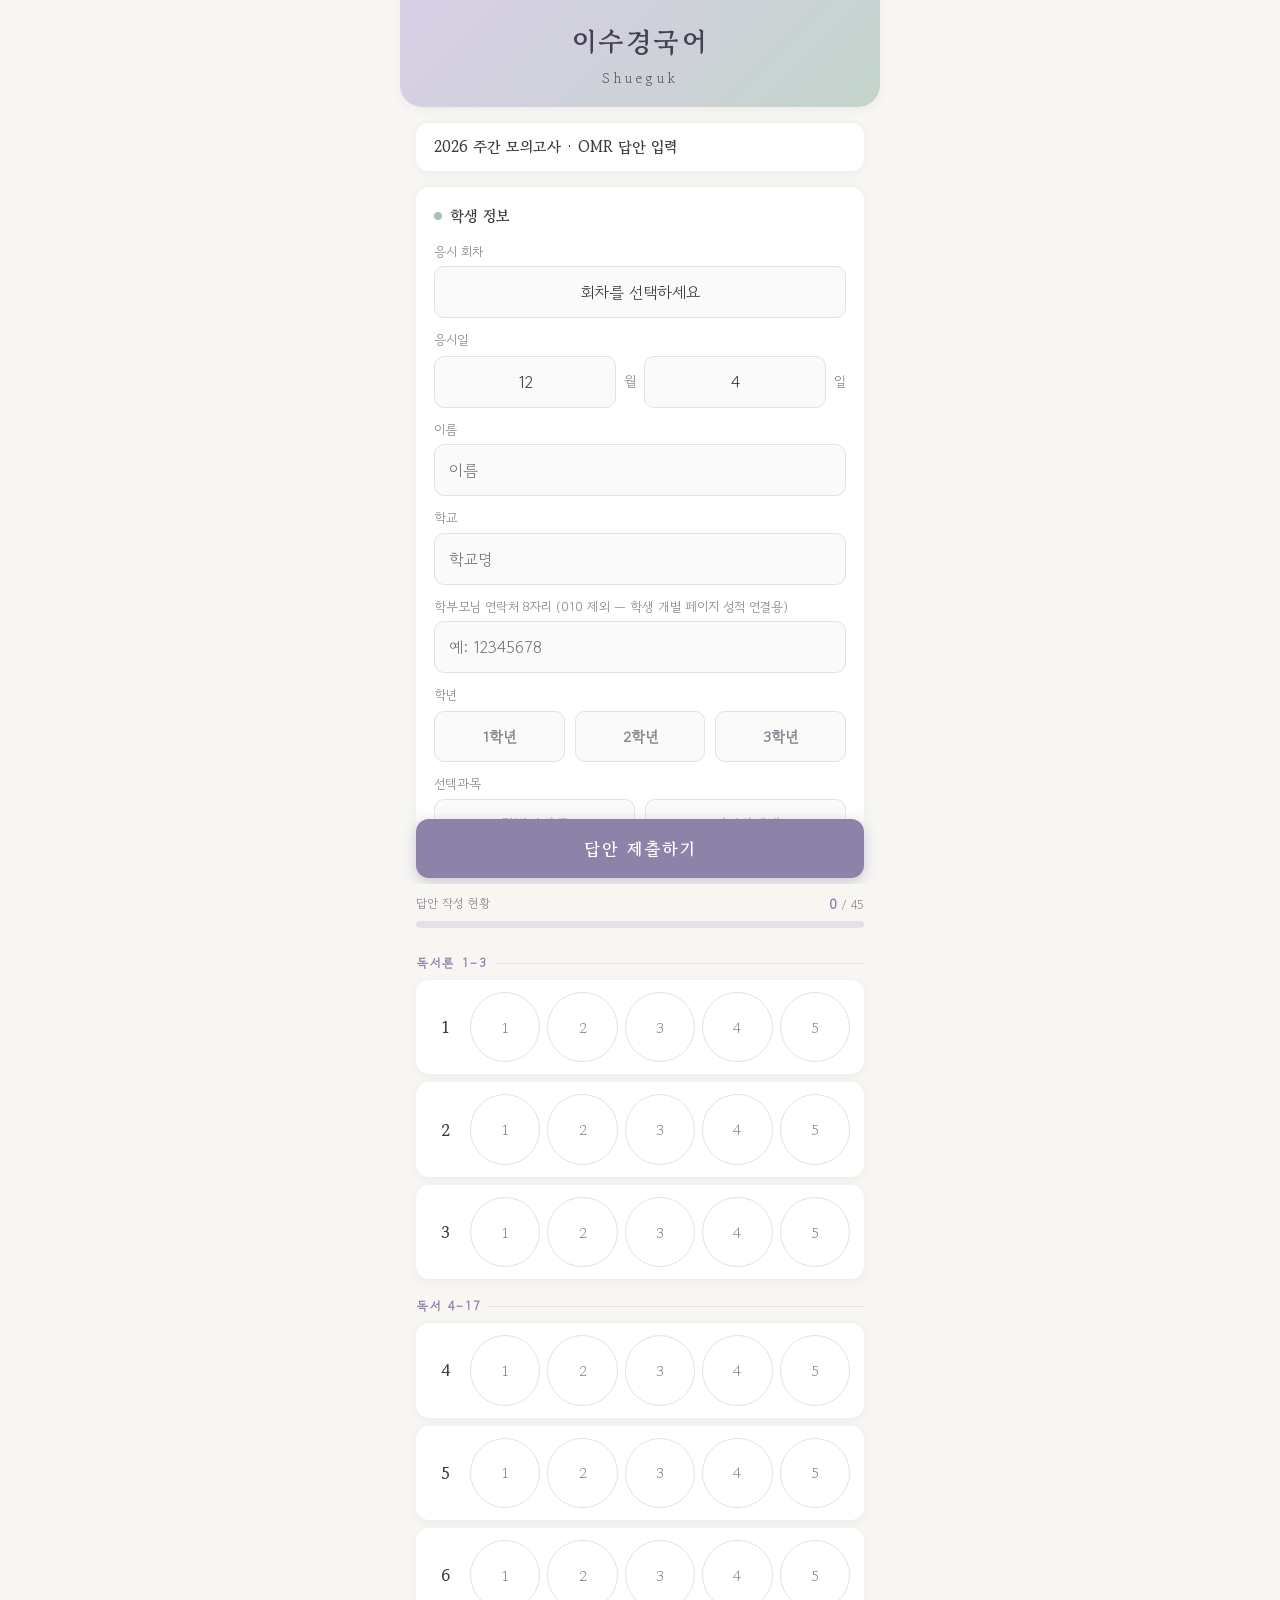
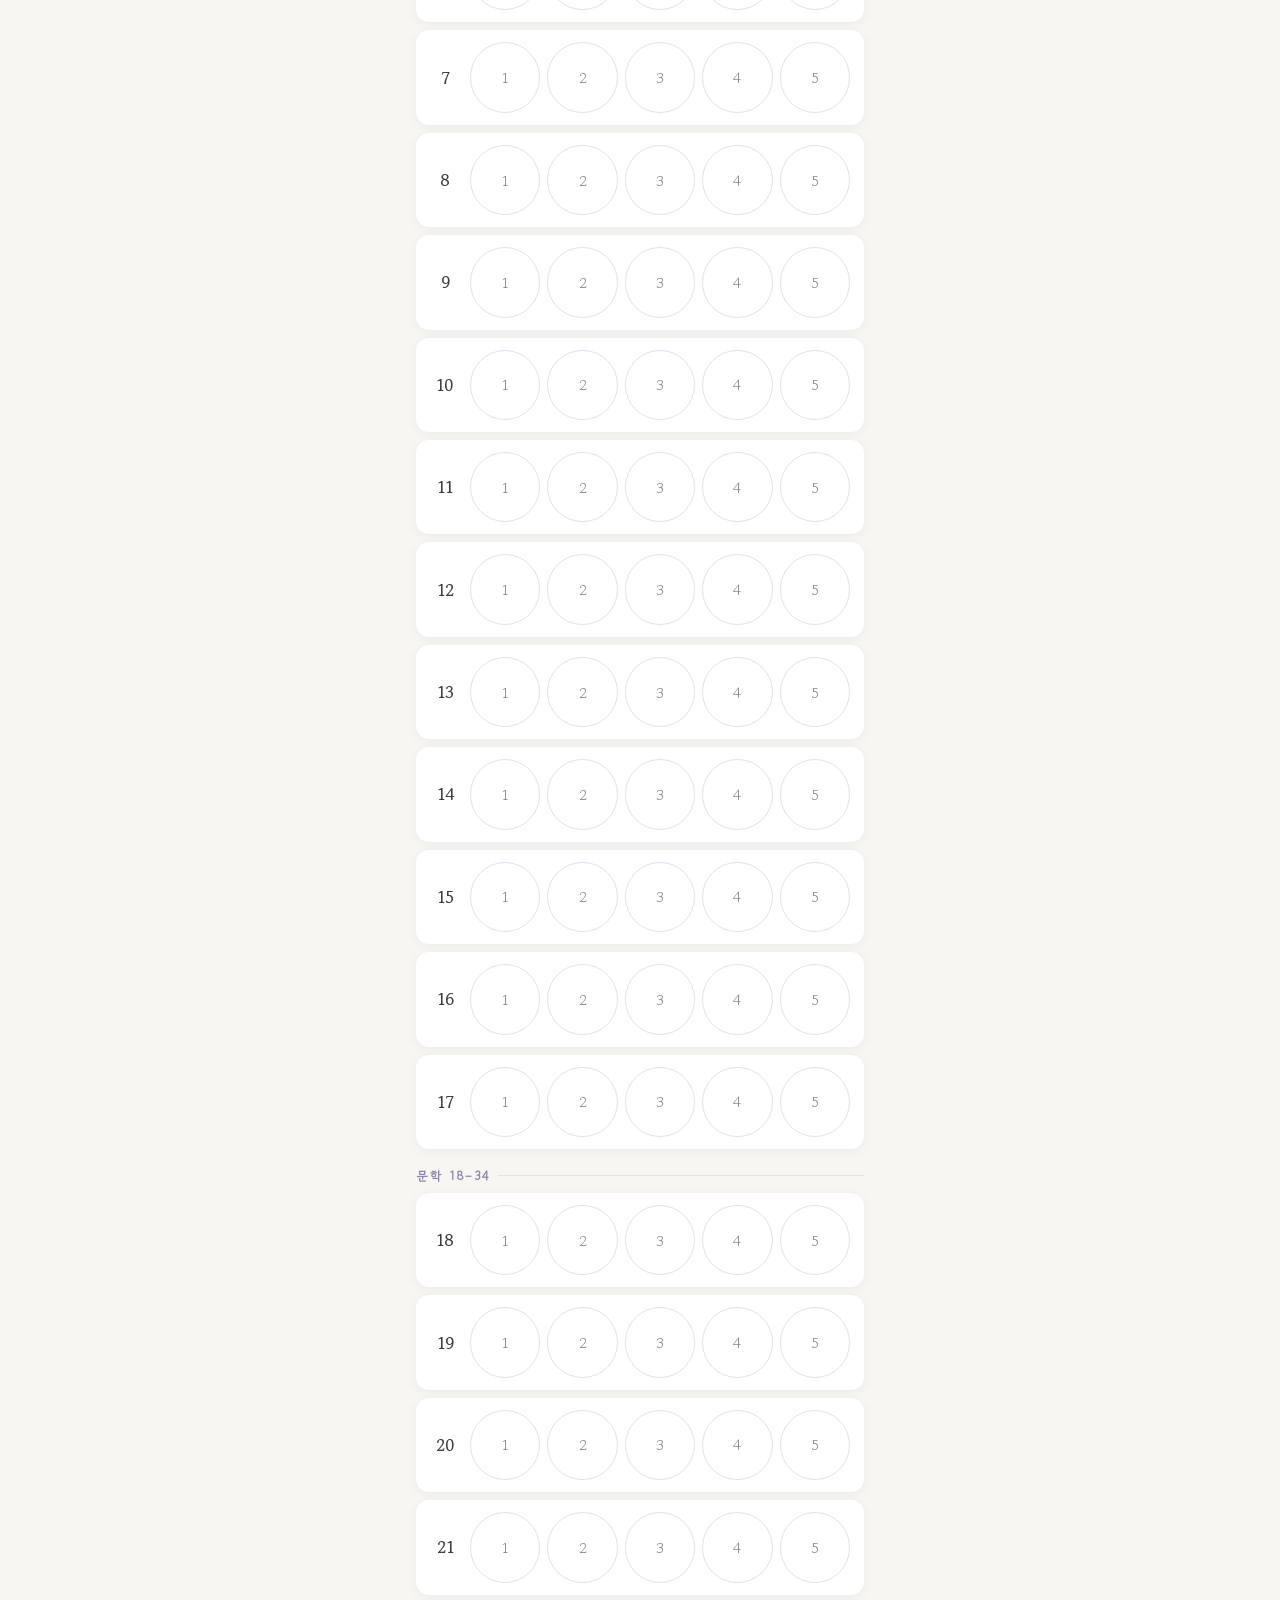
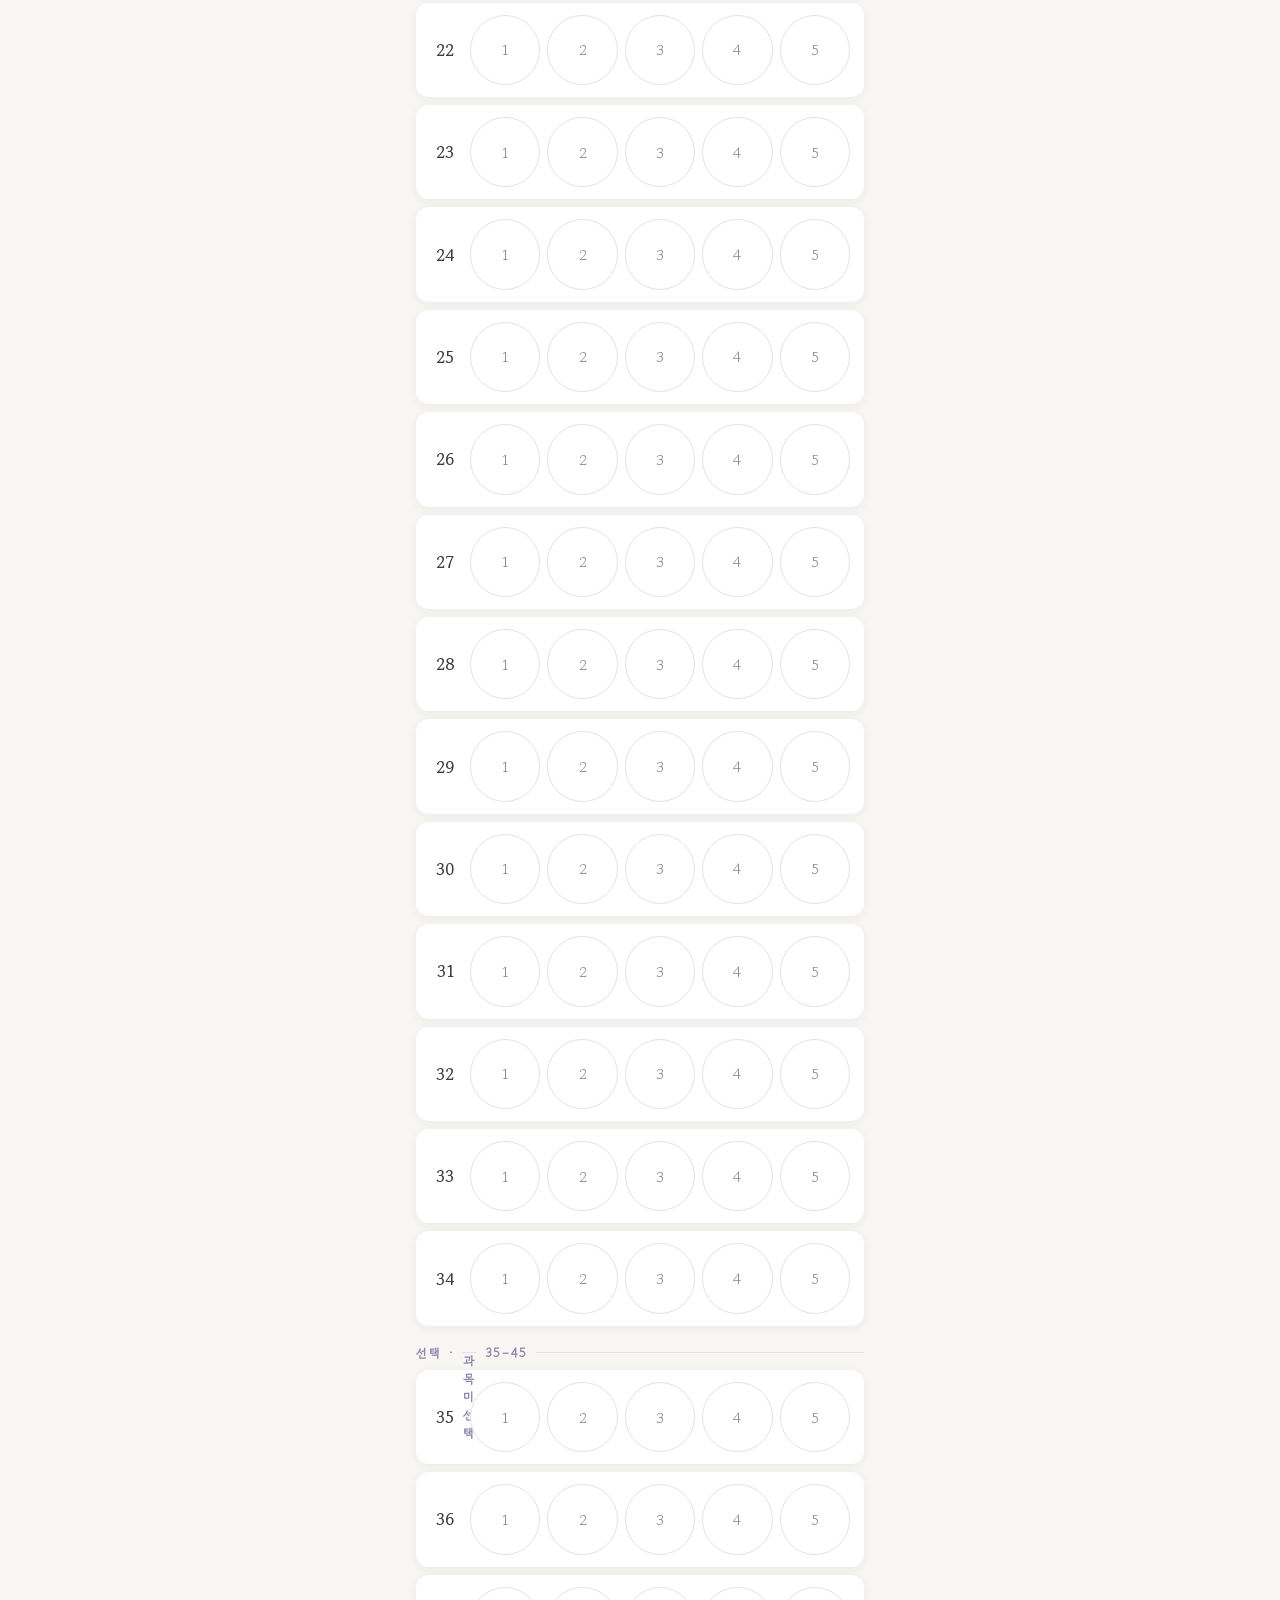
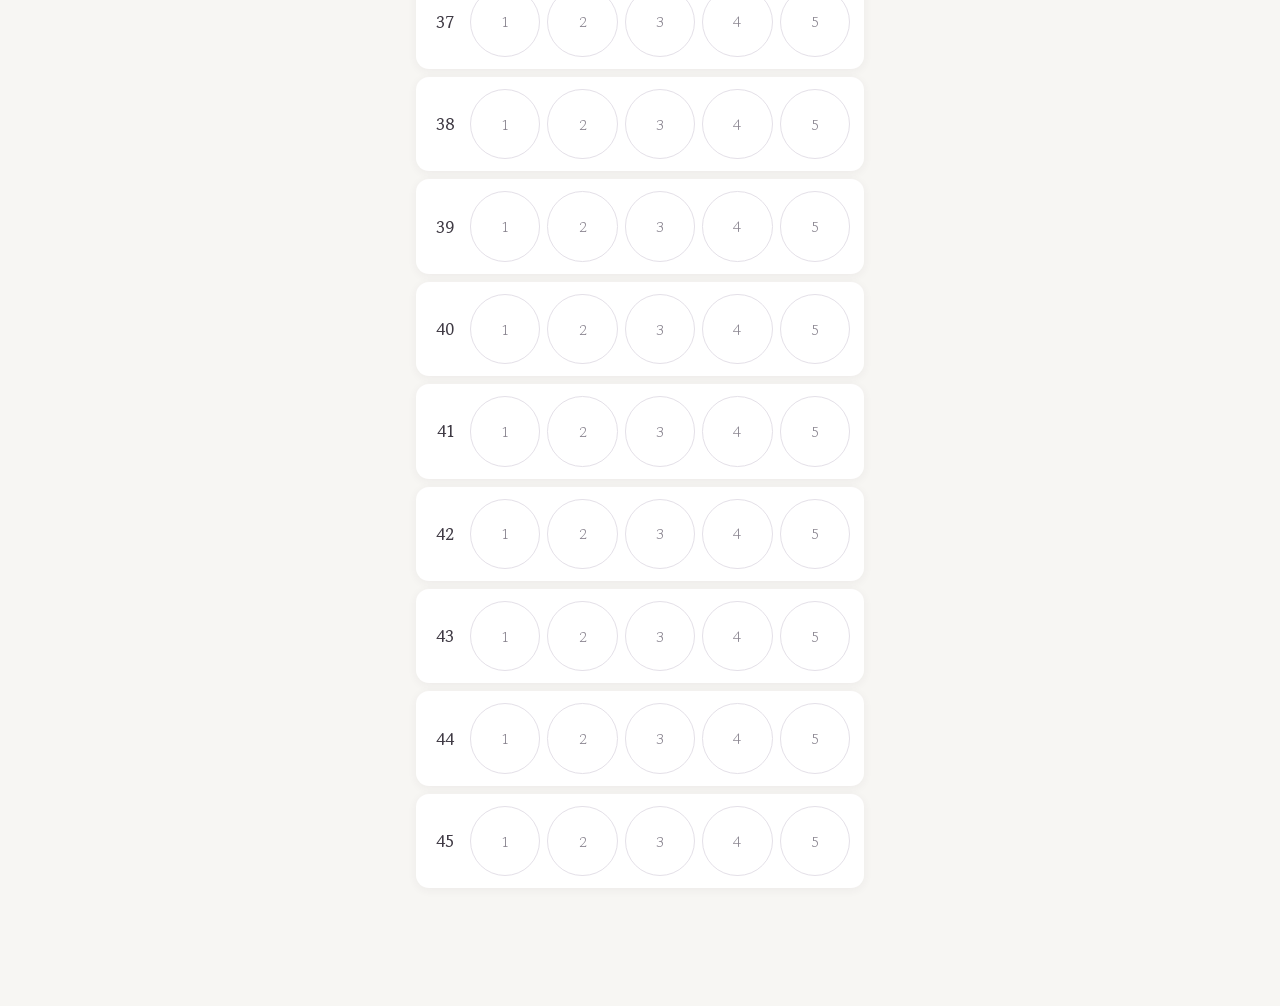
<file: index.html>
<!DOCTYPE html>
<html lang="ko">
<head>
<meta charset="utf-8">
<meta name="viewport" content="width=device-width, initial-scale=1, maximum-scale=1, user-scalable=no">
<title>이수경 국어 · 주간 모의고사 OMR</title>
<!-- ※ 실제 학생 화면은 Apps Script 프로젝트 안의 'omr_student' 파일로 서비스됩니다.
     이 파일은 참고본 — 여기 반영된 수정(학부모님 연락처 8자리 입력 + payload.studentId)을
     Apps Script의 omr_student에도 동일하게 적용하고 재배포해야 실서비스에 반영됩니다. -->

<!-- PWA: 홈 화면 추가용 아이콘·설정 (이수경국어 OMR) -->
<meta name="apple-mobile-web-app-capable" content="yes">
<meta name="apple-mobile-web-app-status-bar-style" content="default">
<meta name="apple-mobile-web-app-title" content="슈국 OMR">
<meta name="theme-color" content="#c6d5d2">
<link rel="apple-touch-icon" href="[data-uri]">
<link rel="icon" type="image/png" href="[data-uri]">
<link rel="preconnect" href="https://fonts.googleapis.com">
<link rel="preconnect" href="https://fonts.gstatic.com" crossorigin>
<link href="https://fonts.googleapis.com/css2?family=Gowun+Batang:wght@400;700&family=Gowun+Dodum&display=swap" rel="stylesheet">
<style>
  :root{
    --sage:#a9c0b4; --sage-d:#7fa08f;
    --lav:#b8b0cc; --lav-d:#8d83a8;
    --ink:#3f3a44; --muted:#8a8590;
    --line:#e4e0e8; --paper:#f7f6f3; --card:#ffffff;
    --ok:#1b8a3a; --ok-bg:#e3f2e8; --bad:#d0473f; --bar:#9b8fb5;
    --shadow:0 2px 10px rgba(63,58,68,.06);
  }
  *{box-sizing:border-box;-webkit-tap-highlight-color:transparent;}
  html,body{margin:0;padding:0;}
  body{
    font-family:'Gowun Dodum',-apple-system,sans-serif;
    background:var(--paper); color:var(--ink);
    max-width:480px; margin:0 auto; padding:0 0 110px;
    line-height:1.5;
  }
  /* ── 헤더 ── */
  .brand{
    background:linear-gradient(135deg,#d8cfe6 0%,#c4d4cc 100%);
    padding:22px 20px 18px; text-align:center;
    border-radius:0 0 22px 22px; box-shadow:var(--shadow);
  }
  .brand .name{
    font-family:'Gowun Batang',serif; font-weight:700;
    font-size:27px; letter-spacing:3px; color:#473f55;
  }
  .brand .sub{ font-family:'Gowun Batang',serif; font-size:14px; color:#5d5568; letter-spacing:4px; margin-top:5px; }
  .title-bar{
    background:var(--card); margin:16px 16px 0; padding:13px 18px;
    border-radius:12px; box-shadow:var(--shadow);
    font-family:'Gowun Batang',serif; font-size:15px; font-weight:700;
  }
  /* ── 학생정보 카드 ── */
  .card{
    background:var(--card); margin:16px; padding:18px;
    border-radius:14px; box-shadow:var(--shadow);
  }
  .card h3{
    margin:0 0 14px; font-size:15px; font-family:'Gowun Batang',serif;
    display:flex; align-items:center; gap:8px;
  }
  .card h3::before{ content:""; width:8px; height:8px; border-radius:50%; background:var(--sage); }
  label{ display:block; font-size:13px; color:var(--muted); margin:12px 0 5px; }
  input[type=text]{
    width:100%; padding:13px 14px; border:1.5px solid var(--line);
    border-radius:10px; font-size:16px; font-family:inherit; background:#fafafb;
    transition:border-color .15s;
  }
  input[type=text]:focus{ outline:none; border-color:var(--lav); background:#fff; }
  /* 응시일 드롭다운 */
  .date-row{ display:flex; align-items:center; gap:8px; margin-top:6px; }
  .sel{
    flex:1; padding:13px 12px; border:1.5px solid var(--line); border-radius:10px;
    font-size:16px; font-family:inherit; background:#fafafb; color:var(--ink);
    -webkit-appearance:none; appearance:none; text-align:center;
  }
  .sel:focus{ outline:none; border-color:var(--lav); background:#fff; }
  .date-row .unit{ font-size:14px; color:var(--muted); }
  /* 선택과목 토글 */
  .subj{ display:flex; gap:10px; margin-top:6px; }
  .subj button{
    flex:1; padding:14px 8px; border:1.5px solid var(--line); background:#fafafb;
    border-radius:10px; font-size:15px; font-family:inherit; color:var(--muted);
    cursor:pointer; transition:all .15s; font-weight:700;
  }
  .subj button.on{
    background:var(--lav); border-color:var(--lav); color:#fff;
    box-shadow:0 3px 8px rgba(141,131,168,.35);
  }
  /* ── 진행률 ── */
  .progress-wrap{
    position:sticky; top:0; z-index:20; background:var(--paper);
    padding:10px 16px 8px; backdrop-filter:blur(4px);
  }
  .progress-info{ display:flex; justify-content:space-between; font-size:12px; color:var(--muted); margin-bottom:6px; }
  .progress-info b{ color:var(--lav-d); font-size:14px; }
  .bar{ height:7px; background:var(--line); border-radius:99px; overflow:hidden; }
  .bar > i{ display:block; height:100%; width:0; background:linear-gradient(90deg,var(--sage),var(--lav)); transition:width .3s; }
  /* ── 문항 섹션 ── */
  .sec-label{
    margin:18px 16px 4px; font-size:12px; letter-spacing:2px; color:var(--lav-d);
    font-weight:700; display:flex; align-items:center; gap:8px;
  }
  .sec-label span{ flex:1; height:1px; background:var(--line); }
  .q{
    background:var(--card); margin:8px 16px; padding:12px 14px;
    border-radius:13px; box-shadow:var(--shadow);
    display:flex; align-items:center; gap:10px;
    transition:box-shadow .15s;
  }
  .q.answered{ box-shadow:0 0 0 1.5px var(--sage) inset, var(--shadow); }
  .q .num{
    width:30px; flex-shrink:0; text-align:center;
    font-family:'Gowun Batang',serif; font-weight:700; font-size:16px; color:var(--ink);
  }
  .choices{ display:flex; gap:7px; flex:1; }
  .choices button{
    flex:1; aspect-ratio:1; min-width:0; border:1.5px solid var(--line);
    background:#fff; border-radius:50%; font-size:15px; color:var(--muted);
    font-family:'Gowun Batang',serif; cursor:pointer; transition:all .12s;
  }
  .choices button:active{ transform:scale(.9); }
  .choices button.sel{
    background:var(--sage-d); border-color:var(--sage-d); color:#fff; font-weight:700;
    box-shadow:0 2px 6px rgba(127,160,143,.4);
  }
  /* ── 하단 제출 바 ── */
  .footer{
    position:fixed; bottom:0; left:50%; transform:translateX(-50%);
    width:100%; max-width:480px; padding:12px 16px 22px;
    background:linear-gradient(to top,var(--paper) 70%,transparent);
  }
  #submit{
    width:100%; padding:17px; border:none; border-radius:13px;
    background:var(--lav-d); color:#fff; font-size:17px; font-weight:700;
    font-family:'Gowun Batang',serif; cursor:pointer; letter-spacing:2px;
    box-shadow:0 4px 14px rgba(141,131,168,.4); transition:opacity .15s;
  }
  #submit:active{ opacity:.85; }
  #submit:disabled{ background:var(--muted); box-shadow:none; }
  /* ── 완료 화면 ── */
  .done{
    display:none; text-align:center; padding:70px 30px;
  }
  .done .check{
    width:84px; height:84px; margin:0 auto 22px; border-radius:50%;
    background:var(--ok-bg); display:flex; align-items:center; justify-content:center;
    font-size:42px; color:var(--ok);
  }
  .done h2{ font-family:'Gowun Batang',serif; margin:0 0 8px; }
  .done p{ color:var(--muted); font-size:14px; }
  .toast{
    position:fixed; bottom:96px; left:50%; transform:translateX(-50%) translateY(20px);
    background:var(--ink); color:#fff; padding:11px 20px; border-radius:99px;
    font-size:13px; opacity:0; transition:all .25s; pointer-events:none; z-index:50; white-space:nowrap;
  }
  .toast.show{ opacity:1; transform:translateX(-50%) translateY(0); }

  /* ───── 성적표 영역 ───── */
  #report{ display:none; }
  #report .rbrand{ background:linear-gradient(135deg,#d8cfe6 0%,#c4d4cc 100%);
    padding:22px; display:flex; align-items:center; justify-content:space-between;
    border-radius:0 0 22px 22px; box-shadow:var(--shadow); }
  #report .rbrand .name{ font-family:'Gowun Batang',serif; font-weight:700; font-size:24px; letter-spacing:2px; color:#473f55; }
  #report .rbrand .sub{ font-family:'Gowun Batang',serif; font-size:13px; color:#5d5568; letter-spacing:2px; margin-top:4px; }
  #report .rbrand .logo{ width:54px;height:54px;border-radius:50%;background:rgba(255,255,255,.55);
    display:flex;align-items:center;justify-content:center;font-family:'Gowun Batang',serif;font-size:11px;color:#6b6280; }
  #report .tbar{ background:#e8e3f0; margin:16px; padding:11px 18px; border-radius:10px;
    font-family:'Gowun Batang',serif; font-size:15px; font-weight:700; color:#4a4356; text-align:center; }
  #report section{ margin:16px; }
  #report h2{ font-family:'Gowun Batang',serif; font-size:16px; margin:0 0 10px; display:flex; align-items:center; gap:8px; }
  #report h2::before{ content:""; width:9px;height:9px;border-radius:2px;background:var(--lav); }
  #report table{ width:100%; border-collapse:collapse; background:#fff; border-radius:10px; overflow:hidden; box-shadow:var(--shadow); }
  #report th,#report td{ padding:11px 8px; text-align:center; font-size:14px; }
  #report .info th{ background:#cdd9e0; color:#3c4a52; font-weight:700; }
  #report .info td{ background:#efeef1; }
  #report .score th{ background:#cdd9e0; color:#3c4a52; }
  #report .score td{ background:#efeef1; font-size:15px; }
  #report .score .big{ font-family:'Gowun Batang',serif; font-size:22px; font-weight:700; color:var(--lav-d); }
  #report table.areatbl th{ background:#dcd5e6; color:#473f55; font-size:13px; padding:9px 6px; }
  #report table.areatbl td{ padding:9px 6px; font-size:13.5px; border-bottom:1px solid var(--line); white-space:nowrap; }
  #report table.areatbl td.areaname{ text-align:left; padding-left:14px; }
  #report table.areatbl .cat{ color:var(--muted); font-size:12px; font-weight:700; }
  #report table.areatbl .hit{ color:var(--lav-d); font-weight:700; }
  #report table.areatbl tr.total td{ background:#efeef1; font-weight:700; }
  #report .chart{ background:#fff; border-radius:10px; box-shadow:var(--shadow); padding:14px 10px 8px; margin-top:14px; }
  #report .grid-wrap{ overflow-x:auto; background:#fff; border-radius:10px; box-shadow:var(--shadow); padding:4px; }
  #report table.scoretbl{ min-width:480px; }
  #report table.scoretbl th,#report table.scoretbl td{ padding:7px 5px; font-size:12.5px; border:1px solid #eee; }
  #report .rowlabel{ background:#dcd5e6; color:#473f55; font-weight:700; white-space:nowrap; font-size:12px; }
  #report .qn{ background:#e8e3f0; font-weight:700; color:#4a4356; }
  #report td.o{ color:var(--ok); font-weight:700; }
  #report td.x{ color:var(--bad); font-weight:700; background:#fcebea; }
  #report .legend{ font-size:12px; color:var(--muted); margin-top:8px; text-align:right; }
</style>
</head>
<body>

<div id="main">
  <!-- 헤더 -->
  <div class="brand">
    <div class="name">이수경국어</div>
    <div class="sub">Shueguk</div>
  </div>
  <div class="title-bar">2026 주간 모의고사 · OMR 답안 입력</div>

  <!-- 학생정보 -->
  <div class="card">
    <h3>학생 정보</h3>
    <label>응시 회차</label>
    <select id="exam" class="sel" style="width:100%;">
      <option value="">회차를 선택하세요</option>
    </select>
    <label>응시일</label>
    <div class="date-row">
      <select id="mon" class="sel"></select>
      <span class="unit">월</span>
      <select id="day" class="sel"></select>
      <span class="unit">일</span>
    </div>
    <label>이름</label>
    <input type="text" id="name" placeholder="이름" autocomplete="off">
    <label>학교</label>
    <input type="text" id="school" placeholder="학교명" autocomplete="off">
    <label>학부모님 연락처 8자리 (010 제외 — 학생 개별 페이지 성적 연결용)</label>
    <input type="text" id="parentPhone" placeholder="예: 12345678" inputmode="numeric" maxlength="9" autocomplete="off">
    <label>학년</label>
    <div class="subj">
      <button type="button" data-grade="1" onclick="pickGrade(this)">1학년</button>
      <button type="button" data-grade="2" onclick="pickGrade(this)">2학년</button>
      <button type="button" data-grade="3" onclick="pickGrade(this)">3학년</button>
    </div>
    <label>선택과목</label>
    <div class="subj">
      <button type="button" data-subj="화법과작문" onclick="pickSubj(this)">화법과작문</button>
      <button type="button" data-subj="언어와매체" onclick="pickSubj(this)">언어와매체</button>
    </div>
  </div>

  <!-- 진행률 -->
  <div class="progress-wrap">
    <div class="progress-info"><span>답안 작성 현황</span><span><b id="cnt">0</b> / 45</span></div>
    <div class="bar"><i id="barFill"></i></div>
  </div>

  <!-- 문항 영역 (스크립트가 영역별로 자동 생성) -->
  <div id="quiz"></div>
</div>

<!-- 완료 화면 -->
<div class="done" id="done">
  <div class="check">✓</div>
  <h2>제출이 완료되었습니다</h2>
  <p id="doneMsg"></p>
</div>

<!-- 제출 바 -->
<div class="footer" id="footer">
  <button id="submit" onclick="submit()">답안 제출하기</button>
</div>

<!-- 성적표 -->
<div id="report"></div>

<div class="toast" id="toast"></div>

<script>
  // ▼▼▼ [중요] 배포 후 받은 Apps Script 웹앱 주소를 아래 따옴표 안에 붙여넣으세요 ▼▼▼
  const API_URL = "https://script.google.com/macros/s/AKfycbyUHMdCH_u35Oeu6lEmx3yOYscoKLwEB8TC0QHGBOaCXZ4rbAnkMpP9_Na4l3QLOajGPA/exec";
  // ▲▲▲ 예: https://script.google.com/macros/s/AKfy.../exec ▲▲▲

  // 서버에서 데이터 가져오기 (GET)
  async function apiGet(params){
    const url = API_URL + (API_URL.includes('?') ? '&' : '?') + params;
    const r = await fetch(url);
    return await r.json();
  }
  // 서버로 제출하기 (POST) — CORS 회피를 위해 text/plain 본문 사용
  async function apiPost(obj){
    const r = await fetch(API_URL, {
      method:'POST',
      headers:{'Content-Type':'text/plain;charset=utf-8'},
      body: JSON.stringify(obj)
    });
    return await r.json();
  }
  function apiReady(){ return API_URL && API_URL.indexOf('script.google.com') !== -1; }

  const TOTAL = 45;
  // 영역 구분 (성적표 큰 분류와 일치)
  const SECTIONS = [
    { name:'독서론',  from:1,  to:3  },
    { name:'독서',    from:4,  to:17 },
    { name:'문학',    from:18, to:34 },
    { name:'선택과목', from:35, to:45, select:true }
  ];
  const picks = {};
  let subject = null;
  let grade = null;

  // 응시일 드롭다운 채우기 (월 1~12, 일 1~31)
  (function fillDate(){
    const mon=document.getElementById('mon'), day=document.getElementById('day');
    const now=new Date();
    for(let m=1;m<=12;m++){ const o=document.createElement('option'); o.value=m; o.textContent=m; if(m===now.getMonth()+1)o.selected=true; mon.appendChild(o); }
    for(let d=1;d<=31;d++){ const o=document.createElement('option'); o.value=d; o.textContent=d; if(d===now.getDate())o.selected=true; day.appendChild(o); }
  })();

  // 회차 목록 불러오기 (스프레드시트에서 자동)
  function fillExamList(names){
    const sel=document.getElementById('exam');
    sel.innerHTML='<option value="">회차를 선택하세요</option>';
    names.forEach(n=>{ const o=document.createElement('option'); o.value=n; o.textContent=n; sel.appendChild(o); });
  }
  (function loadExams(){
    if(apiReady()){
      apiGet('action=examList')
        .then(res=>{
          if(res && res.ok && Array.isArray(res.list)) fillExamList(res.list);
          else toast('회차 목록을 불러오지 못했습니다');
        })
        .catch(()=>toast('회차 목록을 불러오지 못했습니다'));
    }else{
      // 주소 미입력(로컬 데모): 임시 목록
      fillExamList(['상상3-4회차','상상3-5회차']);
    }
  })();

  // 문항 한 개 생성
  function makeQ(i){
    const q = document.createElement('div');
    q.className='q'; q.id='q'+i;
    q.innerHTML = `<span class="num">${i}</span><div class="choices"></div>`;
    const ch = q.querySelector('.choices');
    for(let j=1;j<=5;j++){
      const b=document.createElement('button');
      b.textContent=j;
      b.onclick=()=>choose(i,j,ch,q);
      ch.appendChild(b);
    }
    return q;
  }

  // 영역별 섹션 렌더링
  function buildQuiz(){
    const quiz=document.getElementById('quiz');
    SECTIONS.forEach(sec=>{
      const label=document.createElement('div');
      label.className='sec-label';
      if(sec.select){
        label.innerHTML=`선택 · <span id="subjLabel" style="flex:0;color:var(--lav-d)">과목 미선택</span> ${sec.from}–${sec.to}<span></span>`;
      }else{
        label.innerHTML=`${sec.name} ${sec.from}–${sec.to}<span></span>`;
      }
      quiz.appendChild(label);
      for(let i=sec.from;i<=sec.to;i++) quiz.appendChild(makeQ(i));
    });
  }
  buildQuiz();

  function choose(i,j,ch,q){
    picks[i]=j;
    ch.querySelectorAll('button').forEach(x=>x.classList.remove('sel'));
    ch.children[j-1].classList.add('sel');
    q.classList.add('answered');
    updateProgress();
  }

  function updateProgress(){
    const n=Object.keys(picks).length;
    document.getElementById('cnt').textContent=n;
    document.getElementById('barFill').style.width=(n/TOTAL*100)+'%';
  }

  function pickSubj(btn){
    subject=btn.dataset.subj;
    btn.parentElement.querySelectorAll('button').forEach(b=>b.classList.remove('on'));
    btn.classList.add('on');
    const lbl=document.getElementById('subjLabel'); if(lbl) lbl.textContent=subject;
  }

  function pickGrade(btn){
    grade=btn.dataset.grade;
    btn.parentElement.querySelectorAll('button').forEach(b=>b.classList.remove('on'));
    btn.classList.add('on');
  }

  function toast(msg){
    const t=document.getElementById('toast');
    t.textContent=msg; t.classList.add('show');
    clearTimeout(t._t); t._t=setTimeout(()=>t.classList.remove('show'),2200);
  }

  function submit(){
    const name=document.getElementById('name').value.trim();
    const school=document.getElementById('school').value.trim();
    const studentId=document.getElementById('parentPhone').value.replace(/\D/g,'');
    const examName=document.getElementById('exam').value;
    const mon=document.getElementById('mon').value;
    const day=document.getElementById('day').value;
    if(!examName){ toast('응시 회차를 선택해 주세요'); window.scrollTo({top:0,behavior:'smooth'}); return; }
    if(!name){ toast('이름을 입력해 주세요'); document.getElementById('name').focus(); return; }
    if(!school){ toast('학교를 입력해 주세요'); document.getElementById('school').focus(); return; }
    if(!/^\d{8}$/.test(studentId)){ toast('학부모님 연락처 8자리를 입력해 주세요 (010 제외)'); document.getElementById('parentPhone').focus(); return; }
    if(!grade){ toast('학년을 선택해 주세요'); window.scrollTo({top:0,behavior:'smooth'}); return; }
    if(!subject){ toast('선택과목을 골라 주세요'); window.scrollTo({top:0,behavior:'smooth'}); return; }

    const missing=[];
    for(let i=1;i<=TOTAL;i++) if(!picks[i]) missing.push(i);
    if(missing.length){
      if(!confirm(`미응답 ${missing.length}문항이 있습니다 (${missing.slice(0,5).join(', ')}${missing.length>5?'...':''}).\n그대로 제출할까요?`)) return;
    }

    const payload={
      examName, name, school, grade, subject,
      studentId,   // 부모님 8자리 — 응답 시트 '학생ID' 열에 기록(동명이인 구분용)
      examDate: `${mon}월 ${day}일`,
      examMonth: Number(mon), examDay: Number(day),
      answers: picks,
      submittedAt: new Date().toISOString()
    };

    const btn=document.getElementById('submit');
    btn.disabled=true; btn.textContent='채점 중...';

    if(apiReady()){
      // 서버가 채점·저장 후 성적표 데이터(객체)를 돌려줌
      apiPost({ action:'submit', payload: payload })
        .then(function(res){
          if(res && res.ok){ onDone(res); }
          else{ btn.disabled=false; btn.textContent='답안 제출하기'; toast('채점 오류: ' + (res&&res.error?res.error:'알 수 없음')); }
        })
        .catch(function(e){ btn.disabled=false; btn.textContent='답안 제출하기'; toast('제출 실패: 다시 시도해 주세요'); });
    }else{
      // 주소 미입력(로컬 데모): 서버 없이 완료 화면만
      console.log('제출 payload:', payload);
      setTimeout(()=>onDone({ student:payload, result:null }), 600);
    }
  }

  function onDone(res){
    document.getElementById('main').style.display='none';
    document.getElementById('footer').style.display='none';
    if(res && res.result){
      renderReport(res);          // 서버 채점 결과 → 성적표
    }else{
      // 데모(로컬): 결과가 없으면 완료 메시지만
      const p=res.student||res;
      document.getElementById('done').style.display='block';
      document.getElementById('doneMsg').textContent=
        `${p.name} · ${p.school} ${p.grade}학년 · ${p.subject} · ${p.examName||''} · ${p.examDate} 응시 제출 완료 (데모: 서버 연동 시 성적표 표시)`;
      window.scrollTo(0,0);
    }
  }

  /* ─── 성적표 렌더링 (서버가 준 결과 res를 그림) ─── */
  function renderReport(res){
    const st=res.student, exam=res.exam, r=res.result;
    const catCount={}; r.areas.forEach(a=>catCount[a.cat]=(catCount[a.cat]||0)+1);
    const catSeen={}; let areaRows='';
    r.areas.forEach(a=>{
      const first=!catSeen[a.cat]; catSeen[a.cat]=true;
      areaRows+=`<tr>${first?`<td class="cat" rowspan="${catCount[a.cat]}">${a.cat}</td>`:''}
        <td class="areaname">${a.name}</td><td>${a.full}</td><td class="hit">${a.score}</td><td>${a.rate}</td></tr>`;
    });
    function block(s,e){
      let qn='<tr><td class="rowlabel">문항</td>',an='<tr><td class="rowlabel">정답</td>',
          my='<tr><td class="rowlabel">학생답안</td>',ox='<tr><td class="rowlabel">정오</td>';
      for(let q=s;q<=e;q++){ const d=r.detail[q];
        qn+=`<td class="qn">${q}</td>`; an+=`<td>${d.ans}</td>`;
        my+=`<td class="${d.ok?'':'x'}">${d.mine}</td>`;
        ox+=`<td class="${d.ok?'o':'x'}">${d.ok?d.pt:0}</td>`; }
      return `<table class="scoretbl">${qn}</tr>${an}</tr>${my}</tr>${ox}</tr></table>`;
    }
    const PLOT=160;
    const bars=r.areas.map(a=>`<div style="flex:1;display:flex;flex-direction:column;align-items:center;justify-content:flex-end;height:100%;">
      <div style="font-size:11px;color:var(--muted);margin-bottom:3px;">${a.rate}</div>
      <div style="width:58%;height:${a.rate/100*PLOT}px;background:var(--bar);border-radius:3px 3px 0 0;"></div></div>`).join('');
    const labels=r.areas.map(a=>`<div style="flex:1;text-align:center;font-size:10.5px;color:var(--ink);line-height:1.2;word-break:keep-all;padding:0 2px;">${a.name}</div>`).join('');
    const chart=`<div style="display:flex;align-items:flex-end;gap:4px;height:${PLOT+20}px;border-bottom:1.5px solid var(--line);padding:0 6px;">${bars}</div>
      <div style="display:flex;gap:4px;padding:7px 6px 0;">${labels}</div>`;

    document.getElementById('report').innerHTML=`
      <div class="rbrand"><div><div class="name">이수경국어</div><div class="sub">Shueguk</div></div><div class="logo">Shueguk</div></div>
      <div class="tbar">2026 주간 모의고사 성적표 · ${exam.code}</div>
      <section><h2>1. 학생정보</h2>
        <table class="info"><tr><th>성명</th><th>학교</th><th>학년</th><th>선택과목</th><th>응시일</th></tr>
        <tr><td>${st.name}</td><td>${st.school}</td><td>${st.grade}</td><td>${exam.subject}</td><td>${st.examDate}</td></tr></table></section>
      <section><h2>2. 성적</h2>
        <table class="score"><tr><th>점수(100점 만점)</th><th>등급</th><th>등급컷</th></tr>
        <tr><td class="big">${r.got}</td><td class="big">${r.grade}</td><td>${exam.cuts.join('-')}</td></tr></table></section>
      <section><h2>3. 영역분류별 성취도 분석</h2>
        <table class="areatbl"><tr><th>분류</th><th>영역</th><th>배점</th><th>득점</th><th>성취도(%)</th></tr>
        ${areaRows}
        <tr class="total"><td colspan="2">합계</td><td>${r.total}</td><td>${r.got}</td><td>${Math.round(r.got/r.total*100)}</td></tr></table>
        <div class="chart">${chart}</div></section>
      <section><h2>4. 문항 채점표</h2>
        <div class="grid-wrap">${block(1,15)}${block(16,30)}${block(31,45)}</div>
        <div class="legend">정오 칸의 숫자 = 획득 배점 · 0 = 오답</div></section>`;
    document.getElementById('report').style.display='block';
    window.scrollTo(0,0);
  }
</script>
</body>
</html>
</file>
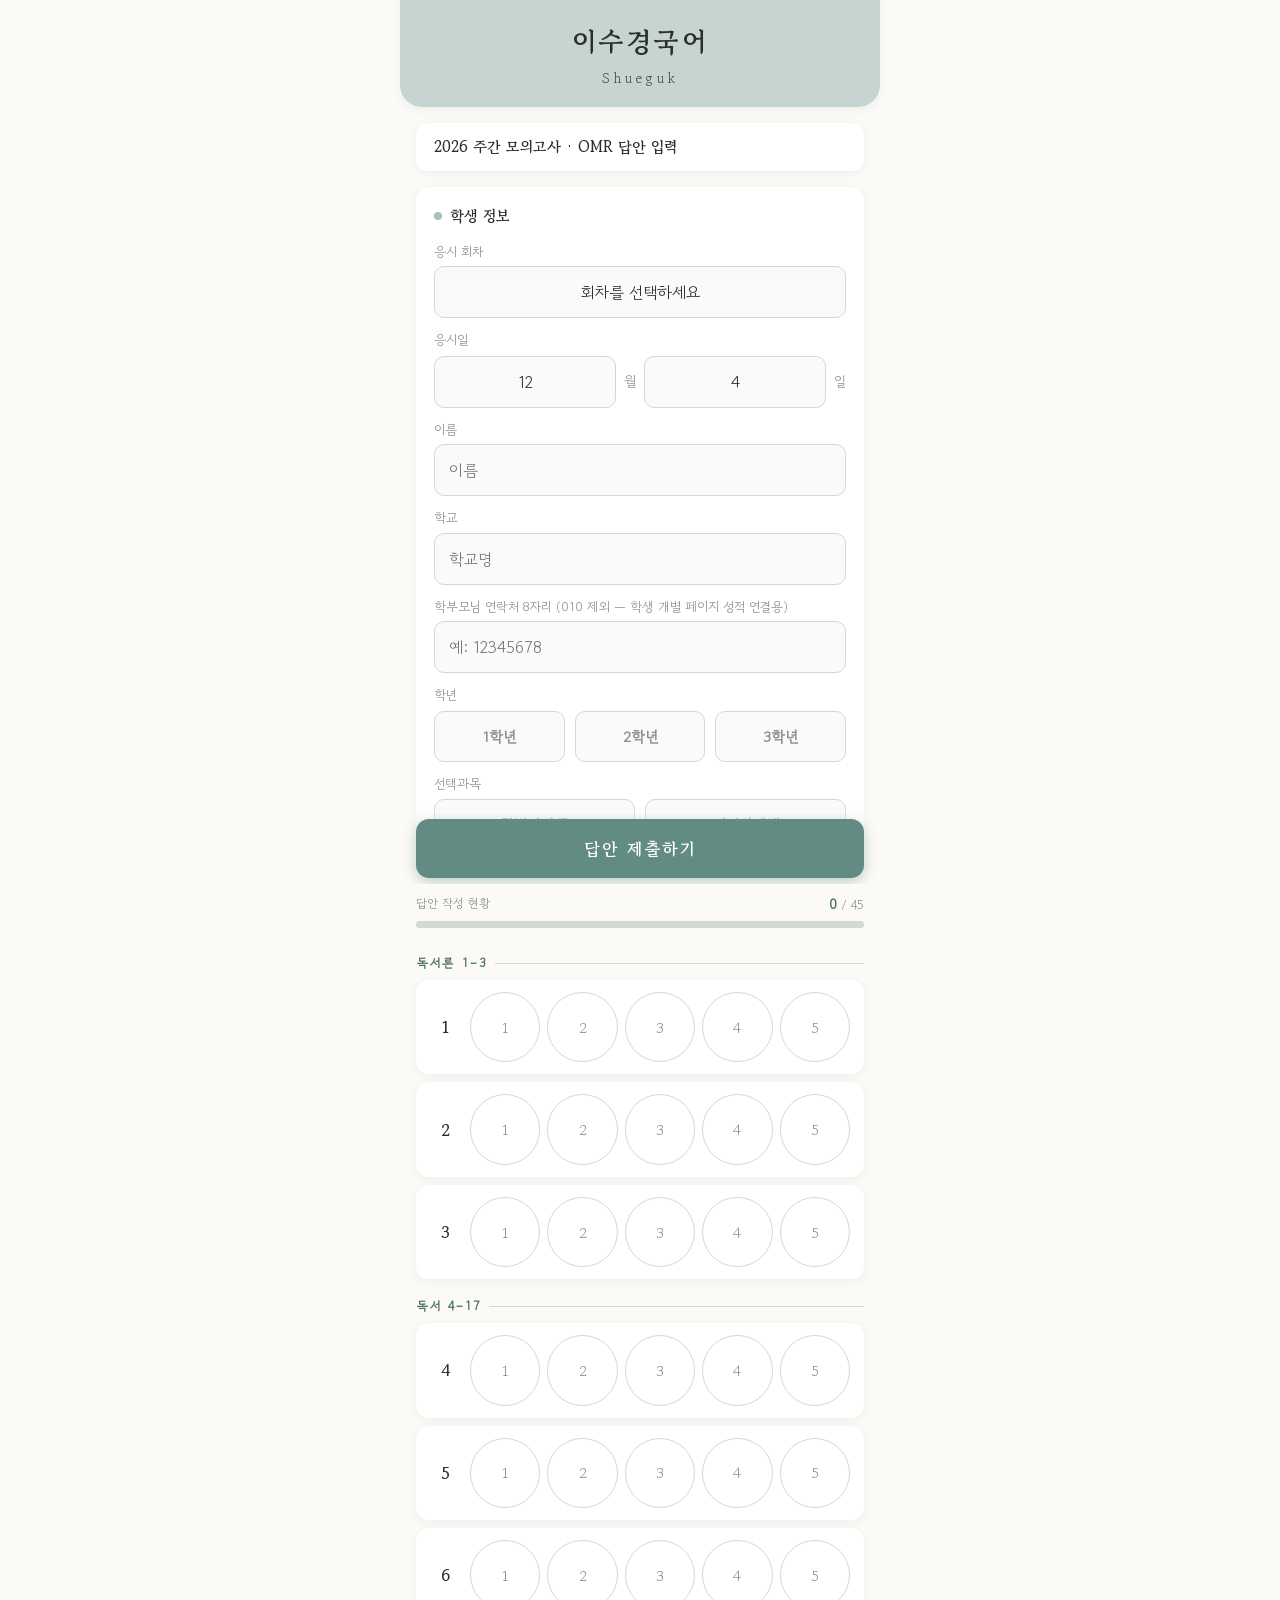
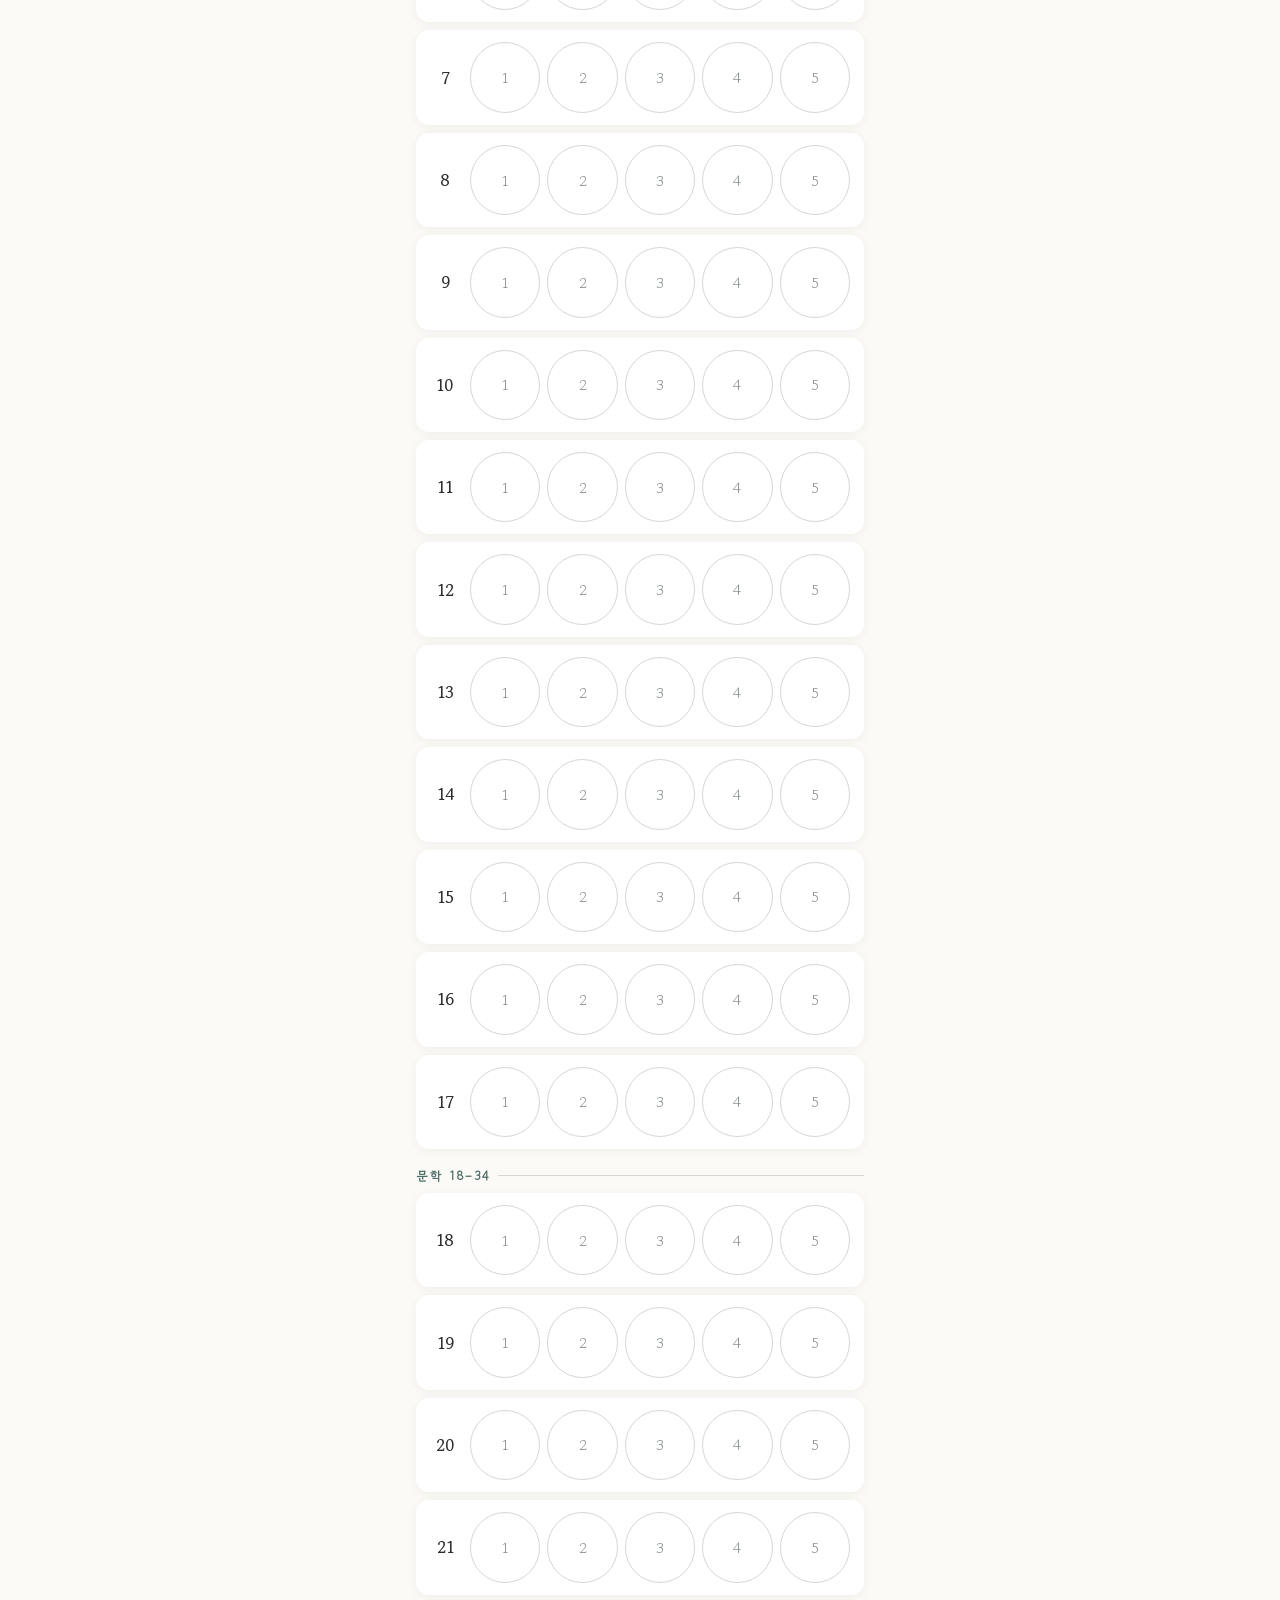
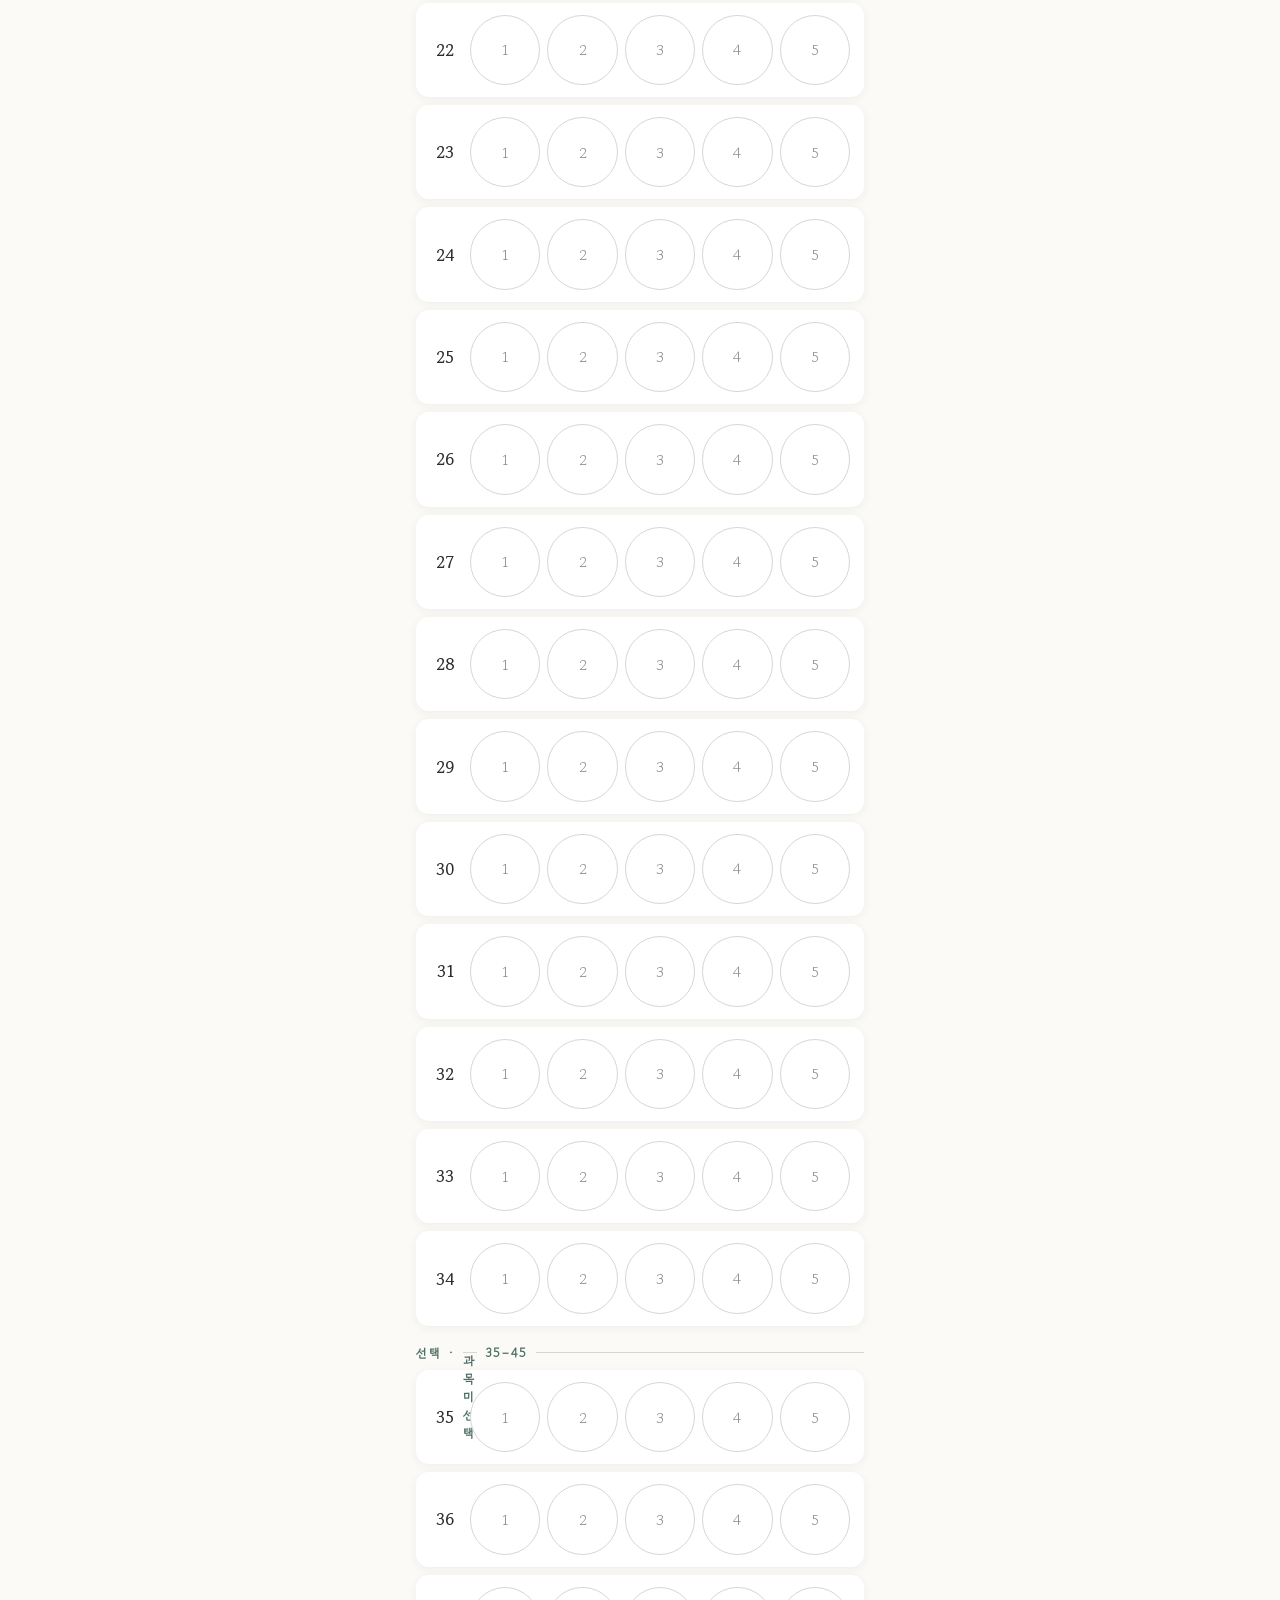
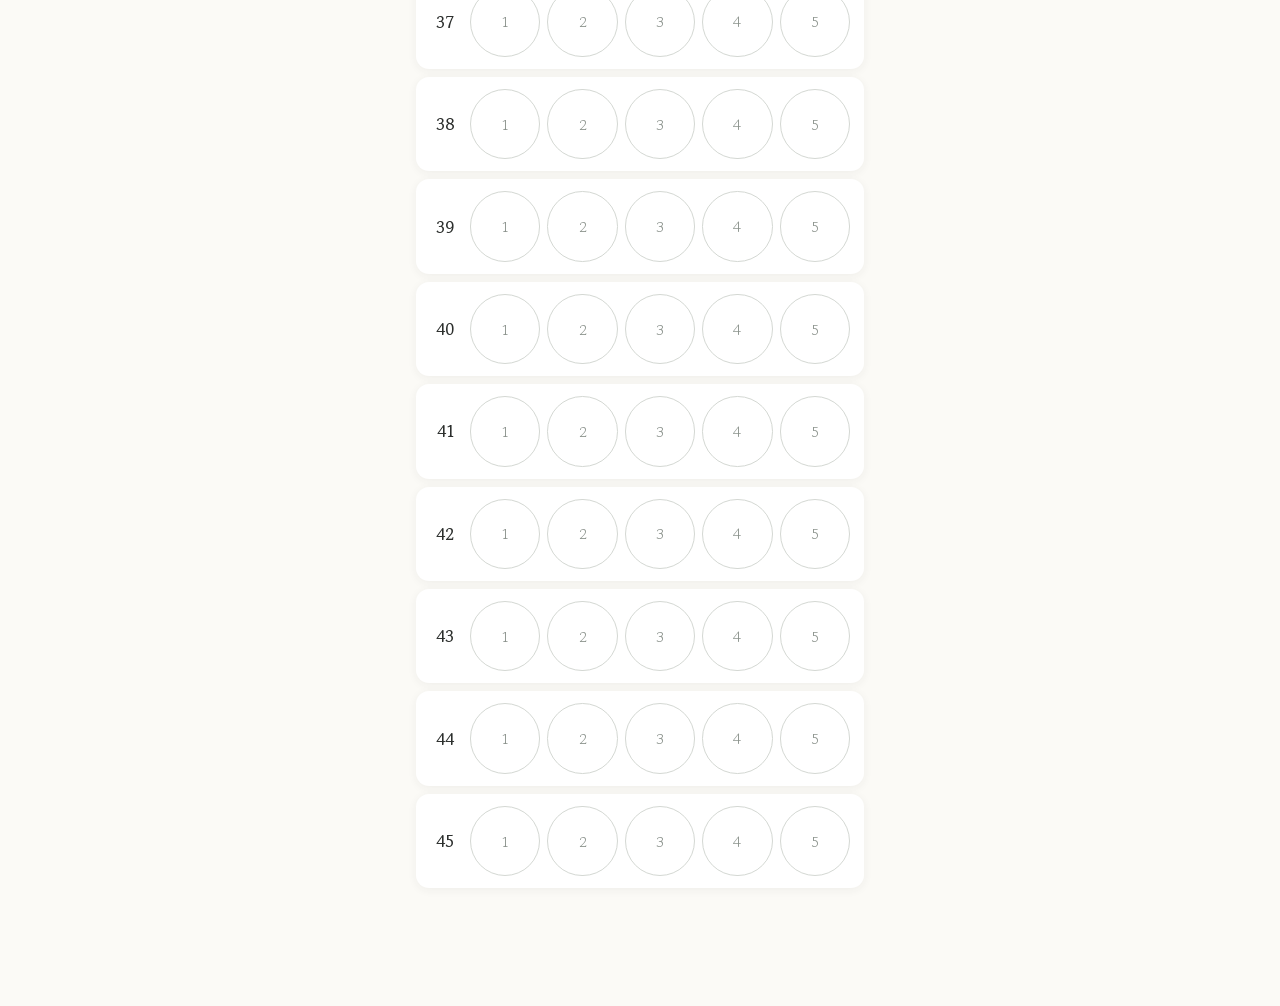
<file: omr_student.html>
<!DOCTYPE html>
<html lang="ko">
<head>
<meta charset="utf-8">
<meta name="viewport" content="width=device-width, initial-scale=1, maximum-scale=1, user-scalable=no">
<title>이수경 국어 · 주간 모의고사 OMR</title>
<!-- ※ 2026-08-26부터 학생 OMR의 본체는 shueguk-hub 저장소의 omr.html(정적 페이지)이다.
     앱스스크립트 doGet은 그쪽으로 리다이렉트만 하므로 이 파일은 더 이상 서빙되지 않는다 —
     화면 수정은 hub의 omr.html에서 할 것. (UI 이식 원본으로 보존) -->
<link rel="preconnect" href="https://fonts.googleapis.com">
<link rel="preconnect" href="https://fonts.gstatic.com" crossorigin>
<link href="https://fonts.googleapis.com/css2?family=Gowun+Batang:wght@400;700&family=Gowun+Dodum&display=swap" rel="stylesheet">
<style>
  :root{
    --sage:#A6C1BB; --sage-d:#628C83;
    --accent:#628C83; --accent-d:#4C6E66;
    --ink:#2C2F2D; --muted:#8B928C;
    --line:#D4D8D3; --paper:#FBFAF6; --card:#ffffff;
    --ok:#3E9B74; --ok-bg:#E4F1EA; --bad:#DB4C39; --bar:#628C83;
    --shadow:0 2px 10px rgba(44,47,45,.06);
  }
  *{box-sizing:border-box;-webkit-tap-highlight-color:transparent;}
  html,body{margin:0;padding:0;}
  body{
    font-family:'Gowun Dodum',-apple-system,sans-serif;
    background:var(--paper); color:var(--ink);
    max-width:480px; margin:0 auto; padding:0 0 110px;
    line-height:1.5;
  }
  /* ── 헤더 ── */
  .brand{
    background:#C6D5D2;
    padding:22px 20px 18px; text-align:center;
    border-radius:0 0 22px 22px; box-shadow:var(--shadow);
  }
  .brand .name{
    font-family:'Gowun Batang',serif; font-weight:700;
    font-size:27px; letter-spacing:3px; color:#2C2F2D;
  }
  .brand .sub{ font-family:'Gowun Batang',serif; font-size:14px; color:#3A544E; letter-spacing:4px; margin-top:5px; }
  .title-bar{
    background:var(--card); margin:16px 16px 0; padding:13px 18px;
    border-radius:12px; box-shadow:var(--shadow);
    font-family:'Gowun Batang',serif; font-size:15px; font-weight:700;
  }
  /* ── 학생정보 카드 ── */
  .card{
    background:var(--card); margin:16px; padding:18px;
    border-radius:14px; box-shadow:var(--shadow);
  }
  .card h3{
    margin:0 0 14px; font-size:15px; font-family:'Gowun Batang',serif;
    display:flex; align-items:center; gap:8px;
  }
  .card h3::before{ content:""; width:8px; height:8px; border-radius:50%; background:var(--sage); }
  label{ display:block; font-size:13px; color:var(--muted); margin:12px 0 5px; }
  input[type=text]{
    width:100%; padding:13px 14px; border:1.5px solid var(--line);
    border-radius:10px; font-size:16px; font-family:inherit; background:#fafafb;
    transition:border-color .15s;
  }
  input[type=text]:focus{ outline:none; border-color:var(--accent); background:#fff; }
  /* 응시일 드롭다운 */
  .date-row{ display:flex; align-items:center; gap:8px; margin-top:6px; }
  .sel{
    flex:1; padding:13px 12px; border:1.5px solid var(--line); border-radius:10px;
    font-size:16px; font-family:inherit; background:#fafafb; color:var(--ink);
    -webkit-appearance:none; appearance:none; text-align:center;
  }
  .sel:focus{ outline:none; border-color:var(--accent); background:#fff; }
  .date-row .unit{ font-size:14px; color:var(--muted); }
  /* 선택과목 토글 */
  .subj{ display:flex; gap:10px; margin-top:6px; }
  .subj button{
    flex:1; padding:14px 8px; border:1.5px solid var(--line); background:#fafafb;
    border-radius:10px; font-size:15px; font-family:inherit; color:var(--muted);
    cursor:pointer; transition:all .15s; font-weight:700;
  }
  .subj button.on{
    background:var(--accent); border-color:var(--accent); color:#fff;
    box-shadow:0 3px 8px rgba(98,140,131,.35);
  }
  /* ── 진행률 ── */
  .progress-wrap{
    position:sticky; top:0; z-index:20; background:var(--paper);
    padding:10px 16px 8px; backdrop-filter:blur(4px);
  }
  .progress-info{ display:flex; justify-content:space-between; font-size:12px; color:var(--muted); margin-bottom:6px; }
  .progress-info b{ color:var(--accent-d); font-size:14px; }
  .bar{ height:7px; background:var(--line); border-radius:99px; overflow:hidden; }
  .bar > i{ display:block; height:100%; width:0; background:var(--accent); transition:width .3s; }
  /* ── 문항 섹션 ── */
  .sec-label{
    margin:18px 16px 4px; font-size:12px; letter-spacing:2px; color:var(--accent-d);
    font-weight:700; display:flex; align-items:center; gap:8px;
  }
  .sec-label span{ flex:1; height:1px; background:var(--line); }
  .q{
    background:var(--card); margin:8px 16px; padding:12px 14px;
    border-radius:13px; box-shadow:var(--shadow);
    display:flex; align-items:center; gap:10px;
    transition:box-shadow .15s;
  }
  .q.answered{ box-shadow:0 0 0 1.5px var(--sage) inset, var(--shadow); }
  .q .num{
    width:30px; flex-shrink:0; text-align:center;
    font-family:'Gowun Batang',serif; font-weight:700; font-size:16px; color:var(--ink);
  }
  .choices{ display:flex; gap:7px; flex:1; }
  .choices button{
    flex:1; aspect-ratio:1; min-width:0; border:1.5px solid var(--line);
    background:#fff; border-radius:50%; font-size:15px; color:var(--muted);
    font-family:'Gowun Batang',serif; cursor:pointer; transition:all .12s;
  }
  .choices button:active{ transform:scale(.9); }
  .choices button.sel{
    background:var(--sage-d); border-color:var(--sage-d); color:#fff; font-weight:700;
    box-shadow:0 2px 6px rgba(98,140,131,.4);
  }
  /* ── 하단 제출 바 ── */
  .footer{
    position:fixed; bottom:0; left:50%; transform:translateX(-50%);
    width:100%; max-width:480px; padding:12px 16px 22px;
    background:linear-gradient(to top,var(--paper) 70%,transparent);
  }
  #submit{
    width:100%; padding:17px; border:none; border-radius:13px;
    background:var(--accent); color:#fff; font-size:17px; font-weight:700;
    font-family:'Gowun Batang',serif; cursor:pointer; letter-spacing:2px;
    box-shadow:0 4px 14px rgba(98,140,131,.4); transition:opacity .15s;
  }
  #submit:active{ opacity:.85; }
  #submit:disabled{ background:#E8EAE7; color:#A9AFAC; box-shadow:none; }
  /* ── 완료 화면 ── */
  .done{
    display:none; text-align:center; padding:70px 30px;
  }
  .done .check{
    width:84px; height:84px; margin:0 auto 22px; border-radius:50%;
    background:var(--ok-bg); display:flex; align-items:center; justify-content:center;
    font-size:42px; color:var(--ok);
  }
  .done h2{ font-family:'Gowun Batang',serif; margin:0 0 8px; }
  .done p{ color:var(--muted); font-size:14px; }
  .toast{
    position:fixed; bottom:96px; left:50%; transform:translateX(-50%) translateY(20px);
    background:var(--ink); color:#fff; padding:11px 20px; border-radius:99px;
    font-size:13px; opacity:0; transition:all .25s; pointer-events:none; z-index:50; white-space:nowrap;
  }
  .toast.show{ opacity:1; transform:translateX(-50%) translateY(0); }

  /* ───── 성적표 영역 ───── */
  #report{ display:none; }
  #report .rbrand{ background:#C6D5D2;
    padding:22px; display:flex; align-items:center; justify-content:space-between;
    border-radius:0 0 22px 22px; box-shadow:var(--shadow); }
  #report .rbrand .name{ font-family:'Gowun Batang',serif; font-weight:700; font-size:24px; letter-spacing:2px; color:#2C2F2D; }
  #report .rbrand .sub{ font-family:'Gowun Batang',serif; font-size:13px; color:#3A544E; letter-spacing:2px; margin-top:4px; }
  #report .rbrand .logo{ width:54px;height:54px;border-radius:50%;background:rgba(255,255,255,.55);
    display:flex;align-items:center;justify-content:center;font-family:'Gowun Batang',serif;font-size:11px;color:#4C6E66; }
  #report .tbar{ background:#E0EAE7; margin:16px; padding:11px 18px; border-radius:10px;
    font-family:'Gowun Batang',serif; font-size:15px; font-weight:700; color:#3A544E; text-align:center; }
  #report section{ margin:16px; }
  #report h2{ font-family:'Gowun Batang',serif; font-size:16px; margin:0 0 10px; display:flex; align-items:center; gap:8px; }
  #report h2::before{ content:""; width:9px;height:9px;border-radius:2px;background:var(--accent); }
  #report table{ width:100%; border-collapse:collapse; background:#fff; border-radius:10px; overflow:hidden; box-shadow:var(--shadow); }
  #report th,#report td{ padding:11px 8px; text-align:center; font-size:14px; }
  #report .info th{ background:#E0EAE7; color:#3A544E; font-weight:700; }
  #report .info td{ background:#F4F5F3; }
  #report .score th{ background:#E0EAE7; color:#3A544E; }
  #report .score td{ background:#F4F5F3; font-size:15px; }
  #report .score .big{ font-family:'Gowun Batang',serif; font-size:22px; font-weight:700; color:var(--accent-d); }
  #report table.areatbl th{ background:#E0EAE7; color:#3A544E; font-size:13px; padding:9px 6px; }
  #report table.areatbl td{ padding:9px 6px; font-size:13.5px; border-bottom:1px solid var(--line); white-space:nowrap; }
  #report table.areatbl td.areaname{ text-align:left; padding-left:14px; }
  #report table.areatbl .cat{ color:var(--muted); font-size:12px; font-weight:700; }
  #report table.areatbl .hit{ color:var(--accent-d); font-weight:700; }
  #report table.areatbl tr.total td{ background:#F4F5F3; font-weight:700; }
  #report .chart{ background:#fff; border-radius:10px; box-shadow:var(--shadow); padding:14px 10px 8px; margin-top:14px; }
  #report .grid-wrap{ overflow-x:auto; background:#fff; border-radius:10px; box-shadow:var(--shadow); padding:4px; }
  #report table.scoretbl{ min-width:480px; }
  #report table.scoretbl th,#report table.scoretbl td{ padding:7px 5px; font-size:12.5px; border:1px solid #EEF0ED; }
  #report .rowlabel{ background:#E0EAE7; color:#3A544E; font-weight:700; white-space:nowrap; font-size:12px; }
  #report .qn{ background:#E0EAE7; font-weight:700; color:#3A544E; }
  #report td.o{ color:var(--ok); font-weight:700; }
  #report td.x{ color:var(--bad); font-weight:700; background:#FADED9; }
  #report .legend{ font-size:12px; color:var(--muted); margin-top:8px; text-align:right; }
</style>
</head>
<body>

<div id="main">
  <!-- 헤더 -->
  <div class="brand">
    <div class="name">이수경국어</div>
    <div class="sub">Shueguk</div>
  </div>
  <div class="title-bar">2026 주간 모의고사 · OMR 답안 입력</div>

  <!-- 학생정보 -->
  <div class="card">
    <h3>학생 정보</h3>
    <label>응시 회차</label>
    <select id="exam" class="sel" style="width:100%;">
      <option value="">회차를 선택하세요</option>
    </select>
    <label>응시일</label>
    <div class="date-row">
      <select id="mon" class="sel"></select>
      <span class="unit">월</span>
      <select id="day" class="sel"></select>
      <span class="unit">일</span>
    </div>
    <label>이름</label>
    <input type="text" id="name" placeholder="이름" autocomplete="off">
    <label>학교</label>
    <input type="text" id="school" placeholder="학교명" autocomplete="off">
    <label>학부모님 연락처 8자리 (010 제외 — 학생 개별 페이지 성적 연결용)</label>
    <input type="text" id="parentPhone" placeholder="예: 12345678" inputmode="numeric" maxlength="9" autocomplete="off">
    <label>학년</label>
    <div class="subj">
      <button type="button" data-grade="1" onclick="pickGrade(this)">1학년</button>
      <button type="button" data-grade="2" onclick="pickGrade(this)">2학년</button>
      <button type="button" data-grade="3" onclick="pickGrade(this)">3학년</button>
    </div>
    <div id="subjWrap">
      <label>선택과목</label>
      <div class="subj">
        <button type="button" data-subj="화법과작문" onclick="pickSubj(this)">화법과작문</button>
        <button type="button" data-subj="언어와매체" onclick="pickSubj(this)">언어와매체</button>
      </div>
    </div>
  </div>

  <!-- 진행률 -->
  <div class="progress-wrap">
    <div class="progress-info"><span>답안 작성 현황</span><span><b id="cnt">0</b> / 45</span></div>
    <div class="bar"><i id="barFill"></i></div>
  </div>

  <!-- 문항 영역 (스크립트가 영역별로 자동 생성) -->
  <div id="quiz"></div>
</div>

<!-- 완료 화면 -->
<div class="done" id="done">
  <div class="check">✓</div>
  <h2>제출이 완료되었습니다</h2>
  <p id="doneMsg"></p>
</div>

<!-- 제출 바 -->
<div class="footer" id="footer">
  <button id="submit" onclick="submit()">답안 제출하기</button>
</div>

<!-- 성적표 -->
<div id="report"></div>

<div class="toast" id="toast"></div>

<script>
  const TOTAL = 45;
  // 영역 구분 (성적표 큰 분류와 일치) — 고3형(공통+선택과목)
  const SECTIONS = [
    { name:'독서론',  from:1,  to:3  },
    { name:'독서',    from:4,  to:17 },
    { name:'문학',    from:18, to:34 },
    { name:'선택과목', from:35, to:45, select:true }
  ];
  // 통합형(고1·고2식) — 1~45 전체 공통, 선택과목 없음
  const SECTIONS_INT = [ { name:'공통', from:1, to:45 } ];
  const picks = {};
  let subject = null;
  let grade = null;
  let examModes = {};      // 회차 이름 → '통합' | '' (고3형)
  let integrated = false;  // 지금 고른 회차가 통합형인지

  // 응시일 드롭다운 채우기 (월 1~12, 일 1~31)
  (function fillDate(){
    const mon=document.getElementById('mon'), day=document.getElementById('day');
    const now=new Date();
    for(let m=1;m<=12;m++){ const o=document.createElement('option'); o.value=m; o.textContent=m; if(m===now.getMonth()+1)o.selected=true; mon.appendChild(o); }
    for(let d=1;d<=31;d++){ const o=document.createElement('option'); o.value=d; o.textContent=d; if(d===now.getDate())o.selected=true; day.appendChild(o); }
  })();

  // 회차 목록 불러오기 (스프레드시트에서 자동)
  function fillExamList(names){
    const sel=document.getElementById('exam');
    sel.innerHTML='<option value="">회차를 선택하세요</option>';
    names.forEach(n=>{ const o=document.createElement('option'); o.value=n; o.textContent=n; sel.appendChild(o); });
  }
  (function loadExams(){
    if(window.google && google.script && google.script.run){
      // 실제 환경: 회차 이름 + 형식(통합/고3형)을 함께 가져옴
      google.script.run.withSuccessHandler(function(list){
        examModes = {};
        list.forEach(x=>{ examModes[x.name]=x.mode||''; });
        fillExamList(list.map(x=>x.name));
      })
      .withFailureHandler(function(){
        // 옛 백엔드(형식 정보 없음) — 이름만 받아 고3형으로 취급
        google.script.run.withSuccessHandler(fillExamList)
          .withFailureHandler(()=>toast('회차 목록을 불러오지 못했습니다'))
          .getExamList();
      })
      .getExamList2();
    }else{
      // 로컬 데모: 임시 목록
      examModes = { '상상3-4회차':'', '통합1회차':'통합' };
      fillExamList(['상상3-4회차','통합1회차']);
    }
  })();

  // 회차를 고르면 그 형식(통합/고3형)에 맞게 화면 전환
  document.getElementById('exam').addEventListener('change', function(){
    const wasIntegrated = integrated;
    integrated = (examModes[this.value] === '통합');
    if (integrated === wasIntegrated) return;
    document.getElementById('subjWrap').style.display = integrated ? 'none' : '';
    if (integrated) subject = '공통';
    else { const on=document.querySelector('#subjWrap .subj button.on'); subject = on ? on.dataset.subj : null; }
    buildQuiz(integrated ? SECTIONS_INT : SECTIONS);   // 답안(picks)은 유지된 채 구획만 다시 그림
  });

  // 문항 한 개 생성
  function makeQ(i){
    const q = document.createElement('div');
    q.className='q'; q.id='q'+i;
    q.innerHTML = `<span class="num">${i}</span><div class="choices"></div>`;
    const ch = q.querySelector('.choices');
    for(let j=1;j<=5;j++){
      const b=document.createElement('button');
      b.textContent=j;
      b.onclick=()=>choose(i,j,ch,q);
      ch.appendChild(b);
    }
    return q;
  }

  // 영역별 섹션 렌더링 — 형식이 바뀌면 다시 그리되, 이미 고른 답안(picks)은 복원한다
  function buildQuiz(sections){
    const quiz=document.getElementById('quiz');
    quiz.innerHTML='';
    (sections||SECTIONS).forEach(sec=>{
      const label=document.createElement('div');
      label.className='sec-label';
      if(sec.select){
        label.innerHTML=`선택 · <span id="subjLabel" style="flex:0;color:var(--accent-d)">${subject||'과목 미선택'}</span> ${sec.from}–${sec.to}<span></span>`;
      }else{
        label.innerHTML=`${sec.name} ${sec.from}–${sec.to}<span></span>`;
      }
      quiz.appendChild(label);
      for(let i=sec.from;i<=sec.to;i++) quiz.appendChild(makeQ(i));
    });
    // 고른 답안 복원
    Object.keys(picks).forEach(function(i){
      const q=document.getElementById('q'+i); if(!q) return;
      const ch=q.querySelector('.choices');
      ch.children[picks[i]-1].classList.add('sel');
      q.classList.add('answered');
    });
    updateProgress();
  }
  buildQuiz(SECTIONS);

  function choose(i,j,ch,q){
    picks[i]=j;
    ch.querySelectorAll('button').forEach(x=>x.classList.remove('sel'));
    ch.children[j-1].classList.add('sel');
    q.classList.add('answered');
    updateProgress();
  }

  function updateProgress(){
    const n=Object.keys(picks).length;
    document.getElementById('cnt').textContent=n;
    document.getElementById('barFill').style.width=(n/TOTAL*100)+'%';
  }

  function pickSubj(btn){
    subject=btn.dataset.subj;
    btn.parentElement.querySelectorAll('button').forEach(b=>b.classList.remove('on'));
    btn.classList.add('on');
    const lbl=document.getElementById('subjLabel'); if(lbl) lbl.textContent=subject;
  }

  function pickGrade(btn){
    grade=btn.dataset.grade;
    btn.parentElement.querySelectorAll('button').forEach(b=>b.classList.remove('on'));
    btn.classList.add('on');
  }

  function toast(msg){
    const t=document.getElementById('toast');
    t.textContent=msg; t.classList.add('show');
    clearTimeout(t._t); t._t=setTimeout(()=>t.classList.remove('show'),2200);
  }

  // 학생 개별 페이지에서 넘어온 경우 이름·학교·학년·학부모8자리 자동 입력.
  // (웹앱 주소 뒤 ?name=&school=&grade=&sid= — 허브 omr.html 이 실어 보냄)
  (function prefill(){
    if(!(window.google && google.script && google.script.url && google.script.url.getLocation)) return;
    google.script.url.getLocation(function(loc){
      var p = (loc && loc.parameter) || {};
      if(p.name)   document.getElementById('name').value = p.name;
      if(p.school) document.getElementById('school').value = p.school;
      if(p.sid)    document.getElementById('parentPhone').value = String(p.sid).replace(/\D/g,'');
      if(p.grade){
        var b = document.querySelector('.subj button[data-grade="'+String(p.grade)+'"]');
        if(b) pickGrade(b);
      }
    });
  })();

  function submit(){
    const name=document.getElementById('name').value.trim();
    const school=document.getElementById('school').value.trim();
    const studentId=document.getElementById('parentPhone').value.replace(/\D/g,'');
    const examName=document.getElementById('exam').value;
    const mon=document.getElementById('mon').value;
    const day=document.getElementById('day').value;
    if(!examName){ toast('응시 회차를 선택해 주세요'); window.scrollTo({top:0,behavior:'smooth'}); return; }
    if(!name){ toast('이름을 입력해 주세요'); document.getElementById('name').focus(); return; }
    if(!school){ toast('학교를 입력해 주세요'); document.getElementById('school').focus(); return; }
    if(!/^\d{8}$/.test(studentId)){ toast('학부모님 연락처 8자리를 입력해 주세요 (010 제외)'); document.getElementById('parentPhone').focus(); return; }
    if(!grade){ toast('학년을 선택해 주세요'); window.scrollTo({top:0,behavior:'smooth'}); return; }
    if(!integrated && !subject){ toast('선택과목을 골라 주세요'); window.scrollTo({top:0,behavior:'smooth'}); return; }

    const missing=[];
    for(let i=1;i<=TOTAL;i++) if(!picks[i]) missing.push(i);
    if(missing.length){
      if(!confirm(`미응답 ${missing.length}문항이 있습니다 (${missing.slice(0,5).join(', ')}${missing.length>5?'...':''}).\n그대로 제출할까요?`)) return;
    }

    const payload={
      examName, name, school, grade, subject,
      studentId,   // 부모님 8자리 — 응답 시트 '학생ID' 열에 기록(동명이인 구분용)
      examDate: `${mon}월 ${day}일`,
      examMonth: Number(mon), examDay: Number(day),
      answers: picks,
      submittedAt: new Date().toISOString()
    };

    const btn=document.getElementById('submit');
    btn.disabled=true; btn.textContent='채점 중...';

    if(window.google && google.script && google.script.run){
      // 실제 환경: 서버가 채점·저장 후 성적표 데이터(JSON 문자열)를 돌려줌
      google.script.run
        .withSuccessHandler(function(jsonStr){
          let res;
          try{ res = JSON.parse(jsonStr); }
          catch(e){ btn.disabled=false; btn.textContent='답안 제출하기'; toast('결과 데이터 오류'); return; }
          if(res && res.ok){ onDone(res); }
          else{ btn.disabled=false; btn.textContent='답안 제출하기'; toast('채점 오류: ' + (res&&res.error?res.error:'알 수 없음')); }
        })
        .withFailureHandler(e=>{ btn.disabled=false; btn.textContent='답안 제출하기'; toast('제출 실패: 다시 시도해 주세요'); })
        .submitOMR(payload);
    }else{
      // 로컬 데모: 서버 없이 완료 화면만
      console.log('제출 payload:', payload);
      setTimeout(()=>onDone({ student:payload, result:null }), 600);
    }
  }

  function onDone(res){
    document.getElementById('main').style.display='none';
    document.getElementById('footer').style.display='none';
    if(res && res.result){
      renderReport(res);          // 서버 채점 결과 → 성적표
    }else{
      // 데모(로컬): 결과가 없으면 완료 메시지만
      const p=res.student||res;
      document.getElementById('done').style.display='block';
      document.getElementById('doneMsg').textContent=
        `${p.name} · ${p.school} ${p.grade}학년 · ${p.subject} · ${p.examName||''} · ${p.examDate} 응시 제출 완료 (데모: 서버 연동 시 성적표 표시)`;
      window.scrollTo(0,0);
    }
  }

  /* ─── 성적표 렌더링 (서버가 준 결과 res를 그림) ─── */
  function renderReport(res){
    const st=res.student, exam=res.exam, r=res.result;
    const catCount={}; r.areas.forEach(a=>catCount[a.cat]=(catCount[a.cat]||0)+1);
    const catSeen={}; let areaRows='';
    r.areas.forEach(a=>{
      const first=!catSeen[a.cat]; catSeen[a.cat]=true;
      areaRows+=`<tr>${first?`<td class="cat" rowspan="${catCount[a.cat]}">${a.cat}</td>`:''}
        <td class="areaname">${a.name}</td><td>${a.full}</td><td class="hit">${a.score}</td><td>${a.rate}</td></tr>`;
    });
    function block(s,e){
      let qn='<tr><td class="rowlabel">문항</td>',an='<tr><td class="rowlabel">정답</td>',
          my='<tr><td class="rowlabel">학생답안</td>',ox='<tr><td class="rowlabel">정오</td>';
      for(let q=s;q<=e;q++){ const d=r.detail[q];
        qn+=`<td class="qn">${q}</td>`; an+=`<td>${d.ans}</td>`;
        my+=`<td class="${d.ok?'':'x'}">${d.mine}</td>`;
        ox+=`<td class="${d.ok?'o':'x'}">${d.ok?d.pt:0}</td>`; }
      return `<table class="scoretbl">${qn}</tr>${an}</tr>${my}</tr>${ox}</tr></table>`;
    }
    const PLOT=160;
    const bars=r.areas.map(a=>`<div style="flex:1;display:flex;flex-direction:column;align-items:center;justify-content:flex-end;height:100%;">
      <div style="font-size:11px;color:var(--muted);margin-bottom:3px;">${a.rate}</div>
      <div style="width:58%;height:${a.rate/100*PLOT}px;background:var(--bar);border-radius:3px 3px 0 0;"></div></div>`).join('');
    const labels=r.areas.map(a=>`<div style="flex:1;text-align:center;font-size:10.5px;color:var(--ink);line-height:1.2;word-break:keep-all;padding:0 2px;">${a.name}</div>`).join('');
    const chart=`<div style="display:flex;align-items:flex-end;gap:4px;height:${PLOT+20}px;border-bottom:1.5px solid var(--line);padding:0 6px;">${bars}</div>
      <div style="display:flex;gap:4px;padding:7px 6px 0;">${labels}</div>`;

    document.getElementById('report').innerHTML=`
      <div class="rbrand"><div><div class="name">이수경국어</div><div class="sub">Shueguk</div></div><div class="logo">Shueguk</div></div>
      <div class="tbar">2026 주간 모의고사 성적표 · ${exam.code}</div>
      <section><h2>1. 학생정보</h2>
        <table class="info"><tr><th>성명</th><th>학교</th><th>학년</th><th>선택과목</th><th>응시일</th></tr>
        <tr><td>${st.name}</td><td>${st.school}</td><td>${st.grade}</td><td>${exam.subject}</td><td>${st.examDate}</td></tr></table></section>
      <section><h2>2. 성적</h2>
        <table class="score"><tr><th>점수(100점 만점)</th><th>등급</th><th>등급컷</th></tr>
        <tr><td class="big">${r.got}</td><td class="big">${r.grade}</td><td>${exam.cuts.join('-')}</td></tr></table></section>
      <section><h2>3. 영역분류별 성취도 분석</h2>
        <table class="areatbl"><tr><th>분류</th><th>영역</th><th>배점</th><th>득점</th><th>성취도(%)</th></tr>
        ${areaRows}
        <tr class="total"><td colspan="2">합계</td><td>${r.total}</td><td>${r.got}</td><td>${Math.round(r.got/r.total*100)}</td></tr></table>
        <div class="chart">${chart}</div></section>
      <section><h2>4. 문항 채점표</h2>
        <div class="grid-wrap">${block(1,15)}${block(16,30)}${block(31,45)}</div>
        <div class="legend">정오 칸의 숫자 = 획득 배점 · 0 = 오답</div></section>`;
    document.getElementById('report').style.display='block';
    window.scrollTo(0,0);
  }
</script>
</body>
</html>
</file>
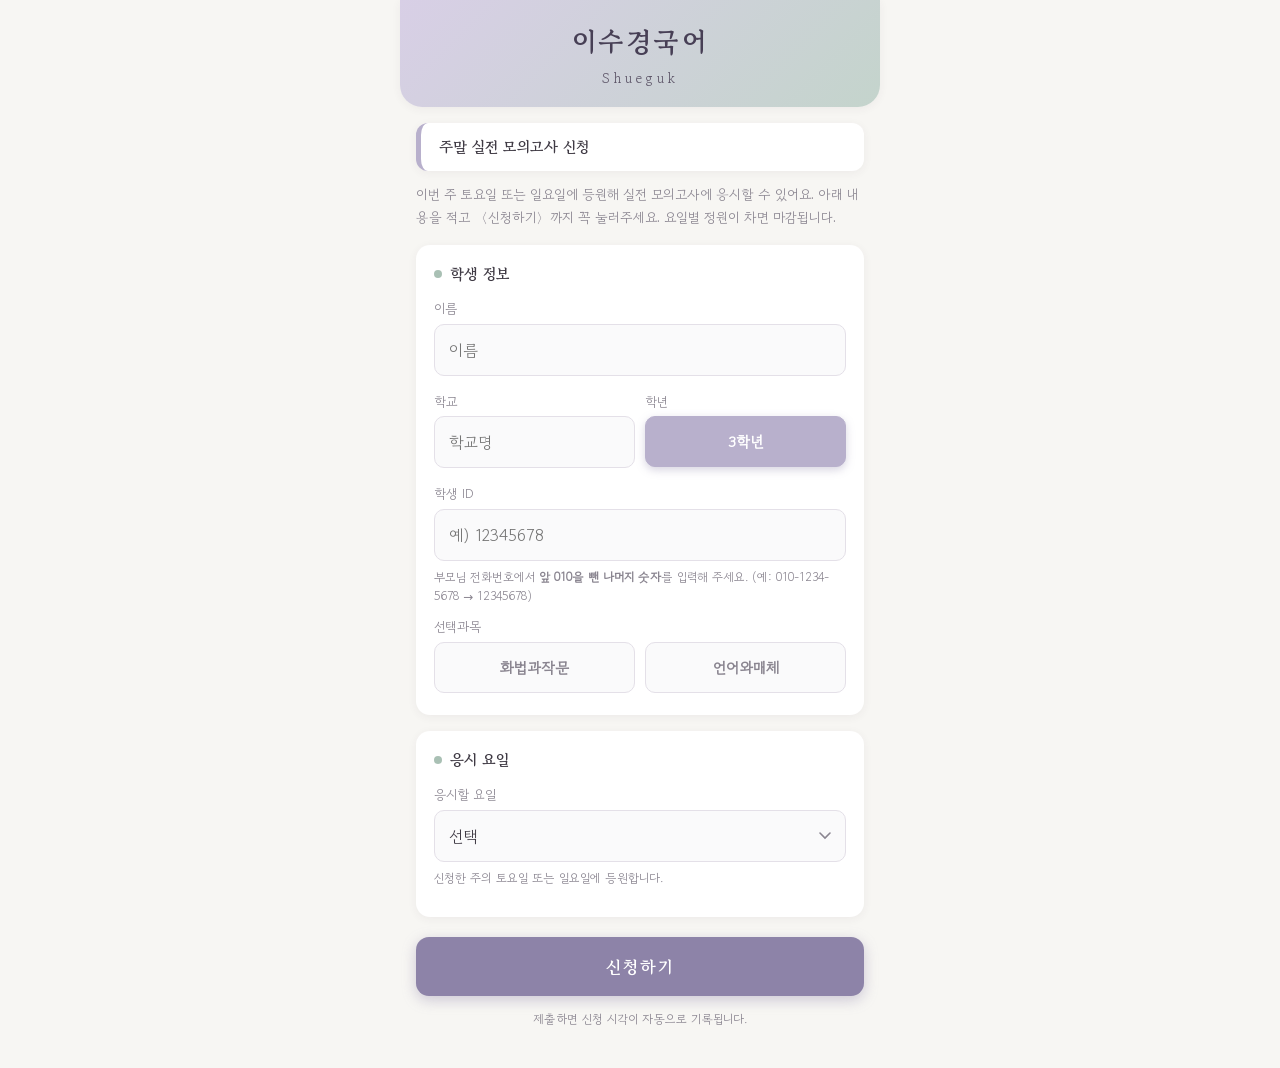
<file: signup.html>
<!DOCTYPE html>
<html lang="ko">
<head>
<meta charset="UTF-8" />
<meta name="viewport" content="width=device-width, initial-scale=1.0, maximum-scale=1.0" />
<title>이수경국어 · 주말 실전 모의고사 신청</title>
<meta name="theme-color" content="#c6d5d2" />
<link rel="stylesheet" href="fonts.css" />
<style>
  :root{
    --sage:#a9c0b4; --sage-d:#7fa08f;
    --lav:#b8b0cc; --lav-d:#8d83a8; --lav-bg:#e8e3f0;
    --ink:#3f3a44; --muted:#8a8590;
    --line:#e4e0e8; --paper:#f7f6f3; --card:#ffffff;
    --ok:#1b8a3a; --ok-bg:#e3f2e8; --bad:#d0473f;
    --shadow:0 2px 10px rgba(63,58,68,.06);
  }
  *{box-sizing:border-box;-webkit-tap-highlight-color:transparent;}
  html,body{margin:0;padding:0;}
  body{
    font-family:'Gowun Dodum',-apple-system,BlinkMacSystemFont,system-ui,"Apple SD Gothic Neo","Malgun Gothic",sans-serif;
    background:var(--paper); color:var(--ink);
    max-width:480px; margin:0 auto; padding:0 0 40px; line-height:1.5;
  }

  /* ── 헤더 ── */
  .brand{
    background:linear-gradient(135deg,#d8cfe6 0%,#c4d4cc 100%);
    padding:22px 20px 18px; text-align:center;
    border-radius:0 0 22px 22px; box-shadow:var(--shadow);
  }
  .brand .name{ font-family:'Gowun Batang',serif; font-weight:700; font-size:27px; letter-spacing:3px; color:#473f55; }
  .brand .sub{ font-family:'Gowun Batang',serif; font-size:14px; color:#5d5568; letter-spacing:4px; margin-top:5px; }
  .title-bar{
    background:var(--card); margin:16px 16px 0; padding:13px 18px;
    border-radius:12px; box-shadow:var(--shadow);
    font-family:'Gowun Batang',serif; font-size:15px; font-weight:700;
    border-left:5px solid var(--lav);
  }
  .intro{ color:var(--muted); font-size:13.5px; margin:12px 16px 0; line-height:1.7; }

  /* ── 카드 ── */
  .section{ background:var(--card); margin:16px; padding:18px; border-radius:14px; box-shadow:var(--shadow); }
  .eyebrow{ margin:0 0 14px; font-size:15px; font-family:'Gowun Batang',serif; font-weight:700;
    display:flex; align-items:center; gap:8px; }
  .eyebrow .dot{ width:8px; height:8px; border-radius:50%; background:var(--sage); display:inline-block; }

  label{ display:block; font-size:13px; color:var(--muted); margin:12px 0 5px; }
  .field{ margin-bottom:4px; }
  .hint{ font-size:12px; color:var(--muted); margin-top:6px; line-height:1.6; }

  input[type=text], select{
    width:100%; padding:13px 14px; border:1.5px solid var(--line);
    border-radius:10px; font-size:16px; font-family:inherit; background:#fafafb;
    color:var(--ink); transition:border-color .15s;
  }
  input[type=text]:focus, select:focus{ outline:none; border-color:var(--lav); background:#fff; }
  select{
    -webkit-appearance:none; appearance:none; padding-right:38px;
    background-image:url("data:image/svg+xml,%3Csvg xmlns='http://www.w3.org/2000/svg' width='12' height='8' viewBox='0 0 12 8'%3E%3Cpath d='M1 1l5 5 5-5' stroke='%238a8590' stroke-width='1.6' fill='none' stroke-linecap='round'/%3E%3C/svg%3E");
    background-repeat:no-repeat; background-position:right 14px center;
  }

  .row{ display:flex; gap:10px; }
  .row > *{ flex:1; min-width:0; }

  /* 학년 · 선택과목 토글 버튼 */
  .choices{ display:flex; gap:10px; }
  .choices button{
    flex:1; padding:14px 8px; border:1.5px solid var(--line); background:#fafafb;
    border-radius:10px; font-size:15px; font-family:inherit; color:var(--muted);
    cursor:pointer; transition:all .15s; font-weight:700;
  }
  .choices button.on{
    background:var(--lav); border-color:var(--lav); color:#fff;
    box-shadow:0 3px 8px rgba(141,131,168,.35);
  }

  .submit-btn{
    width:calc(100% - 32px); display:block; margin:20px 16px 0; padding:17px; border:none; border-radius:13px;
    background:var(--lav-d); color:#fff; font-size:17px; font-weight:700;
    font-family:'Gowun Batang',serif; cursor:pointer; letter-spacing:2px;
    box-shadow:0 4px 14px rgba(141,131,168,.4); transition:opacity .15s;
  }
  .submit-btn:active{ opacity:.85; }
  .submit-btn:disabled{ background:var(--muted); box-shadow:none; }

  .err-msg{ color:var(--bad); font-size:12.5px; margin-top:5px; display:none; }
  .field.invalid input, .field.invalid select{ border-color:var(--bad); }
  .field.invalid .err-msg{ display:block; }
  .field.invalid .choices button{ border-color:var(--bad); }

  .form-note{ text-align:center; color:var(--muted); font-size:12px; margin:14px 16px 0; }

  /* 완료 화면 */
  #done{ display:none; text-align:center; padding:60px 30px; }
  #done .check{
    width:84px; height:84px; margin:0 auto 22px; border-radius:50%;
    background:var(--ok-bg); display:flex; align-items:center; justify-content:center;
    font-size:42px; color:var(--ok);
  }
  #done h2{ font-family:'Gowun Batang',serif; margin:0 0 8px; font-size:20px; }
  #done p{ color:var(--muted); font-size:14px; margin:0 auto; max-width:24em; line-height:1.7; }
  #done .picked{ margin-top:14px; font-weight:700; color:var(--lav-d); }
  .reset-btn{
    margin-top:24px; border:1.5px solid var(--line); background:#fff; color:var(--ink);
    font-family:'Gowun Batang',serif; font-weight:700; font-size:14px;
    padding:11px 22px; border-radius:11px; cursor:pointer;
  }

  /* 신청 중단 안내 */
  #closed{ display:none; text-align:center; padding:60px 30px; }
  #closed .pause{
    width:84px; height:84px; margin:0 auto 22px; border-radius:50%;
    background:var(--lav-bg); display:flex; align-items:center; justify-content:center;
    font-size:38px; color:var(--lav-d); font-weight:700;
  }
  #closed h2{ font-family:'Gowun Batang',serif; margin:0 0 8px; font-size:20px; }
  #closed p{ color:var(--muted); font-size:14px; margin:0 auto; max-width:24em; line-height:1.7; }

  @media (max-width:430px){
    .brand .name{ font-size:24px; }
    .row{ flex-direction:column; gap:0; }
    .row > *{ margin-bottom:4px; }
  }
  @media (prefers-reduced-motion:reduce){*{transition:none !important;}}
</style>
</head>
<body>

<div class="brand">
  <div class="name">이수경국어</div>
  <div class="sub">Shueguk</div>
</div>
<div class="title-bar">주말 실전 모의고사 신청</div>
<p class="intro">이번 주 토요일 또는 일요일에 등원해 실전 모의고사에 응시할 수 있어요. 아래 내용을 적고 〈신청하기〉까지 꼭 눌러주세요. 요일별 정원이 차면 마감됩니다.</p>

<form id="form" novalidate>
  <div class="section">
    <p class="eyebrow"><span class="dot"></span>학생 정보</p>

    <div class="field" id="f-name">
      <label for="name">이름</label>
      <input type="text" id="name" autocomplete="name" placeholder="이름" />
      <p class="err-msg">이름을 입력해 주세요.</p>
    </div>

    <div class="row">
      <div class="field" id="f-school">
        <label for="school">학교</label>
        <input type="text" id="school" autocomplete="off" placeholder="학교명" />
        <p class="err-msg">학교를 입력해 주세요.</p>
      </div>
      <div class="field" id="f-grade">
        <label>학년</label>
        <div class="choices" id="grade"></div>
        <p class="err-msg">학년을 선택해 주세요.</p>
      </div>
    </div>

    <div class="field" id="f-id">
      <label for="id">학생 ID</label>
      <input type="text" id="id" inputmode="numeric" maxlength="8" placeholder="예) 12345678" autocomplete="off" />
      <p class="hint">부모님 전화번호에서 <b>앞 010을 뺀 나머지 숫자</b>를 입력해 주세요. (예: 010-1234-5678 → 12345678)</p>
      <p class="err-msg">010을 제외한 숫자 7~8자리를 입력해 주세요.</p>
    </div>

    <div class="field" id="f-subject">
      <label>선택과목</label>
      <div class="choices" id="subject">
        <button type="button" data-val="화법과작문">화법과작문</button>
        <button type="button" data-val="언어와매체">언어와매체</button>
      </div>
      <p class="err-msg">선택과목을 골라 주세요.</p>
    </div>
  </div>

  <div class="section">
    <p class="eyebrow"><span class="dot"></span>응시 요일</p>
    <div class="field" id="f-day">
      <label for="day">응시할 요일</label>
      <select id="day">
        <option value="">선택</option>
      </select>
      <p class="hint" id="day-hint">신청한 주의 토요일 또는 일요일에 등원합니다.</p>
      <p class="err-msg">응시할 요일을 선택해 주세요.</p>
    </div>
  </div>

  <button type="submit" class="submit-btn" id="submit">신청하기</button>
  <p class="form-note">제출하면 신청 시각이 자동으로 기록됩니다.</p>
</form>

<div id="done">
  <div class="check">✓</div>
  <h2>신청이 완료되었어요!</h2>
  <p>주말 실전 모의고사 신청이 접수되었습니다. 잊지 말고 시간 맞춰 등원해 주세요 :-)</p>
  <p class="picked" id="done-picked"></p>
  <button type="button" class="reset-btn" id="reset">새로 신청하기</button>
</div>

<div id="closed">
  <div class="pause">‖</div>
  <h2>지금은 신청을 받고 있지 않아요</h2>
  <p>주말 모의고사 신청은 매주 화요일에 열리고 금요일 밤 11:59에 닫혀요. 신청 기간에 다시 들러주세요 :-)</p>
</div>

<script>
  /* ============================================================
     ① 아래 SCRIPT_URL 에 Apps Script 웹앱 배포 주소를 붙여넣으세요.
        (signup_code.gs 배포 후 받는 https://script.google.com/macros/s/.../exec 주소)
     ============================================================ */
  const SCRIPT_URL = "https://script.google.com/macros/s/AKfycbzdqac0xTnCaOo_t_2swJQqdfxjiA14sTo-ThTV8VvwcwaTucM1MQGeJfMfV4lNLM75/exec";

  let dayCap = 37;
  let dayCounts = {};
  let dayDates = {};   // { 토요일:{label,iso}, 일요일:{...} }
  let dayList = ["토요일", "일요일"];

  
  /* ── 수파베이스 넣기 훅 (2026-08-23 DB 이전 → 2026-08-26부터 수파베이스가 원본)
   * 평소 제출은 signup_submit 함수가 원본에 직접 기록한다. 이 함수는 수파베이스 장애로
   * 옛 백엔드에 폴백 제출했을 때만 원본을 뒤따라 맞추는 용도. 실패해도 신청에는 영향 없음. */
  const SB_REST = "https://bangdbhqpphqqdwcledg.supabase.co/rest/v1";
  const SB_KEY = "sb_publishable_dE9d1KIbpgYaQkaS2MSrlg_-7SiRJuT";
  function sbP2(n){ return String(n).padStart(2, "0"); }
  function sbMirrorSignup(p){
    try {
      const d = new Date(Date.now() + 9 * 3600000);
      const ts = d.getUTCFullYear() + "-" + sbP2(d.getUTCMonth()+1) + "-" + sbP2(d.getUTCDate()) +
                 " " + sbP2(d.getUTCHours()) + ":" + sbP2(d.getUTCMinutes());
      const label = (dayDates && dayDates[p.day] && dayDates[p.day].label) || "";
      // 표에 직접 넣지 않고 '넣기 전용' 함수를 부른다 — 학생이 여는 페이지라
      // 공개 키에 표 권한을 열어 둘 수 없다(013 마이그레이션, 2026-08-25)
      fetch(SB_REST + "/rpc/mirror_signup_entry", {
        method: "POST",
        headers: { "apikey": SB_KEY, "Authorization": "Bearer " + SB_KEY,
                   "Content-Type": "application/json" },
        body: JSON.stringify({ p: { ts: ts, name: p.name || "", school: p.school || "", grade: String(p.grade || ""),
                               student_id: p.id || "", subject: p.subject || "", day: p.day || "", exam_date: label } })
      }).catch(function(e){ console.warn("신청 미러 실패 — 교사 화면 열람 시 복구", e); });
    } catch (e) {}
  }

  function apiReady(){ return SCRIPT_URL && SCRIPT_URL.indexOf("script.google.com") !== -1; }

  // Apps Script 응답을 읽기 위한 JSONP 요청
  function jsonpRequest(params, onResult, onError){
    const cb = "shuegukCb" + Date.now() + Math.floor(Math.random()*1000);
    const script = document.createElement("script");
    let done = false;
    const cleanup = () => { window[cb] = undefined; if (script.parentNode) script.parentNode.removeChild(script); };
    window[cb] = function(resp){ if(done) return; done = true; cleanup(); onResult(resp); };
    script.onerror = function(){ if(done) return; done = true; cleanup(); if(onError) onError(); };
    const qs = Object.keys(params).map(k => encodeURIComponent(k)+"="+encodeURIComponent(params[k])).join("&");
    script.src = SCRIPT_URL + "?" + qs + "&callback=" + cb + "&t=" + Date.now();
    document.body.appendChild(script);
  }

  // 버튼 그룹(학년·선택과목) 단일 선택
  function setupChoices(id){
    const grp = document.getElementById(id);
    grp.addEventListener("click", e => {
      const btn = e.target.closest("button"); if(!btn) return;
      grp.querySelectorAll("button").forEach(b => b.classList.toggle("on", b === btn));
      grp.dataset.val = btn.dataset.val;
      grp.closest(".field").classList.remove("invalid");
    });
  }
  setupChoices("grade");
  setupChoices("subject");

  /* 학생 개별 페이지에서 넘어오면 이름·학교·학년·8자리 자동 입력 (s.html이 nm·sc·gr·sid를 실어 보냄).
     받은 값은 이 기기에 저장해 두어, 다음에 신청 페이지를 바로 열어도 자동으로 채워진다. */
  var URL_GRADE = "";
  (function prefillStudent(){
    var q = new URLSearchParams(location.search);
    var info = { nm:(q.get("nm")||"").trim(), sc:(q.get("sc")||"").trim(),
                 gr:(q.get("gr")||"").trim(), sid:(q.get("sid")||"").trim() };
    if (info.nm){
      try { localStorage.setItem("signup_student", JSON.stringify(info)); } catch(e){}
    } else {
      try { info = JSON.parse(localStorage.getItem("signup_student")||"{}") || {}; } catch(e){ info = {}; }
    }
    if (info.nm) document.getElementById("name").value = info.nm;
    if (info.sc) document.getElementById("school").value = info.sc;
    if (/^\d{7,8}$/.test(info.sid||"")) document.getElementById("id").value = info.sid;
    URL_GRADE = info.gr || "";
  })();

  // 신청 가능 학년 버튼을 동적으로 생성 (기본: 고3만. 서버 설정으로 고1·고2 추가 가능)
  var GRADE_LABEL = { "1":"1학년", "2":"2학년", "3":"3학년" };
  function buildGradeChoices(grades){
    grades = (grades && grades.length) ? grades : ["3"];
    var g = document.getElementById("grade");
    var prev = g.dataset.val || URL_GRADE || "";   // 학생 페이지에서 넘어온 학년을 기본 선택
    g.innerHTML = grades.map(function(v){
      return '<button type="button" data-val="'+v+'">'+(GRADE_LABEL[v]||v+"학년")+'</button>';
    }).join("");
    if (grades.length === 1){
      // 한 학년만 열려 있으면 자동 선택
      var only = g.querySelector("button");
      only.classList.add("on"); g.dataset.val = grades[0];
    } else if (prev && grades.indexOf(prev) > -1){
      var keep = g.querySelector('button[data-val="'+prev+'"]');
      if (keep){ keep.classList.add("on"); g.dataset.val = prev; }
      else g.dataset.val = "";
    } else {
      g.dataset.val = "";
    }
  }
  buildGradeChoices(["3"]);   // 서버 응답 전 기본값

  // 응시 요일 옵션 만들기 (날짜 표시 + 마감 처리)
  function buildDayOptions(){
    const sel = document.getElementById("day");
    const cur = sel.value;
    let html = '<option value="">선택</option>';
    dayList.forEach(d => {
      const used = dayCounts[d] || 0;
      const full = used >= dayCap;
      const date = dayDates[d] && dayDates[d].label ? " (" + dayDates[d].label + ")" : "";
      const left = full ? " · 마감" : " · 남은자리 " + (dayCap - used) + "명";
      html += `<option value="${d}"${full ? " disabled" : ""}>${d}${date}${left}</option>`;
    });
    sel.innerHTML = html;
    if (dayList.includes(cur) && (dayCounts[cur] || 0) < dayCap) sel.value = cur;
  }

  function showClosed(){
    document.getElementById("form").style.display = "none";
    document.getElementById("done").style.display = "none";
    document.getElementById("closed").style.display = "block";
    window.scrollTo({top:0, behavior:"smooth"});
  }

  function applyDays(resp){
    if (!resp || resp.result !== "success") return;
    if (resp.open === false){ showClosed(); return; }
    // 이전 응답이 '중단'으로 닫아 뒀는데 새 응답이 '진행'이면 다시 연다 (신청 완료 화면은 건드리지 않음)
    if (document.getElementById("closed").style.display === "block" &&
        document.getElementById("done").style.display !== "block"){
      document.getElementById("closed").style.display = "none";
      document.getElementById("form").style.display = "block";
    }
    dayCap = resp.cap || 37;
    dayCounts = resp.counts || {};
    dayDates = resp.dates || {};
    if (Array.isArray(resp.days) && resp.days.length) dayList = resp.days;
    buildDayOptions();
    buildGradeChoices(resp.grades && resp.grades.length ? resp.grades : ["3"]);
  }

  /* 수파베이스 함수 호출 — 신청 데이터의 원본(2026-08-26 전환, 016 마이그레이션).
   * 학생 페이지라 공개 키로 SECURITY DEFINER 함수만 부른다(표 직접 접근 불가). */
  function sbRpc(fn, args){
    return fetch(SB_REST + "/rpc/" + fn, {
      method: "POST",
      headers: { "apikey": SB_KEY, "Authorization": "Bearer " + SB_KEY, "Content-Type": "application/json" },
      body: JSON.stringify(args || {})
    }).then(function(r){ if (!r.ok) throw new Error("sb rpc " + r.status); return r.json(); });
  }

  /* 요일·남은자리·학년 — 수파베이스(원본, 0.3초 안팎)에서 바로 받는다.
   * 실패하면 옛 신청 백엔드(2~5초)로 폴백. (옛 sessionStorage 선조회 전달은 원본이
   * 빨라져 더는 필요 없어 제거 — 2026-08-26) */
  function loadDays(){
    if (!apiReady()){
      // 주소 미입력(로컬 데모): 임시 날짜
      dayDates = { "토요일":{label:"토요일"}, "일요일":{label:"일요일"} };
      buildDayOptions();
      buildGradeChoices(["3"]);
      return;
    }
    sbRpc("signup_days", {}).then(applyDays).catch(function(){
      jsonpRequest({ action: "days" }, applyDays);
    });
  }
  loadDays();

  document.getElementById("day").addEventListener("change", () => {
    document.getElementById("f-day").classList.remove("invalid");
    document.getElementById("f-day").querySelector(".err-msg").textContent = "응시할 요일을 선택해 주세요.";
  });

  function markInvalid(fieldId, bad){ document.getElementById(fieldId).classList.toggle("invalid", bad); }

  document.getElementById("form").addEventListener("submit", (e) => {
    e.preventDefault();
    let ok = true;

    const name = document.getElementById("name").value.trim();
    markInvalid("f-name", !name); if(!name) ok = false;

    const school = document.getElementById("school").value.trim();
    markInvalid("f-school", !school); if(!school) ok = false;

    const grade = document.getElementById("grade").dataset.val || "";
    markInvalid("f-grade", !grade); if(!grade) ok = false;

    const id = document.getElementById("id").value.trim();
    const idOk = /^\d{7,8}$/.test(id);
    markInvalid("f-id", !idOk); if(!idOk) ok = false;

    const subject = document.getElementById("subject").dataset.val || "";
    markInvalid("f-subject", !subject); if(!subject) ok = false;

    const day = document.getElementById("day").value;
    markInvalid("f-day", !day); if(!day) ok = false;

    if(!ok){
      const firstBad = document.querySelector(".field.invalid");
      if(firstBad) firstBad.scrollIntoView({behavior:"smooth", block:"center"});
      return;
    }

    const btn = document.getElementById("submit");
    btn.disabled = true; btn.textContent = "보내는 중…";

    const finishOk = () => {
      document.getElementById("done-picked").textContent =
        name + " · " + school + " " + grade + "학년 · " + subject + " · " + day +
        (dayDates[day] && dayDates[day].label ? " (" + dayDates[day].label + ")" : "") + " 응시";
      document.getElementById("form").style.display = "none";
      document.getElementById("done").style.display = "block";
      window.scrollTo({top:0, behavior:"smooth"});
    };

    if (!apiReady()){
      // 로컬 데모: 서버 없이 완료 화면만
      setTimeout(finishOk, 500);
      return;
    }

    try { localStorage.setItem("signup_student", JSON.stringify({ nm:name, sc:school, gr:grade, sid:id })); } catch(e){}

    // 제출 응답 처리 — 수파베이스(원본)와 옛 백엔드(폴백)가 같은 모양의 응답을 준다
    function handleResp(resp){
      if (resp && resp.result === "success"){
        finishOk();
      } else if (resp && resp.result === "full"){
        btn.disabled = false; btn.textContent = "신청하기";
        dayCounts[resp.day] = resp.cap || dayCap;
        buildDayOptions();
        const f = document.getElementById("f-day");
        f.querySelector(".err-msg").textContent = "선택하신 요일은 정원이 찼어요. 다른 요일을 선택해 주세요.";
        f.classList.add("invalid");
        f.scrollIntoView({behavior:"smooth", block:"center"});
      } else if (resp && resp.result === "closed"){
        showClosed();
      } else if (resp && resp.result === "grade_closed"){
        btn.disabled = false; btn.textContent = "신청하기";
        alert("지금은 해당 학년의 신청을 받지 않아요.");
        loadDays();   // 학년 버튼을 최신 설정으로 다시 그린다
      } else {
        btn.disabled = false; btn.textContent = "신청하기";
        alert("전송에 문제가 생겼어요. 잠시 후 다시 시도해 주세요.");
      }
    }

    const payload = { name, school, grade, id, subject, day };
    /* 신청의 원본은 수파베이스(signup_submit — 열림·학년·정원 판정 포함, 0.5초 안팎).
     * 성공하면 신청 시트에도 같은 내용을 뒤에서 보내 사본을 맞춘다(응답은 기다리지 않음 —
     * 실패해도 무해, 새벽 점검이 차이를 보고한다). 수파베이스 장애면 옛 경로로 폴백. */
    sbRpc("signup_submit", { p: payload }).then(function(resp){
      if (resp && resp.result === "success"){
        try { jsonpRequest({ action: "submit", name, school, grade, id, subject, day }, function(){}, function(){}); } catch(e){}
      }
      handleResp(resp);
    }).catch(function(){
      jsonpRequest({
        action: "submit", name, school, grade, id, subject, day
      }, function(resp){
        if (resp && resp.result === "success") sbMirrorSignup(payload);   // 폴백 성공 시 원본도 맞춘다
        handleResp(resp);
      }, function(){
        btn.disabled = false; btn.textContent = "신청하기";
        alert("전송에 문제가 생겼어요. 인터넷 연결을 확인하고 다시 시도해 주세요.");
      });
    });
  });

  document.getElementById("reset").addEventListener("click", () => location.reload());
</script>
<script src="https://coke4497-sys.github.io/shueguk-report/me-back.js"></script>
</body>
</html>
</file>
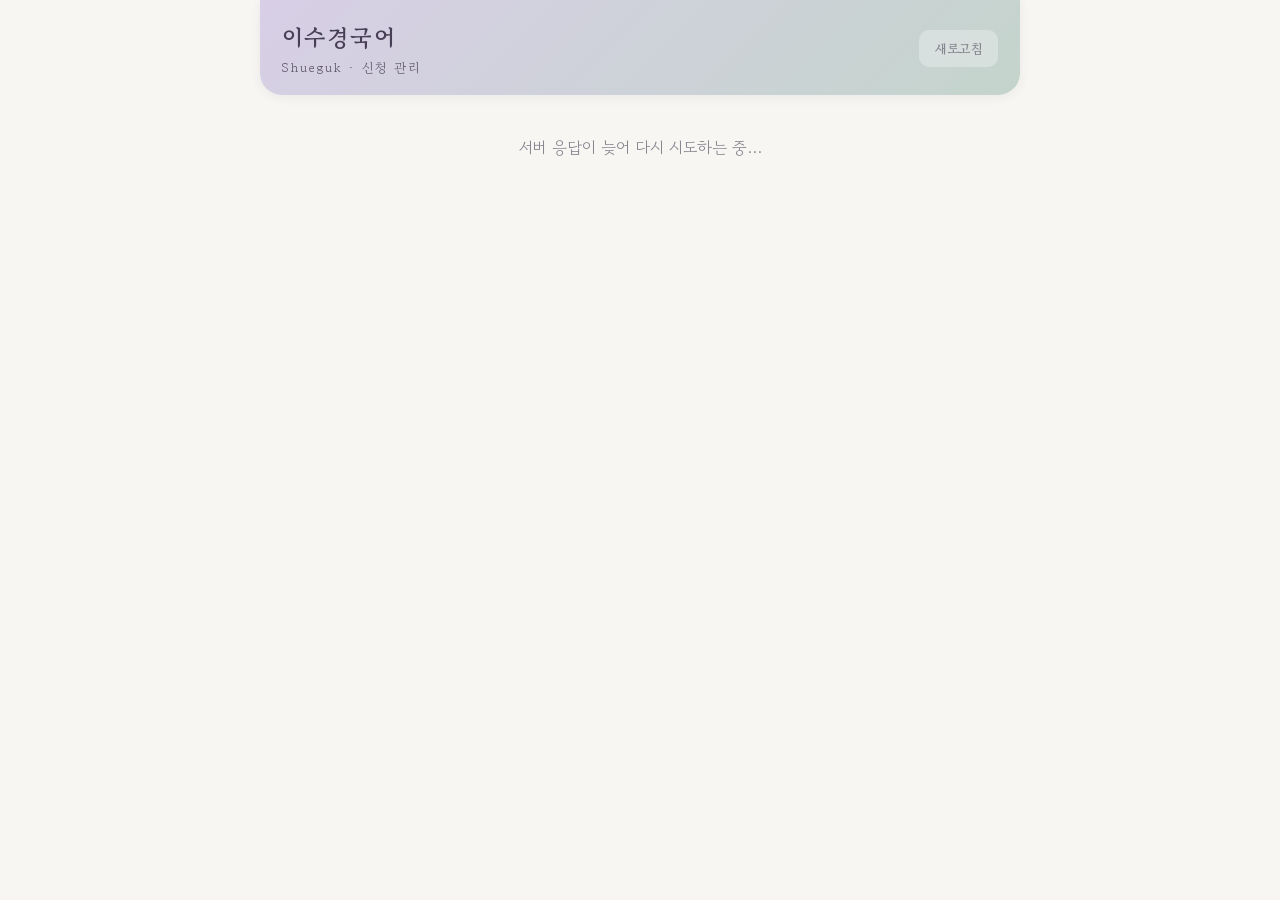
<file: signup_teacher.html>
<!DOCTYPE html>
<html lang="ko">
<head>
<meta charset="UTF-8" />
<script src="https://coke4497-sys.github.io/shueguk-hub/assets/teacher-gate.js"></script><!-- 교사 로그인 게이트 (허브 로그인 필요, 2026-10-12) -->
<meta name="viewport" content="width=device-width, initial-scale=1.0" />
<title>주말 모의고사 신청 현황 · 이수경국어</title>
<meta name="theme-color" content="#c6d5d2" />
<link rel="stylesheet" href="fonts.css" />
<style>
  :root{
    --sage:#a9c0b4; --sage-d:#7fa08f;
    --lav:#b8b0cc; --lav-d:#8d83a8; --lav-bg:#e8e3f0;
    --ink:#3f3a44; --muted:#8a8590;
    --line:#e4e0e8; --paper:#f7f6f3; --card:#ffffff;
    --head:#cdd9e0; --head2:#dcd5e6;
    --ok:#1b8a3a; --ok-bg:#e3f2e8; --bad:#d0473f;
    --shadow:0 2px 12px rgba(63,58,68,.07);
  }
  *{box-sizing:border-box;-webkit-tap-highlight-color:transparent;}
  html,body{margin:0;padding:0;}
  body{
    font-family:'Gowun Dodum',-apple-system,system-ui,"Apple SD Gothic Neo","Malgun Gothic",sans-serif;
    background:var(--paper); color:var(--ink);
    max-width:760px; margin:0 auto; padding:0 0 50px; line-height:1.5;
  }

  /* 헤더 배너 */
  header#topbar{
    background:linear-gradient(135deg,#d8cfe6 0%,#c4d4cc 100%);
    padding:20px 22px 18px; border-radius:0 0 22px 22px; box-shadow:var(--shadow);
    display:flex; align-items:center; justify-content:space-between; gap:14px; flex-wrap:wrap;
  }
  header#topbar .brand .name{ font-family:'Gowun Batang',serif; font-weight:700; font-size:23px; letter-spacing:2px; color:#473f55; }
  header#topbar .brand .sub{ font-family:'Gowun Batang',serif; font-size:13px; color:#5d5568; letter-spacing:2px; margin-top:3px; }
  .head-actions{ display:flex; align-items:center; gap:10px; flex-wrap:wrap; }
  .updated{ font-size:12px; color:#5d5568; }
  /* 시트 사본에만 있는 신청(원본 누락) 경고 — 응시일이 안 지난 건만 띄운다 */
  .miss-warn{ display:none; margin:14px 16px 0; background:#fff; border-radius:14px;
    box-shadow:var(--shadow); padding:14px 16px; }
  .miss-warn .mw-h{ font-family:'Gowun Batang',serif; font-weight:700; font-size:15px; color:#C64F63; }
  .miss-warn .mw-x{ font-size:13px; color:#5d5568; margin-top:6px; line-height:1.6; }
  .miss-warn ul{ margin:8px 0 0; padding-left:18px; }
  .miss-warn li{ font-size:14px; color:#473f55; margin:3px 0; }
  .miss-warn li b{ color:#C64F63; }
  .refresh{ border:none; background:rgba(255,255,255,.6); color:#473f55;
    font-family:'Gowun Batang',serif; font-weight:700; font-size:13px; padding:9px 16px; border-radius:10px; cursor:pointer; }
  .refresh:hover{ background:rgba(255,255,255,.85); }
  .refresh:disabled{ opacity:.5; cursor:default; }
  .back{ display:inline-flex; align-items:center; gap:6px; color:var(--muted);
    text-decoration:none; font-size:14px; }
  .back:hover{ color:var(--lav-d); }
  .back svg{ width:16px; height:16px; }
  .topback{ margin:16px 16px 0; }
  .gateback{ margin-top:18px; }

  /* 신청 ON 배너 — 인스타 스토리 캡처용 */
  .open-banner{
    margin:16px 16px 0; padding:26px 22px; text-align:center;
    background:linear-gradient(150deg,#eef4f0 0%,#e2ecf0 55%,#e9e4f2 100%);
    border:1px solid var(--line); border-radius:20px; box-shadow:var(--shadow);
  }
  .open-banner .ob-sub{ font-family:'Gowun Batang',serif; font-size:14px; letter-spacing:3px; color:#5d5568; }
  .open-banner .ob-dates{ font-family:'Gowun Batang',serif; font-weight:700; font-size:27px;
    letter-spacing:1px; color:#473f55; margin:10px 0 8px; line-height:1.3; word-break:keep-all; }
  .open-banner .ob-state{ display:inline-flex; align-items:center; gap:7px;
    font-size:14px; font-weight:700; color:var(--ok); background:var(--ok-bg);
    border-radius:20px; padding:7px 16px; }
  .open-banner .ob-state .dot{ width:9px; height:9px; border-radius:50%; background:var(--ok);
    animation:obPulse 1.6s ease-in-out infinite; }
  @keyframes obPulse{ 0%,100%{opacity:1;} 50%{opacity:.35;} }
  .open-banner .ob-note{ font-size:12.5px; color:var(--muted); margin-top:9px; }
  @media (prefers-reduced-motion:reduce){ .open-banner .ob-state .dot{ animation:none; } }
  .toggle-open{ border:none; background:rgba(255,255,255,.6);
    font-family:'Gowun Batang',serif; font-weight:700; font-size:13px; padding:9px 16px; border-radius:10px; cursor:pointer; color:#473f55; }
  .toggle-open.open{ color:var(--sage-d); }
  .toggle-open.closed{ color:var(--bad); }
  .toggle-open:disabled{ opacity:.6; cursor:default; }

  .title-bar{ background:var(--lav-bg); margin:16px; padding:11px 18px; border-radius:10px;
    font-family:'Gowun Batang',serif; font-size:15px; font-weight:700; color:#4a4356; text-align:center; }

  .state{ margin:40px auto; padding:0 20px; text-align:center; color:var(--muted); }
  .state.err{ color:var(--bad); font-weight:700; }

  #dashboard{ display:none; }

  /* 신청 링크 복사 */
  .linkbar{ background:var(--card); border-radius:14px; box-shadow:var(--shadow); padding:16px 18px; margin:16px; }
  .linkbar h2{ font-size:14px; font-family:'Gowun Batang',serif; font-weight:700; color:var(--ink); margin:0 0 10px;
    display:flex; align-items:center; gap:8px; }
  .linkbar h2::before{ content:""; width:8px; height:8px; border-radius:50%; background:var(--sage); }
  .linkrow{ display:flex; gap:10px; align-items:center; flex-wrap:wrap; }
  .linkrow input{ flex:1; min-width:200px; font-family:inherit; font-size:13.5px; color:var(--ink); background:#fafafb;
    border:1.5px solid var(--line); border-radius:10px; padding:11px 12px; }
  .linkrow button{ border:none; background:var(--lav-d); color:#fff; font-family:'Gowun Batang',serif; font-weight:700;
    font-size:13.5px; padding:11px 18px; border-radius:10px; cursor:pointer; white-space:nowrap; }
  .linkrow button:active{ opacity:.85; }
  .linkrow .copied{ color:var(--sage-d); font-weight:700; font-size:12.5px; }

  /* 신청 가능 학년 설정 */
  .gradebar{ background:var(--card); border-radius:14px; box-shadow:var(--shadow); padding:14px 18px; margin:16px; display:flex; align-items:center; gap:12px; flex-wrap:wrap; }
  .gradebar .gb-label{ font-family:'Gowun Batang',serif; font-weight:700; font-size:14px; color:var(--ink); }
  .gradebar .gb-btns{ display:flex; gap:8px; }
  .gradebar .gb-btns button{ border:1.5px solid var(--line); background:#fafafb; color:var(--muted); font-family:'Gowun Batang',serif; font-weight:700; font-size:14px; padding:8px 16px; border-radius:20px; cursor:pointer; }
  .gradebar .gb-btns button.on{ background:var(--lav); border-color:var(--lav); color:#fff; }
  .gradebar .gb-msg{ font-size:12.5px; color:var(--sage-d); font-weight:700; min-width:1px; }

  /* 주차 선택 */
  .weekbar{ display:flex; align-items:center; gap:8px; margin:16px; }
  .weekbar select{ flex:none; min-width:180px; font-family:'Gowun Batang',serif; font-size:14.5px; font-weight:700; color:#4a4356;
    background:#fff; border:1.5px solid var(--line); border-radius:10px; padding:11px 32px 11px 14px;
    -webkit-appearance:none; appearance:none;
    background-image:url("data:image/svg+xml,%3Csvg xmlns='http://www.w3.org/2000/svg' width='12' height='8' viewBox='0 0 12 8'%3E%3Cpath d='M1 1l5 5 5-5' stroke='%238d83a8' stroke-width='1.6' fill='none' stroke-linecap='round'/%3E%3C/svg%3E");
    background-repeat:no-repeat; background-position:right 12px center; }
  .weekbar select:focus{ outline:none; border-color:var(--lav); }
  .wk-nav{ border:1.5px solid var(--line); background:#fff; color:var(--lav-d); font-size:14px;
    width:40px; height:40px; border-radius:10px; cursor:pointer; flex:none; }
  .wk-nav:hover:not(:disabled){ border-color:var(--lav); background:var(--lav-bg); }
  .wk-nav:disabled{ opacity:.35; cursor:default; }
  .wk-hint{ font-size:12.5px; color:var(--muted); margin-left:4px; }

  /* 통계 카드 */
  .stats{ display:grid; grid-template-columns:repeat(4,1fr); gap:12px; margin:16px; }
  .stat{ background:var(--card); border-radius:14px; box-shadow:var(--shadow); padding:16px 16px; }
  .stat .n{ font-family:'Gowun Batang',serif; font-size:26px; font-weight:700; color:var(--lav-d); line-height:1.1; }
  .stat .n .cap{ font-size:14px; font-weight:700; color:var(--muted); }
  .stat .l{ font-size:12.5px; color:var(--muted); margin-top:4px; }
  .stat .sub{ font-size:12px; color:var(--muted); margin-top:2px; }
  .stat.sat .n{ color:var(--sage-d); }
  .stat.sun .n{ color:var(--lav-d); }
  .stat .barwrap{ height:7px; background:var(--line); border-radius:99px; overflow:hidden; margin-top:9px; }
  .stat .bar{ display:block; height:100%; border-radius:99px; }
  .stat.sat .bar{ background:var(--sage-d); }
  .stat.sun .bar{ background:var(--lav-d); }
  .stat .full{ color:var(--bad); font-weight:700; }

  /* 필터 */
  .controls{ display:flex; flex-wrap:wrap; gap:10px; align-items:center; margin:16px; }
  .controls input[type=text], .controls select{
    font-family:inherit; font-size:14px; color:var(--ink); background:#fff; border:1.5px solid var(--line);
    border-radius:10px; padding:10px 12px; -webkit-appearance:none; appearance:none; }
  .controls input[type=text]{ flex:1; min-width:140px; }
  .controls input:focus, .controls select:focus{ outline:none; border-color:var(--lav); }
  .controls select{ padding-right:32px;
    background-image:url("data:image/svg+xml,%3Csvg xmlns='http://www.w3.org/2000/svg' width='12' height='8' viewBox='0 0 12 8'%3E%3Cpath d='M1 1l5 5 5-5' stroke='%238a8590' stroke-width='1.6' fill='none' stroke-linecap='round'/%3E%3C/svg%3E");
    background-repeat:no-repeat; background-position:right 12px center; }

  .count-label{ font-size:12.5px; color:var(--muted); margin:14px 16px 8px; }

  /* 목록 표 */
  .table-card{ background:var(--card); border-radius:14px; box-shadow:var(--shadow); overflow:hidden; margin:0 16px; }
  .tbl-scroll{ overflow-x:auto; }
  table{ width:100%; border-collapse:collapse; font-size:13.5px; }
  th,td{ text-align:left; padding:11px 12px; border-bottom:1px solid var(--line); vertical-align:middle; white-space:nowrap; }
  th{ font-size:12.5px; font-weight:700; color:#473f55; background:var(--head2); }
  tbody tr:last-child td{ border-bottom:none; }
  tbody tr:hover{ background:var(--lav-bg); }
  td.when{ color:var(--muted); font-size:12px; }
  td.nm{ font-weight:700; }
  td.id{ font-variant-numeric:tabular-nums; color:var(--muted); }
  .tag{ display:inline-block; font-size:12px; font-weight:700; padding:3px 10px; border-radius:20px; }
  .tag.sat{ background:rgba(127,160,143,.16); color:var(--sage-d); }
  .tag.sun{ background:rgba(141,131,168,.16); color:var(--lav-d); }
  .tag.dup{ background:#fcebea; color:var(--bad); margin-left:6px; padding:2px 8px; }
  td.del{ text-align:center; }
  .del-btn{ border:1.5px solid var(--line); background:#fff; color:var(--bad); font-family:inherit;
    font-size:12px; font-weight:700; padding:5px 11px; border-radius:8px; cursor:pointer; }
  .del-btn:hover{ background:#fcebea; border-color:#e8b6b2; }
  .del-btn:disabled{ opacity:.5; cursor:default; }
  th.sel,td.sel{ text-align:center; width:34px; padding-left:10px; padding-right:6px; }
  .sel input{ width:16px; height:16px; accent-color:var(--lav-d); cursor:pointer; }
  .count-row{ display:flex; align-items:center; justify-content:space-between; gap:10px; margin:14px 16px 8px; flex-wrap:wrap; }
  .count-row .count-label{ margin:0; }
  .bulk-del{ border:none; background:var(--bad); color:#fff; font-family:'Gowun Batang',serif; font-weight:700;
    font-size:13px; padding:9px 16px; border-radius:10px; cursor:pointer; }
  .bulk-del:active{ opacity:.85; }
  .bulk-del:disabled{ opacity:.5; cursor:default; }
  .empty{ padding:40px; text-align:center; color:var(--muted); }

  /* 비밀번호 게이트 */
  .gate{ max-width:360px; margin:80px auto; padding:0 20px; }
  .gate-card{ background:var(--card); border-radius:16px; box-shadow:var(--shadow); padding:32px 26px; text-align:center; }
  .gate .name{ font-family:'Gowun Batang',serif; font-weight:700; font-size:23px; letter-spacing:2px; color:#473f55; }
  .gate .sub{ font-family:'Gowun Batang',serif; font-size:13px; color:#5d5568; letter-spacing:2px; margin-top:3px; }
  .gate h1{ font-size:13.5px; font-weight:400; margin:14px 0 20px; color:var(--muted); }
  .gate input{ width:100%; font-family:inherit; font-size:16px; border:1.5px solid var(--line); background:#fafafb;
    border-radius:10px; padding:13px 14px; -webkit-appearance:none; appearance:none; }
  .gate input:focus{ outline:none; border-color:var(--lav); background:#fff; }
  .gate button{ width:100%; border:none; background:var(--lav-d); color:#fff; font-family:'Gowun Batang',serif; font-weight:700;
    font-size:16px; padding:14px; border-radius:12px; cursor:pointer; margin-top:12px; letter-spacing:1px; }
  .gate button:active{ opacity:.85; }
  .gate button:disabled{ opacity:.6; cursor:default; }
  .gate .ge{ color:var(--bad); font-size:12.5px; font-weight:700; margin-top:12px; min-height:1.1em; }

  @media (max-width:600px){ .stats{ grid-template-columns:repeat(2,1fr); } }
  @media (prefers-reduced-motion:reduce){*{transition:none !important;}}
</style>
</head>
<body>
<div class="gate" id="gate" style="display:none;">
  <div class="gate-card">
    <div class="name">이수경국어</div>
    <div class="sub">Shueguk</div>
    <h1>교사용 · 주말 모의고사 신청 현황</h1>
    <input type="password" id="pw" placeholder="비밀번호" autocomplete="current-password" />
    <button id="enter">확인</button>
    <div class="ge" id="gate-err"></div>
    <a class="back gateback" href="https://coke4497-sys.github.io/shueguk-hub/weekend.html">
      <svg viewBox="0 0 24 24" fill="none" stroke="currentColor" stroke-width="1.9" stroke-linecap="round" stroke-linejoin="round"><path d="M19 12H5M11 18l-6-6 6-6"/></svg>
      주말 실전 모의고사로 가기
    </a>
  </div>
</div>

<header id="topbar" style="display:none;">
  <div class="brand">
    <div class="name">이수경국어</div>
    <div class="sub">Shueguk · 신청 관리</div>
  </div>
  <div class="head-actions">
    <span class="updated" id="updated"></span>
    <button class="toggle-open" id="toggle-open" style="display:none;"></button>
    <button class="refresh" id="refresh">새로고침</button>
  </div>
</header>

<div class="state" id="state" style="display:none;">신청 현황을 불러오는 중…</div>

<main id="dashboard">
  <a class="back topback" href="https://coke4497-sys.github.io/shueguk-hub/weekend.html">
    <svg viewBox="0 0 24 24" fill="none" stroke="currentColor" stroke-width="1.9" stroke-linecap="round" stroke-linejoin="round"><path d="M19 12H5M11 18l-6-6 6-6"/></svg>
    주말 실전 모의고사로 가기
  </a>
  <div class="title-bar">주말 실전 모의고사 신청 현황</div>

  <!-- 시트 사본에만 있고 원본(수파베이스)에는 없는 앞으로의 신청 -->
  <div class="miss-warn" id="missWarn"></div>

  <!-- 신청 ON일 때만 표시 — 인스타 스토리 캡처용 -->
  <div class="open-banner" id="openBanner" style="display:none;">
    <div class="ob-sub">이수경국어 · 주말 실전 모의고사</div>
    <div class="ob-dates" id="obDates"></div>
    <div class="ob-state"><span class="dot"></span>신청 받는 중</div>
    <div class="ob-note">금요일 밤 11:59까지 · 개인 페이지의 '실전 모의고사'에서 신청</div>
  </div>

  <div class="gradebar">
    <span class="gb-label">신청 가능 학년</span>
    <div class="gb-btns" id="gradeBtns">
      <button type="button" data-g="1">고1</button>
      <button type="button" data-g="2">고2</button>
      <button type="button" data-g="3">고3</button>
    </div>
    <span class="gb-msg" id="gradeMsg"></span>
  </div>

  <div class="linkbar">
    <h2>학생 신청 링크</h2>
    <div class="linkrow">
      <input type="text" id="signup-link" readonly />
      <button id="copy-link">링크 복사</button>
      <span class="copied" id="copied-msg"></span>
    </div>
  </div>

  <div class="weekbar">
    <button class="wk-nav" id="week-prev" title="이전 주">◀</button>
    <select id="f-week"><option value="">전체 주차</option></select>
    <button class="wk-nav" id="week-next" title="다음 주">▶</button>
    <span class="wk-hint" id="week-hint"></span>
  </div>

  <div class="stats">
    <div class="stat"><div class="n" id="s-students">0</div><div class="l">신청 학생 수</div></div>
    <div class="stat sat">
      <div class="n"><span id="s-sat">0</span><span class="cap">/<span id="s-cap-sat">37</span></span></div>
      <div class="l">토요일</div><div class="sub" id="s-sat-date"></div>
      <div class="barwrap"><span class="bar" id="s-sat-bar" style="width:0%"></span></div>
    </div>
    <div class="stat sun">
      <div class="n"><span id="s-sun">0</span><span class="cap">/<span id="s-cap-sun">37</span></span></div>
      <div class="l">일요일</div><div class="sub" id="s-sun-date"></div>
      <div class="barwrap"><span class="bar" id="s-sun-bar" style="width:0%"></span></div>
    </div>
    <div class="stat"><div class="n" id="s-latest">–</div><div class="l">최근 신청</div><div class="sub" id="s-latest-who"></div></div>
  </div>

  <div class="controls">
    <input type="text" id="q" placeholder="이름 · 학교 검색" />
    <select id="f-day"><option value="">전체 요일</option><option>토요일</option><option>일요일</option></select>
    <select id="f-grade"><option value="">전체 학년</option><option value="1">1학년</option><option value="2">2학년</option><option value="3">3학년</option></select>
    <select id="f-subject"><option value="">전체 과목</option><option>화법과작문</option><option>언어와매체</option></select>
    <select id="f-school"><option value="">전체 학교</option></select>
  </div>

  <div class="count-row">
    <div class="count-label" id="count-label"></div>
    <button class="bulk-del" id="del-selected" style="display:none;">선택 0건 삭제</button>
  </div>
  <div id="list"></div>
</main>

<script>
/* ══ 교사 페이지 조용한 인증 (2026-08-25, 3단계) ═══════════════════════
 * 이 아래 연결부들이 수파베이스에 보내는 요청에 '교사 신분'을 붙인다.
 * 화면에 로그인 창은 없다 — 페이지가 열릴 때 알아서 받아 온다.
 *
 * 왜 필요한가:
 *   공개 키(sb_publishable_…)는 학생이 여는 페이지에도 들어 있어서, 그 키로 표를
 *   직접 읽을 수 있으면 전교생 명단(학생ID=비밀번호·접근코드)이 새어 나간다.
 *   그래서 공개 키에서는 표 접근을 없애고(anon), 표는 이 신분(authenticated)만
 *   읽고 쓰도록 나눴다. 학생 화면은 표 대신 함수(student_bundle 등)를 쓴다.
 *
 * 주의:
 *   · 이 조각은 **교사용 페이지에만** 넣는다. 학생이 여는 페이지(s·r·클리닉 신청·
 *     모의고사 신청·H WORK 제출)에는 절대 넣지 말 것 — 넣는 순간 위 보호가 무의미해진다.
 *   · 아래 연결부들이 시작할 때 window.fetch 를 붙잡아 두므로, 이 조각은 **그것들보다
 *     먼저** 실행돼야 한다. 페이지의 첫 스크립트 자리를 지킬 것.
 *   · 인증이 실패하면 예전처럼 공개 키로 보낸다(권한을 회수하기 전까지는 그래도 동작). */
(function(){
  var SB_URL = 'https://bangdbhqpphqqdwcledg.supabase.co';
  var SB_KEY = 'sb_publishable_dE9d1KIbpgYaQkaS2MSrlg_-7SiRJuT';
  var tok = null, until = 0, pending = null;
  var raw = window.fetch.bind(window);
  var PS_KEY = 'shueguk_teacher_session_v2';   // 허브 개인 로그인 (2026-11-22 공용 교사 계정 폐지 — 누가 했는지 남기려고)
  var forceRefresh = false;
  try { localStorage.removeItem('sb_teacher_tok_v1'); } catch(e){}   // 옛 공용 계정 신분증 지우기
  function personalTok(){
    var s = null;
    try { s = JSON.parse(localStorage.getItem(PS_KEY) || 'null'); } catch(e){}
    if (!s || !s.access_token) return Promise.reject(new Error('no personal login'));
    var now = Math.floor(Date.now() / 1000), force = forceRefresh;
    forceRefresh = false;
    if (!s.refresh_token || (!force && Number(s.expires_at) > now + 90)) return Promise.resolve(s);
    return raw(SB_URL + '/auth/v1/token?grant_type=refresh_token', {
      method: 'POST',
      headers: { 'apikey': SB_KEY, 'Content-Type': 'application/json' },
      body: JSON.stringify({ refresh_token: s.refresh_token })
    }).then(function(r){ return r.json(); }).then(function(d){
      if (!d || !d.access_token) return s;
      var n = { access_token: d.access_token, refresh_token: d.refresh_token || s.refresh_token,
                expires_at: Number(d.expires_at || (now + Number(d.expires_in || 3600))), user: d.user || s.user || null };
      try { localStorage.setItem(PS_KEY, JSON.stringify(n)); } catch(e){}
      return n;
    }, function(){ return s; });
  }
  var TOK_LS = 'sb_teacher_tok_v1';   // 받아 둔 신분증은 브라우저에 남겨 다음 페이지에서 다시 받지 않는다(1시간짜리)

  function cachedTok(){
    try {
      var c = JSON.parse(localStorage.getItem(TOK_LS) || 'null');
      if (c && c.t && c.u > Date.now()){ tok = c.t; until = c.u; return true; }
    } catch(e){}
    return false;
  }
  function auth(){
    if (tok && Date.now() < until) return Promise.resolve(tok);
    if (pending) return pending;
    var req = personalTok().then(function(s){
      tok = s.access_token;
      until = Math.min(Number(s.expires_at) * 1000 - 90000, Date.now() + 3600000);   // 만료 90초 전에 다시 본다
      return tok;
    });
    /* 로그인이 멈춰 있으면 이 아래 모든 조회가 함께 멈춘다 — 10초를 넘기면 실패로 보고
     * 그 조회는 예전 방식(공개 키)으로 내보낸다. 다음 호출 때 다시 받는다. */
    var late = new Promise(function(_, rej){ setTimeout(function(){ rej(new Error('teacher auth timeout')); }, 10000); });
    pending = Promise.race([req, late]).then(function(t){ pending = null; return t; },
                                            function(e){ pending = null; throw e; });
    return pending;
  }
  function withAuth(url, opts, t){
    var src = (opts && opts.headers) || {}, h = {};
    if (src.forEach && !src.hasOwnProperty) src.forEach(function(v, k){ h[k] = v; });
    else for (var k in src) h[k] = src[k];
    h['apikey'] = SB_KEY;
    h['Authorization'] = 'Bearer ' + t;
    var o = {}; for (var k2 in (opts || {})) o[k2] = opts[k2];
    o.headers = h;
    return o;
  }
  window.fetch = function(url, opts){
    var u = (typeof url === 'string') ? url : ((url && url.url) || '');
    if (u.indexOf(SB_URL + '/rest/v1') !== 0) return raw(url, opts);
    return auth().then(function(t){
      return raw(url, withAuth(url, opts, t)).then(function(r){
        if (r.status !== 401) return r;
        tok = null; until = 0; forceRefresh = true;  // 만료가 겹쳤으면 한 번만 새로 받아 재시도
        try { localStorage.removeItem(TOK_LS); } catch(e){}
        return auth().then(function(t2){ return raw(url, withAuth(url, opts, t2)); });
      });
    }, function(){ return raw(url, opts); });
  };
})();
</script>
<script>
  /* ============================================================
     DATA_URL : Apps Script 웹앱 주소(.../exec) — signup_code.gs 배포 주소
     ============================================================ */
  const DATA_URL = "https://script.google.com/macros/s/AKfycbzdqac0xTnCaOo_t_2swJQqdfxjiA14sTo-ThTV8VvwcwaTucM1MQGeJfMfV4lNLM75/exec";

  const DAY_CLASS = { "토요일":"sat", "일요일":"sun" };
  let DAY_CAP = 37;

  // 제출 시각을 안전하게 Date 로 변환
  function toDate(ts){
    if(!ts) return null;
    if(ts instanceof Date) return isNaN(ts) ? null : ts;
    const s = String(ts).trim();
    const d = /[TZ]/.test(s) ? new Date(s) : new Date(s.replace(" ", "T"));
    return isNaN(d) ? null : d;
  }
  function fmtDate(d){ return d.getFullYear()+"-"+String(d.getMonth()+1).padStart(2,"0")+"-"+String(d.getDate()).padStart(2,"0"); }
  // 신청(화~금)과 응시(토·일)를 한 주차로 묶는다 → 그 주의 화요일을 키로. (백엔드 weekKey_와 동일)
  function weekStartKey(ts){
    const d = toDate(ts); if(!d) return "";
    const since = (d.getDay() - 2 + 7) % 7;  // 화요일(2)로부터 지난 날 수
    return fmtDate(new Date(d.getFullYear(), d.getMonth(), d.getDate()-since));
  }
  // 주차 라벨: 그 주 토~일이 실제 응시일 (토=화+4, 일=화+5)
  function weekLabel(key){
    const p = key.split("-"); const tue = new Date(+p[0], +p[1]-1, +p[2]);
    const sat = new Date(tue.getFullYear(), tue.getMonth(), tue.getDate()+4);
    const sun = new Date(tue.getFullYear(), tue.getMonth(), tue.getDate()+5);
    const md = x => (x.getMonth()+1)+"/"+x.getDate();
    return md(sat)+"·"+md(sun)+" 모의고사";
  }
  function dayDateLabel(key, day){
    const p = key.split("-"); const tue = new Date(+p[0], +p[1]-1, +p[2]);
    const off = day==="토요일" ? 4 : 5;
    const x = new Date(tue.getFullYear(), tue.getMonth(), tue.getDate()+off);
    return (x.getMonth()+1)+"월 "+x.getDate()+"일";
  }

  let allRows = [];
  /* 2026-08-26부터 신청 데이터의 원본은 수파베이스(signup_entries)다 (016 마이그레이션).
   * 목록·삭제 모두 원본 기준 — 삭제는 id로 바로 지우므로 시트 행 번호를 기다리지 않는다.
   * 신청 시트는 사본: fetchData(옛 백엔드)는 설정(신청받기·학년, 이건 여전히 백엔드가 원본)과
   * 시트 행 번호(이중 삭제용)를 받고, 원본과 몇 건 차이 나는지 위쪽에 알려 주기만 한다. */
  let ORIGIN_READY = false;   // 원본(수파베이스) 목록을 그렸는가
  let SHEET_READY = false;    // 시트 사본 응답이 왔는가 (설정·행 번호 대조용)
  /* 화면에 그려진 목록의 출처 등급 — 0 없음 / 1 지난 목록(이 브라우저에 저장해 둔 것) /
   * 2 시트 사본(원본 조회 실패 시 폴백) / 3 원본(수파베이스). 늘 더 확실한 쪽이 이긴다.
   * (main의 '재방문 즉시 표시' 개선을 원본 전환 구조에 맞게 옮겨 왔다 — 2026-08-26 병합) */
  let DRAWN = 0;
  const SG_CACHE = "sg_signup_rows_v1";
  let sheetRowMap = {};       // '제출시각(분)|이름' → [시트 행 번호…] — 시트 이중 삭제용
  let authed = false;
  let teacherPw = "sh";   // 게이트 제거(2026-08-14) — 백엔드 검증용으로 내장
  let signupOpen = true;
  let weekInitialized = false;
  let weekList = []; // 최근 주가 먼저 (내림차순)

  const $ = id => document.getElementById(id);
  function setState(msg, isErr){
    const s = $("state");
    s.style.display = msg ? "block" : "none";
    s.textContent = msg || "";
    s.className = "state" + (isErr ? " err" : "");
    $("dashboard").style.display = msg ? "none" : "block";
  }
  /* 목록을 화면에 올린다 — 더 확실한 출처가 이미 그려져 있으면 무시한다.
   * 같은 등급은 다시 그린다(새로고침 갱신). 원본으로 그릴 때 지난 목록을 저장해 둔다. */
  function sgDraw(rows, rank, note){
    if (rank < DRAWN) return;
    DRAWN = rank;
    allRows = rows;
    setState("", false);
    if (note) $("updated").textContent = note;
    buildFilters();
    render();
    if (rank === 3) sgCacheSave();
  }
  /* 마지막으로 본 목록을 이 브라우저에 남겨 둔다 — 다음에 열 때 기다리지 않고 바로 보이게.
   * 저장한 줄에는 _id·_row가 없어 삭제 버튼은 원본(0.3초 안팎)이 온 뒤 풀린다. */
  function sgCacheSave(){
    try {
      localStorage.setItem(SG_CACHE, JSON.stringify({
        at: Date.now(),
        rows: allRows.map(r => { const o = Object.assign({}, r); delete o._id; delete o._row; return o; }),
        open: !!signupOpen, grades: currentGrades() }));
    } catch(e){}
  }
  function sgCacheDraw(){
    try {
      const c = JSON.parse(localStorage.getItem(SG_CACHE) || "null");
      if (!c || !c.rows || !c.rows.length) return;
      if (Date.now() - (c.at || 0) > 14 * 86400000) return;     // 2주 넘게 지난 것은 쓰지 않는다
      if (typeof c.open === "boolean"){ signupOpen = c.open; renderOpenState(); }
      if (Array.isArray(c.grades) && c.grades.length) setGradeUI(c.grades.map(String));
      sgDraw(c.rows, 1, "지난 목록 · 최신 확인 중…");
    } catch(e){}
  }
  function showGate(errMsg){
    authed = false;
    $("gate").style.display = "block";
    $("topbar").style.display = "none";
    $("state").style.display = "none";
    $("dashboard").style.display = "none";
    $("gate-err").textContent = errMsg || "";
    $("enter").disabled = false; $("enter").textContent = "확인";
    $("pw").focus(); $("pw").select();
  }
  function enterApp(){
    authed = true;
    $("gate").style.display = "none";
    $("topbar").style.display = "flex";
    setupSignupLink();
  }

  // 신청 링크: 이 페이지 주소에서 파일명만 signup.html 로 바꿜다.
  function setupSignupLink(){
    let url;
    try { url = new URL("signup.html", location.href).href; }
    catch(e){ url = "signup.html"; }
    $("signup-link").value = url;
  }
  $("copy-link").addEventListener("click", () => {
    const input = $("signup-link");
    const text = input.value;
    const done = () => { $("copied-msg").textContent = "복사됐어요!"; setTimeout(()=>$("copied-msg").textContent="", 2000); };
    if (navigator.clipboard && navigator.clipboard.writeText){
      navigator.clipboard.writeText(text).then(done).catch(()=>{ input.select(); document.execCommand("copy"); done(); });
    } else {
      input.select(); document.execCommand("copy"); done();
    }
  });

  function fetchData(attempt){
    attempt = attempt || 1;
    if (authed){
      // 원본(수파베이스)으로 이미 그려 놨으면 화면을 비우지 않고 위에만 알린다
      if (DRAWN) $("updated").textContent = attempt === 1 ? "시트 사본 확인 중…" : "시트 사본 확인 중… (다시 시도)";
      else setState(attempt === 1 ? "신청 현황을 불러오는 중…" : "서버 응답이 늦어 다시 시도하는 중…", false);
      $("refresh").disabled = true;
    }
    const cb = "shuegukCb" + Date.now();
    const script = document.createElement("script");
    let settled = false;
    // 응답이 늦으면 자동으로 2번 더 재시도(콜드 스타트·순간 지연 대비), 그래도 안 되면 안내
    const slowTimer = setTimeout(function(){
      if (settled) return; settled = true;
      window[cb] = undefined;
      if (script.parentNode) script.parentNode.removeChild(script);
      if (attempt < 3){ fetchData(attempt + 1); return; }
      $("refresh").disabled = false;
      if (DRAWN) $("updated").textContent = "시트 사본을 확인 못 했어요 (목록·삭제는 정상)";
      else if (authed) setState("서버 응답이 느려요. 잠시 후 '새로고침'을 다시 눌러 주세요.", true);
      else showGate("서버 응답이 느려요. 잠시 후 다시 시도해 주세요.");
    }, attempt === 1 ? 12000 : 20000);
    window[cb] = function(resp){
      if (settled) return; settled = true; clearTimeout(slowTimer);
      window[cb] = undefined;
      if (script.parentNode) script.parentNode.removeChild(script);
      $("refresh").disabled = false;
      if (!resp || resp.result !== "success"){
        if (resp && resp.message === "unauthorized"){ showGate("비밀번호가 올바르지 않습니다."); }
        else if (DRAWN){ $("updated").textContent = "시트 사본을 확인 못 했어요 (목록·삭제는 정상)"; }
        else if (authed){ setState("데이터를 불러오지 못했어요. 웹앱 주소를 확인해 주세요.", true); }
        else { showGate("데이터를 불러오지 못했어요. 잠시 후 다시 시도해 주세요."); }
        return;
      }
      if (!authed) enterApp();
      // 신청받기·가능 학년은 여전히 신청 백엔드가 원본 — 이 응답이 이긴다
      if (typeof resp.open !== "undefined") signupOpen = !!resp.open;
      if (resp.cap) DAY_CAP = resp.cap;
      renderOpenState();
      if (resp.grades) setGradeUI(resp.grades);
      SHEET_READY = true;
      const sheetRows = (resp.rows || []).filter(r => (r["이름"] || r["학생ID"]));
      // 시트 이중 삭제용 지도 — 이름별로 행 번호·시각·요일을 들고 있다가 삭제 때 대조
      sheetRowMap = {};
      sheetRows.forEach(r => {
        const nm = String(r["이름"]||"").trim();
        (sheetRowMap[nm] = sheetRowMap[nm] || []).push(
          { row: r._row, ts: String(r["제출시각"]||""), day: String(r["응시요일"]||"").trim() });
      });
      sbSyncSettings(resp.open, resp.grades);
      // 원본(수파베이스)을 아직 못 그렸으면 시트 사본으로 그린다(폴백 — 삭제는 옛 행 번호 방식)
      sgDraw(sheetRows, 2, "");
      $("updated").textContent = "업데이트 " + new Date().toLocaleTimeString("ko-KR",{hour:"2-digit",minute:"2-digit"}) + sheetDiffNote(sheetRows);
      setState("", false);
    };
    script.onerror = function(){
      if (settled) return; settled = true; clearTimeout(slowTimer);
      if (script.parentNode) script.parentNode.removeChild(script);
      if (attempt < 3){ setTimeout(function(){ fetchData(attempt + 1); }, 1200); return; }
      $("refresh").disabled = false;
      if (DRAWN) $("updated").textContent = "시트 사본을 확인 못 했어요 (목록·삭제는 정상)";
      else if (authed) setState("데이터를 불러오지 못했어요. 인터넷 연결과 웹앱 주소를 확인해 주세요.", true);
      else showGate("연결에 실패했어요. 인터넷 연결을 확인해 주세요.");
    };
    script.src = DATA_URL + "?action=data"
               + "&pw=" + encodeURIComponent(teacherPw)
               + "&callback=" + cb + "&t=" + Date.now();
    document.body.appendChild(script);
  }

  
  /* ── 수파베이스 미러 재동기화 (2026-08-23 DB 이전) — 교사 화면이 목록을 읽을 때마다
   * 신청 미러(signup_entries)를 시트 내용으로 통째 교체(삭제·정리 반영). 실패 무해. */
  const SB_REST = "https://bangdbhqpphqqdwcledg.supabase.co/rest/v1";
  const SB_KEY = "sb_publishable_dE9d1KIbpgYaQkaS2MSrlg_-7SiRJuT";
  function sbP2(n){ return String(n).padStart(2, "0"); }
  function sbNormTs(v){
    const s = String(v == null ? "" : v).trim();
    if (!s) return "";
    if (/^\d{4}-\d{2}-\d{2} \d{2}:\d{2}/.test(s)) return s.slice(0, 16);
    const tm = Date.parse(s);
    if (isNaN(tm)) return s;
    const d = new Date(tm + 9 * 3600000);
    return d.getUTCFullYear() + "-" + sbP2(d.getUTCMonth()+1) + "-" + sbP2(d.getUTCDate()) +
           " " + sbP2(d.getUTCHours()) + ":" + sbP2(d.getUTCMinutes());
  }
  function sbNormDate(v){
    const s = String(v == null ? "" : v).trim();
    if (!s || (s.indexOf("월") >= 0 && s.indexOf("일") >= 0)) return s;
    const tm = Date.parse(s);
    if (isNaN(tm)) return s;
    const d = new Date(tm + 9 * 3600000);
    return (d.getUTCMonth()+1) + "월 " + d.getUTCDate() + "일";
  }
  /* (2026-08-26) 옛 sbResyncSignup(시트 기준 통째 재동기화)은 지웠다 — 수파베이스가 원본이
   * 되면서, 지금 돌리면 방금 들어온 신청·삭제가 옛 시트 내용으로 되돌아간다.
   * 대신 원본과 시트 사본의 차이를 세어 위쪽 '업데이트' 줄에 알린다(맞추는 건 새벽 점검·수동). */
  /* 차이를 종류별로 가른다 (2026-09-12 사용자 요청). 옛 'n건 차이' 한 줄은 진짜 누락을
   * 숫자 속에 묻어 버렸다 — 이채민 9/12 신청이 그렇게 응시 당일에야 드러났다.
   *  · 중복      같은 학생·같은 응시일이 원본에 있다. 학생이 신청 버튼을 여러 번 눌러
   *              시트 사본에만 줄이 더 쌓인 것 — 인원은 원본이 맞다.
   *  · 지난 기록 원본에 없고 응시일도 지났다. 대개 아웃 처리된 학생의 시트 잔재.
   *  · 누락      원본에 없는데 응시일이 아직 안 지났다 → 그 학생이 명단에서 빠져 있다.
   *              신청은 원본 먼저·시트 사본 나중이라, 수파베이스가 잠깐 응답하지 않아
   *              옛 경로로 폴백 제출되면 여기 걸린다. 이것만 빨간 경고로 띄운다.
   *  · DB에만    시트 사본 기록만 실패한 것 — 원본이 옳으니 숫자로만 알린다. */
  function kstNow(){ return new Date(Date.now() + 9 * 3600000); }
  function todayNum(){
    const t = kstNow();
    return t.getUTCFullYear()*10000 + (t.getUTCMonth()+1)*100 + t.getUTCDate();
  }
  /* '9월 12일' → 20260912. 해는 오늘 기준으로 추정한다(연말·연초에 6개월 넘게 벌어지면 보정). */
  function examDateNum(s){
    const mm = /(\d+)\s*월\s*(\d+)\s*일/.exec(String(s || ""));
    if (!mm) return 0;
    const t = kstNow(), m = +mm[1], d = +mm[2];
    let y = t.getUTCFullYear();
    const gap = m - (t.getUTCMonth() + 1);
    if (gap > 6) y--; else if (gap < -6) y++;
    return y*10000 + m*100 + d;
  }
  function sheetDiffReport(sheetRows){
    if (!ORIGIN_READY) return null;
    const key  = r => sbNormTs(r["제출시각"]) + "|" + String(r["이름"]||"").trim() + "|" + String(r["응시요일"]||"").trim();
    const pair = r => String(r["이름"]||"").trim() + "|" + sbNormDate(r["응시일자"]);
    const cnt = {}, have = {};
    allRows.forEach(r => { const k = key(r); cnt[k] = (cnt[k]||0) + 1; have[pair(r)] = 1; });
    const today = todayNum();
    let dup = 0, past = 0, dbOnly = 0;
    const miss = [];
    sheetRows.forEach(r => {
      const k = key(r);
      if (cnt[k]) { cnt[k]--; return; }
      if (have[pair(r)]) { dup++; return; }
      const ed = sbNormDate(r["응시일자"]);
      if (examDateNum(ed) < today) { past++; return; }
      miss.push({ name: String(r["이름"]||"").trim(), school: String(r["학교"]||"").trim(),
                  day: String(r["응시요일"]||"").trim(), date: ed, ts: sbNormTs(r["제출시각"]) });
    });
    for (const k in cnt) dbOnly += cnt[k];
    return { dup: dup, past: past, dbOnly: dbOnly, miss: miss };
  }
  /* 머리글 한 줄 요약 — 종류가 하나뿐이면 그것만 적는다. */
  function sheetDiffNote(sheetRows){
    const d = sheetDiffReport(sheetRows);
    renderMissWarn(d);
    if (!d) return "";
    const bits = [];
    if (d.miss.length) bits.push("누락 " + d.miss.length);
    if (d.dup)    bits.push("중복 " + d.dup);
    if (d.past)   bits.push("지난 기록 " + d.past);
    if (d.dbOnly) bits.push("시트에 없음 " + d.dbOnly);
    if (!bits.length) return "";
    return " · 시트 사본 차이 " + bits.join(" · ");
  }
  function renderMissWarn(d){
    const box = $("missWarn");
    if (!box) return;
    if (!d || !d.miss.length){ box.style.display = "none"; box.innerHTML = ""; return; }
    const li = d.miss.map(x =>
      "<li><b>" + esc(x.name) + "</b> · " + esc(x.school) + " · " +
      esc(x.date) + " " + esc(x.day) + (x.ts ? " <span style=\"color:#8a8296\">(" + esc(x.ts) + " 신청)</span>" : "") +
      "</li>").join("");
    box.innerHTML =
      '<div class="mw-h">아래 신청이 명단에서 빠져 있어요 — ' + d.miss.length + '건</div>' +
      '<ul>' + li + '</ul>' +
      '<div class="mw-x">신청 시트에는 있는데 이 화면의 명단에는 없습니다. 전송이 중간에 끊긴 것으로, ' +
      '그대로 두면 <b>이 학생들이 인원수와 명단에 안 잡힙니다.</b> 클로드에게 알려 주시면 넣어 드립니다.</div>';
    box.style.display = "block";
  }

  /* 신청 설정 미러(signup_settings) — 학생 개별 페이지가 이 두 값 때문에 열릴 때마다
   * 신청 백엔드를 부르던 것을 없애기 위한 것(2026-08-25 1단계). 원본은 이 백엔드다.
   * 값이 바뀔 때만 쓴다. 실패해도 무해 — 일일 점검이 맞춘다. */
  let sbSetLast = "";
  function sbSyncSettings(open, grades){
    try {
      if (typeof open === "undefined" && !grades) return;
      const body = [];
      if (typeof open !== "undefined") body.push({ key: "open", value: !!open });
      if (grades) body.push({ key: "grades", value: (grades || []).map(String) });
      if (!body.length) return;
      const sig = JSON.stringify(body);
      if (sig === sbSetLast) return;          // 같은 값이면 다시 쓰지 않는다
      sbSetLast = sig;
      fetch(SB_REST + "/signup_settings?on_conflict=key", {
        method: "POST",
        headers: { "apikey": SB_KEY, "Authorization": "Bearer " + SB_KEY,
                   "Content-Type": "application/json",
                   "Prefer": "resolution=merge-duplicates,return=minimal" },
        body: sig
      }).catch(e => { sbSetLast = ""; console.warn("신청 설정 미러 실패 — 일일 점검이 복구", e); });
    } catch (e) {}
  }

  /* 원본(수파베이스) 목록 — 목록·삭제의 기준. 0.3초 안팎이라 첫 화면이 바로 그려진다.
   * 실패하면 fetchData(시트 사본)가 폴백으로 그린다(그때 삭제는 옛 행 번호 방식). */
  function loadOrigin(){
    const H = { "apikey": SB_KEY, "Authorization": "Bearer " + SB_KEY };
    const q = "/signup_entries?select=id,ts,name,school,grade,student_id,subject,day,exam_date&order=id.asc&limit=5000";
    return Promise.all([
      fetch(SB_REST + q, { headers: H, cache: "no-store" })
        .then(r => r.ok ? r.json() : Promise.reject(new Error("sb " + r.status))),
      fetch(SB_REST + "/signup_settings?select=key,value", { headers: H, cache: "no-store" })
        .then(r => r.ok ? r.json() : []).catch(() => [])
    ]).then(function(res){
      const rows = res[0], set = res[1];
      const cfg = {}; (set || []).forEach(c => { cfg[c.key] = c.value; });
      if (!SHEET_READY){   // 신청받기·학년은 신청 백엔드가 원본 — 그 응답이 왔으면 그쪽이 이긴다
        if (typeof cfg.open !== "undefined"){ signupOpen = !!cfg.open; renderOpenState(); }
        if (Array.isArray(cfg.grades)) setGradeUI(cfg.grades.map(String));
      }
      ORIGIN_READY = true;
      sgDraw(rows.map(r => ({
        _id: r.id,
        "제출시각": r.ts, "이름": r.name, "학교": r.school, "학년": r.grade,
        "학생ID": r.student_id, "선택과목": r.subject, "응시요일": r.day, "응시일자": r.exam_date
      })).filter(r => (r["이름"] || r["학생ID"])), 3, SHEET_READY ? "" : "시트 사본 확인 중…");
    }).catch(function(e){ console.warn("원본(수파베이스) 조회 실패 — 시트 사본으로 그립니다", e); });
  }

  function studentKey(r){ return (r["이름"]||"") + "|" + (r["학교"]||"") + "|" + (r["학생ID"]||""); }

  function buildFilters(){
    weekList = uniq(allRows.map(r=>weekStartKey(r["제출시각"]))).sort().reverse();
    fillSelectKV("f-week", "전체 주차", weekList.map(w=>({value:w, label:weekLabel(w)})));
    if (!weekInitialized && weekList.length){ $("f-week").value = weekList[0]; weekInitialized = true; }
    fillSelect("f-school", "전체 학교", uniq(allRows.map(r=>r["학교"])));
  }
  function uniq(arr){ return [...new Set(arr.filter(Boolean))]; }
  function fillSelect(id, allLabel, opts){
    const sel = $(id), cur = sel.value;
    sel.innerHTML = `<option value="">${allLabel}</option>` + opts.map(o=>`<option>${esc(o)}</option>`).join("");
    if (opts.includes(cur)) sel.value = cur;
  }
  function fillSelectKV(id, allLabel, opts){
    const sel = $(id), cur = sel.value;
    sel.innerHTML = `<option value="">${allLabel}</option>` + opts.map(o=>`<option value="${esc(o.value)}">${esc(o.label)}</option>`).join("");
    if (opts.some(o=>o.value===cur)) sel.value = cur;
  }

  // 검색·학년·과목·학교 필터만 적용 (요일 통계는 주차 단위로 따로 계산)
  function currentFiltered(){
    const q = $("q").value.trim();
    const fw = $("f-week").value;
    const fd = $("f-day").value, fg = $("f-grade").value, fs = $("f-subject").value, fsc = $("f-school").value;
    return allRows.filter(r =>
      (!q || (r["이름"]||"").includes(q) || (r["학교"]||"").includes(q)) &&
      (!fw || weekStartKey(r["제출시각"]) === fw) &&
      (!fd || String(r["응시요일"]) === fd) &&
      (!fg || String(r["학년"]) === fg) &&
      (!fs || String(r["선택과목"]) === fs) &&
      (!fsc || r["학교"] === fsc)
    );
  }
  // 요일 정원 통계는 검색/학년/과목/학교 필터와 무관하게 '선택 주차'의 전체 신청 기준
  function weekRows(){
    const fw = $("f-week").value;
    return allRows.filter(r => !fw || weekStartKey(r["제출시각"]) === fw);
  }

  function render(){
    const rows = currentFiltered();
    updateWeekNav();

    // 요일별 정원 통계 (선택 주차 전체)
    const wr = weekRows();
    const fw = $("f-week").value;
    ["토요일","일요일"].forEach(day => {
      const key = day === "토요일" ? "sat" : "sun";
      const students = new Set(wr.filter(r=>String(r["응시요일"])===day).map(studentKey));
      const n = students.size;
      $("s-"+key).textContent = n;
      $("s-cap-"+key).textContent = DAY_CAP;
      const pct = Math.min(100, Math.round(n/DAY_CAP*100));
      $("s-"+key+"-bar").style.width = pct + "%";
      $("s-"+key+"-date").innerHTML = fw ? dayDateLabel(fw, day) + (n>=DAY_CAP ? ' <span class="full">· 마감</span>' : '') : "";
    });

    // 신청 학생 수 / 최근 신청 (현재 필터 기준)
    $("s-students").textContent = new Set(rows.map(studentKey)).size;
    const latest = rows.slice().sort((a,b)=> String(b["제출시각"]).localeCompare(String(a["제출시각"])))[0];
    $("s-latest").textContent = latest ? shortTime(latest["제출시각"]) : "–";
    $("s-latest-who").textContent = latest ? (latest["이름"]+" · "+latest["학교"]) : "";

    $("count-label").textContent = `신청 ${rows.length}건 · 학생 ${new Set(rows.map(studentKey)).size}명`;
    if (rows.length === 0){ $("list").innerHTML = `<div class="table-card"><div class="empty">조건에 맞는 신청이 없어요.</div></div>`; updateBulkBtn(); return; }
    renderTable(rows);
  }

  // 같은 주차에 같은 학생(이름+학교)이 2건 이상 신청했으면 '중복' 표시용 카운트
  function dupCounts(){
    const cnt = {};
    allRows.forEach(r=>{
      const k = weekStartKey(r["제출시각"]) + "|" + String(r["이름"]||"").trim() + "|" + String(r["학교"]||"").trim();
      cnt[k] = (cnt[k]||0) + 1;
    });
    return cnt;
  }

  // 응시일 표시: 시트 값이 날짜(긴 ISO 시각 문자열)로 변해 있어도 항상 'M월 D일'로.
  // 제출시각의 주차 + 응시요일에서 계산하고, 안 되면 시트 값을 날짜로 해석해 표시.
  function examDayLabel(r){
    const wk = weekStartKey(r["제출시각"]);
    const day = String(r["응시요일"]||"");
    if (wk && (day === "토요일" || day === "일요일")) return dayDateLabel(wk, day);
    const d = toDate(r["응시일자"]);
    return d ? (d.getMonth()+1)+"월 "+d.getDate()+"일" : String(r["응시일자"]||"");
  }

  function renderTable(rows){
    rows = rows.slice().sort((a,b)=> String(b["제출시각"]).localeCompare(String(a["제출시각"])));
    const dups = dupCounts();
    const body = rows.map(r=>{
      const day = String(r["응시요일"]||"");
      const cls = DAY_CLASS[day] || "sat";
      const dkey = weekStartKey(r["제출시각"]) + "|" + String(r["이름"]||"").trim() + "|" + String(r["학교"]||"").trim();
      const dup = dups[dkey] > 1 ? ' <span class="tag dup">중복</span>' : '';
      const dateLabel = examDayLabel(r);
      const info = (r["이름"]||"") + " · " + (r["학교"]||"") + " · " + day + (dateLabel ? " ("+dateLabel+")" : "");
      // 원본(수파베이스)으로 그린 줄은 id로 바로 지운다. 시트 폴백 줄은 행 번호(_row)로.
      const lock = (r._id || r._row) ? "" : ' disabled title="원본을 불러오는 중이에요 — 잠시 뒤에 지울 수 있어요"';
      return `<tr>
        <td class="sel"><input type="checkbox" class="row-sel"${lock} data-id="${esc(r._id||"")}" data-row="${esc(r._row||"")}" data-ts="${esc(String(r["제출시각"]||""))}" data-name="${esc(r["이름"]||"")}"></td>
        <td class="when">${esc(shortTime(r["제출시각"]))}</td>
        <td class="nm">${esc(r["이름"])}${dup}</td>
        <td>${esc(r["학교"])}</td>
        <td>${esc(r["학년"])}</td>
        <td class="id">${esc(r["학생ID"])}</td>
        <td>${esc(r["선택과목"])}</td>
        <td><span class="tag ${cls}">${esc(day)}</span></td>
        <td>${esc(dateLabel)}</td>
        <td class="del"><button class="del-btn"${lock} data-id="${esc(r._id||"")}" data-row="${esc(r._row||"")}" data-ts="${esc(String(r["제출시각"]||""))}" data-name="${esc(r["이름"]||"")}" data-info="${esc(info)}">삭제</button></td>
      </tr>`;
    }).join("");
    $("list").innerHTML = `<div class="table-card"><div class="tbl-scroll"><table>
      <thead><tr><th class="sel"><input type="checkbox" id="sel-all"${(ORIGIN_READY || SHEET_READY) ? "" : " disabled"} title="보이는 신청 전체 선택"></th><th>시각</th><th>이름</th><th>학교</th><th>학년</th><th>학생ID</th><th>과목</th><th>요일</th><th>응시일</th><th>삭제</th></tr></thead>
      <tbody>${body}</tbody></table></div></div>`;
    updateBulkBtn();
  }

  /* ── 원본(수파베이스) 삭제 → 화면 갱신 → 시트 사본도 뒤에서 지운다 ── */
  function sbDeleteEntries(items){
    const ids = items.map(x => x.id).filter(Boolean);
    if (!ids.length) return Promise.reject(new Error("no ids"));
    // 요일·시각은 화면 데이터에서 채운다 (시트 사본 대조용)
    const byId = {}; allRows.forEach(r => { if (r._id) byId[r._id] = r; });
    items.forEach(it => { const r = byId[it.id];
      if (r){ it.day = String(r["응시요일"]||""); if (!it.ts) it.ts = String(r["제출시각"]||""); } });
    return fetch(SB_REST + "/signup_entries?id=in.(" + ids.join(",") + ")", {
      method: "DELETE",
      headers: { "apikey": SB_KEY, "Authorization": "Bearer " + SB_KEY, "Prefer": "return=minimal" }
    }).then(function(r){
      if (!r.ok) throw new Error("sb " + r.status);
      const del = new Set(ids);
      allRows = allRows.filter(x => !del.has(x._id));
      buildFilters(); render();
      sgCacheSave();
      sheetDeleteCopies(items);
    });
  }
  /* 시트 사본에서 같은 신청을 찾아 지운다 — 이름·요일이 같고 제출시각이 3분 이내인 행.
   * (사본은 뒤에서 따로 기록돼 원본과 분 단위가 어긋날 수 있어 정확 일치로 안 잡는다)
   * 응답을 기다리지 않는 뒷정리라 실패해도 화면·원본에는 영향 없음
   * (차이는 위쪽 '시트 사본과 n건 차이'와 새벽 점검이 알림). */
  function sheetDeleteCopies(items){
    // 분 단위 비교값 — sbNormTs로 KST 문자열('yyyy-MM-dd HH:mm')로 맞춘 뒤 세므로
    // 시트(UTC ISO)·원본(KST 문자열) 표기 차이와 보는 기기의 시간대에 영향받지 않는다
    const mins = s => {
      const m = /^(\d{4})-(\d{2})-(\d{2}) (\d{2}):(\d{2})/.exec(sbNormTs(s));
      return m ? Date.UTC(+m[1], +m[2] - 1, +m[3], +m[4], +m[5]) / 60000 : null;
    };
    const rows = [];
    items.forEach(function(it){
      const cand = sheetRowMap[String(it.name || "").trim()] || [];
      const m = mins(it.ts), day = String(it.day || "").trim();
      let best = -1, bestGap = 4;   // 3분 이내만
      cand.forEach(function(c, i){
        if (c.used) return;
        if (day && c.day && c.day !== day) return;
        const cm = mins(c.ts);
        const gap = (m == null || cm == null) ? 99 : Math.abs(cm - m);
        if (gap < bestGap){ bestGap = gap; best = i; }
      });
      if (best >= 0){ cand[best].used = true; rows.push([cand[best].row, it.name, cand[best].ts]); }
    });
    const done = function(){ fetchData(); };   // 시트 행 번호 지도·차이 표시를 새로 받는다
    if (!rows.length){ done(); return; }
    const cb = "shuegukCopyDel" + Date.now();
    const script = document.createElement("script");
    window[cb] = function(){ window[cb] = undefined; if (script.parentNode) script.parentNode.removeChild(script); done(); };
    script.onerror = function(){ window[cb] = undefined; if (script.parentNode) script.parentNode.removeChild(script); done(); };
    script.src = DATA_URL + "?action=deleteMany&items=" + encodeURIComponent(JSON.stringify(rows))
               + "&pw=" + encodeURIComponent(teacherPw) + "&callback=" + cb + "&t=" + Date.now();
    document.body.appendChild(script);
  }

  // ── 선택 삭제 (여러 건 체크 → 한 번에 삭제) ──
  function selectedBoxes(){ return [...document.querySelectorAll("#list .row-sel:checked")]; }
  function updateBulkBtn(){
    const n = selectedBoxes().length;
    const btn = $("del-selected");
    btn.style.display = n ? "inline-block" : "none";
    btn.textContent = `선택 ${n}건 삭제`;
    const all = document.querySelectorAll("#list .row-sel");
    const selAll = document.getElementById("sel-all");
    if (selAll) selAll.checked = all.length > 0 && n === all.length;
  }
  $("list").addEventListener("change", function(e){
    if (e.target.id === "sel-all"){
      document.querySelectorAll("#list .row-sel").forEach(b => { b.checked = e.target.checked; });
    }
    updateBulkBtn();
  });
  $("del-selected").addEventListener("click", function(){
    const boxes = selectedBoxes();
    if (!boxes.length) return;
    const names = boxes.slice(0,5).map(b=>b.dataset.name).join(", ") + (boxes.length>5 ? " 외" : "");
    if (!window.confirm(`선택한 ${boxes.length}건(${names})을 삭제할까요?\n시트에서 해당 행이 지워지며 되돌릴 수 없어요.`)) return;
    // 원본(수파베이스)으로 그린 화면이면 id로 바로 지운다 — 시트 사본은 뒤에서 정리
    if (boxes.every(b => b.dataset.id)){
      const sbItems = boxes.map(b => ({ id: +b.dataset.id, name: b.dataset.name, ts: b.dataset.ts }));
      const sbBtn = $("del-selected");
      sbBtn.disabled = true; sbBtn.textContent = "삭제 중…";
      sbDeleteEntries(sbItems)
        .then(function(){ sbBtn.disabled = false; updateBulkBtn(); })
        .catch(function(){ sbBtn.disabled = false; updateBulkBtn(); alert("삭제에 실패했어요. 잠시 후 다시 시도해 주세요."); });
      return;
    }
    const items = boxes.map(b => [ +b.dataset.row, b.dataset.name, b.dataset.ts ]);
    const btn = $("del-selected");
    btn.disabled = true; btn.textContent = "삭제 중…";
    const cb = "shuegukDelM" + Date.now();
    const script = document.createElement("script");
    let settled = false;
    const finish = () => {
      if (settled) return true;
      settled = true; clearTimeout(timer);
      window[cb] = undefined;
      if (script.parentNode) script.parentNode.removeChild(script);
      btn.disabled = false;
      return false;
    };
    const timer = setTimeout(function(){
      if (finish()) return;
      updateBulkBtn();
      alert("응답이 없어요.\nApps Script(signup_code.gs)를 새 버전으로 재배포했는지 확인해 주세요.");
    }, 15000);
    window[cb] = function(resp){
      if (finish()) return;
      if (resp && resp.result === "success"){
        if (resp.stale > 0) alert(`${resp.deleted}건을 삭제했어요.\n${resp.stale}건은 목록이 최신이 아니라 건너뛰었어요 — 새 목록에서 다시 확인해 주세요.`);
        fetchData(); return;
      }
      updateBulkBtn();
      alert(resp && resp.message === "unauthorized"
        ? "권한이 없어요. 새로고침 후 다시 로그인해 주세요."
        : "삭제에 실패했어요. 잠시 후 다시 시도해 주세요.");
    };
    script.onerror = function(){
      if (finish()) return;
      updateBulkBtn();
      alert("삭제에 실패했어요. 인터넷 연결을 확인해 주세요.");
    };
    script.src = DATA_URL + "?action=deleteMany&items=" + encodeURIComponent(JSON.stringify(items))
               + "&pw=" + encodeURIComponent(teacherPw)
               + "&callback=" + cb + "&t=" + Date.now();
    document.body.appendChild(script);
  });

  // 신청 삭제 (중복 신청 정리) — 행 번호 + 이름·제출시각을 함께 보내 안전하게 삭제
  $("list").addEventListener("click", function(e){
    const btn = e.target.closest(".del-btn");
    if (btn) deleteSignup(btn);
  });
  function deleteSignup(btn){
    if (!window.confirm(btn.dataset.info + "\n\n이 신청을 삭제할까요?\n시트에서 해당 행이 지워지며 되돌릴 수 없어요.")) return;
    // 원본(수파베이스)으로 그린 줄이면 id로 바로 지운다 — 시트 사본은 뒤에서 정리
    if (btn.dataset.id){
      btn.disabled = true; btn.textContent = "삭제 중…";
      sbDeleteEntries([{ id: +btn.dataset.id, name: btn.dataset.name, ts: btn.dataset.ts }])
        .catch(function(){ btn.disabled = false; btn.textContent = "삭제"; alert("삭제에 실패했어요. 잠시 후 다시 시도해 주세요."); });
      return;
    }
    btn.disabled = true; btn.textContent = "삭제 중…";
    const cb = "shuegukDel" + Date.now();
    const script = document.createElement("script");
    let settled = false;
    const finish = () => {
      if (settled) return true;
      settled = true; clearTimeout(timer);
      window[cb] = undefined;
      if (script.parentNode) script.parentNode.removeChild(script);
      return false;
    };
    const restore = () => { btn.disabled = false; btn.textContent = "삭제"; };
    const timer = setTimeout(function(){
      if (finish()) return;
      restore();
      alert("응답이 없어요.\nApps Script(signup_code.gs)를 새 버전으로 재배포했는지 확인해 주세요.");
    }, 8000);
    window[cb] = function(resp){
      if (finish()) return;
      if (resp && resp.result === "success"){ fetchData(); return; }
      if (resp && resp.message === "stale"){
        alert("목록이 최신 상태가 아니에요. 현황을 새로 불러올게요.\n다시 확인 후 삭제해 주세요.");
        fetchData(); return;
      }
      restore();
      alert(resp && resp.message === "unauthorized"
        ? "권한이 없어요. 새로고침 후 다시 로그인해 주세요."
        : "삭제에 실패했어요. 잠시 후 다시 시도해 주세요.");
    };
    script.onerror = function(){
      if (finish()) return;
      restore();
      alert("삭제에 실패했어요. 인터넷 연결을 확인해 주세요.");
    };
    script.src = DATA_URL + "?action=delete&row=" + encodeURIComponent(btn.dataset.row)
               + "&ts=" + encodeURIComponent(btn.dataset.ts)
               + "&name=" + encodeURIComponent(btn.dataset.name)
               + "&pw=" + encodeURIComponent(teacherPw)
               + "&callback=" + cb + "&t=" + Date.now();
    document.body.appendChild(script);
  }

  function shortTime(ts){
    const d = toDate(ts); if(!d) return String(ts||"");
    const p = n => String(n).padStart(2,"0");
    return (d.getMonth()+1)+"/"+d.getDate()+" "+p(d.getHours())+":"+p(d.getMinutes());
  }
  function esc(s){ return String(s==null?"":s).replace(/[&<>"]/g,c=>({"&":"&amp;","<":"&lt;",">":"&gt;","\"":"&quot;"}[c])); }

  // 주차 내비게이션
  function updateWeekNav(){
    const v = $("f-week").value;
    const has = weekList.length > 0;
    const idx = weekList.indexOf(v);
    $("week-next").disabled = !has || idx === 0;
    $("week-prev").disabled = !has || idx === weekList.length-1;
    if (v === "" && has){ $("week-next").disabled = false; $("week-prev").disabled = false; }
    $("week-hint").textContent = (v === "" && has) ? "모든 주차 합산" : "";
  }
  function moveWeek(delta){
    if (!weekList.length) return;
    let idx = weekList.indexOf($("f-week").value);
    idx = (idx === -1) ? 0 : idx + delta;
    idx = Math.max(0, Math.min(weekList.length-1, idx));
    $("f-week").value = weekList[idx];
    render();
  }

  ["q","f-week","f-day","f-grade","f-subject","f-school"].forEach(id => $(id).addEventListener("input", render));
  $("week-prev").addEventListener("click", ()=> moveWeek(+1));
  $("week-next").addEventListener("click", ()=> moveWeek(-1));
  $("refresh").addEventListener("click", function(){ loadOrigin(); fetchData(); });

  // 신청 받기 ON/OFF
  function renderOpenState(){
    const btn = $("toggle-open");
    btn.style.display = "inline-block";
    if (signupOpen){
      btn.textContent = "🟢 신청 받는 중";
      btn.title = "누르면 신청을 중단합니다";
      btn.classList.add("open"); btn.classList.remove("closed");
    } else {
      btn.textContent = "‖ 신청 중단됨";
      btn.title = "누르면 신청을 다시 받습니다";
      btn.classList.add("closed"); btn.classList.remove("open");
    }
    renderOpenBanner();
  }
  // 신청 ON 배너 — 이번 주(화요일 시작) 토·일 응시일 표시 (인스타 스토리 캡처용)
  function renderOpenBanner(){
    const bn = $("openBanner"); if(!bn) return;
    if (!signupOpen){ bn.style.display = "none"; return; }
    const wk = weekStartKey(new Date());
    const p = wk.split("-"); const tue = new Date(+p[0], +p[1]-1, +p[2]);
    const sat = new Date(tue.getFullYear(), tue.getMonth(), tue.getDate()+4);
    const sun = new Date(tue.getFullYear(), tue.getMonth(), tue.getDate()+5);
    const md = x => (x.getMonth()+1) + "/" + x.getDate();
    $("obDates").textContent = md(sat) + "(토) · " + md(sun) + "(일)";
    bn.style.display = "block";
  }
  function toggleOpen(){
    const next = !signupOpen;
    const msg = next
      ? "지금부터 주말 모의고사 신청을 다시 받을까요?"
      : "지금부터 신청을 중단할까요?\n학생 신청 화면에서 제출이 막히고, 다시 켜기 전까지 신청을 받지 않아요.";
    if (!window.confirm(msg)) return;

    const btn = $("toggle-open");
    const prev = btn.textContent;
    btn.disabled = true; btn.textContent = "변경 중…";

    const cb = "shuegukSet" + Date.now();
    const script = document.createElement("script");
    let settled = false;
    const finish = () => {
      if (settled) return true;
      settled = true; clearTimeout(timer);
      window[cb] = undefined;
      if (script.parentNode) script.parentNode.removeChild(script);
      btn.disabled = false;
      return false;
    };
    const timer = setTimeout(function(){
      if (finish()) return;
      btn.textContent = prev;
      alert("상태 변경에 응답이 없어요.\nApps Script(signup_code.gs)를 새 버전으로 재배포했는지 확인해 주세요.");
    }, 8000);
    window[cb] = function(resp){
      if (finish()) return;
      if (resp && resp.result === "success"){
        signupOpen = !!resp.open; renderOpenState();
        sbSyncSettings(resp.open);
      } else {
        btn.textContent = prev;
        alert(resp && resp.message === "unauthorized"
          ? "권한이 없어요. 새로고침 후 다시 로그인해 주세요."
          : "상태 변경에 실패했어요. 잠시 후 다시 시도해 주세요.");
      }
    };
    script.onerror = function(){
      if (finish()) return;
      btn.textContent = prev;
      alert("상태 변경에 실패했어요. 인터넷 연결을 확인해 주세요.");
    };
    script.src = DATA_URL + "?action=setStatus&open=" + (next ? "1" : "0")
               + "&pw=" + encodeURIComponent(teacherPw)
               + "&callback=" + cb + "&t=" + Date.now();
    document.body.appendChild(script);
  }
  $("toggle-open").addEventListener("click", toggleOpen);

  // 신청 가능 학년 설정 (기본 고3, 고1·고2 추가 가능)
  var GRADE_ORDER = ["1","2","3"];
  function setGradeUI(grades){
    grades = (grades && grades.length) ? grades : ["3"];
    GRADE_ORDER.forEach(function(g){
      var b = document.querySelector('#gradeBtns button[data-g="'+g+'"]');
      if (b) b.classList.toggle("on", grades.indexOf(g) > -1);
    });
  }
  function currentGrades(){
    return GRADE_ORDER.filter(function(g){
      var b = document.querySelector('#gradeBtns button[data-g="'+g+'"]');
      return b && b.classList.contains("on");
    });
  }
  document.getElementById("gradeBtns").addEventListener("click", function(e){
    var b = e.target.closest("button"); if(!b) return;
    b.classList.toggle("on");
    var sel = currentGrades();
    if (!sel.length){ b.classList.add("on"); return; }   // 최소 한 학년은 유지
    sendGrades(sel);
  });
  function sendGrades(sel){
    var msg = $("gradeMsg"); msg.textContent = "저장 중…";
    var cb = "shuegukGr" + Date.now();
    var script = document.createElement("script");
    var settled = false;
    var finish = function(){ if(settled) return true; settled=true; clearTimeout(timer); window[cb]=undefined; if(script.parentNode) script.parentNode.removeChild(script); return false; };
    var timer = setTimeout(function(){ if(finish()) return; msg.textContent="응답 없음 — 재배포 확인"; }, 8000);
    window[cb] = function(resp){
      if(finish()) return;
      if(resp && resp.result==="success"){ setGradeUI(resp.grades); sbSyncSettings(undefined, resp.grades); msg.textContent="저장됨 ✓"; setTimeout(function(){ msg.textContent=""; }, 1500); }
      else { msg.textContent = (resp && resp.message==="unauthorized") ? "권한 없음" : "저장 실패"; }
    };
    script.onerror = function(){ if(finish()) return; msg.textContent="저장 실패 — 인터넷 확인"; };
    script.src = DATA_URL + "?action=setGrades&grades=" + encodeURIComponent(JSON.stringify(sel))
               + "&pw=" + encodeURIComponent(teacherPw) + "&callback=" + cb + "&t=" + Date.now();
    document.body.appendChild(script);
  }

  function submitPw(){
    const v = $("pw").value.trim();
    if (!v){ $("gate-err").textContent = "비밀번호를 입력해 주세요."; return; }
    teacherPw = v;
    $("enter").disabled = true; $("enter").textContent = "확인 중…";
    $("gate-err").textContent = "";
    fetchData();
  }
  $("enter").addEventListener("click", submitPw);
  $("pw").addEventListener("keydown", e => { if (e.key === "Enter") submitPw(); });
  // 비밀번호 게이트 제거 — 바로 데이터 로드 (실패 시에만 게이트 표시)
  enterApp();
  sgCacheDraw();  // ① 지난번에 본 목록을 바로 (기다림 0초 — main의 개선을 이식)
  loadOrigin();   // ② 원본(수파베이스) — 목록·삭제의 기준 (0.3초 안팎, 이쪽이 이긴다)
  fetchData();    // ③ 시트 사본 — 설정(원본)·행 번호 대조·차이 표시
</script>
</body>
</html>
</file>
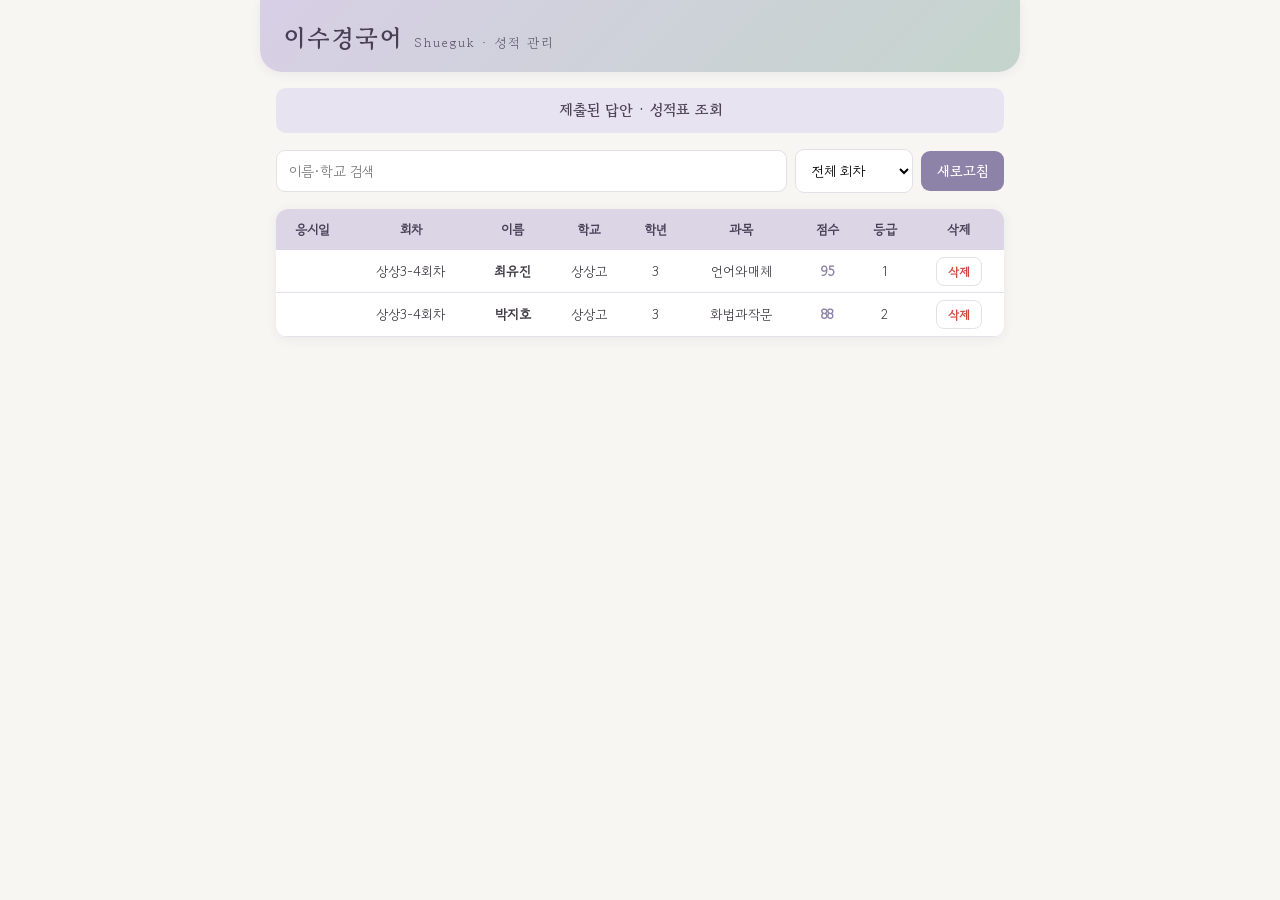
<file: teacher.html>
<!DOCTYPE html>
<html lang="ko">
<head>
<meta charset="utf-8">
<script src="https://coke4497-sys.github.io/shueguk-hub/assets/teacher-gate.js"></script><!-- 교사 로그인 게이트 (허브 로그인 필요, 2026-10-12) -->
<meta name="viewport" content="width=device-width, initial-scale=1">
<title>이수경국어 · 성적 관리</title>
<!-- ※ 2026-08-26부터 성적 관리의 본체는 shueguk-hub 저장소의 omr_teacher.html(정적 페이지)이다.
     앱스스크립트 doGet은 그쪽으로 리다이렉트만 하므로 이 파일은 더 이상 서빙되지 않는다 —
     화면 수정은 hub의 omr_teacher.html에서 할 것. (UI 이식 원본으로 보존) -->
<link rel="preconnect" href="https://fonts.googleapis.com">
<link rel="preconnect" href="https://fonts.gstatic.com" crossorigin>
<link href="https://fonts.googleapis.com/css2?family=Gowun+Batang:wght@400;700&family=Gowun+Dodum&display=swap" rel="stylesheet">
<style>
  :root{
    --sage:#a9c0b4; --sage-d:#7fa08f;
    --lav:#b8b0cc; --lav-d:#8d83a8; --lav-bg:#e8e3f0;
    --ink:#3f3a44; --muted:#8a8590;
    --line:#e4e0e8; --paper:#f7f6f3; --card:#ffffff;
    --head:#cdd9e0; --head2:#dcd5e6;
    --ok:#1b8a3a; --ok-bg:#e3f2e8; --bad:#d0473f; --bar:#9b8fb5;
    --shadow:0 2px 12px rgba(63,58,68,.07);
  }
  *{box-sizing:border-box;}
  body{ font-family:'Gowun Dodum',-apple-system,sans-serif; background:var(--paper); color:var(--ink);
    max-width:760px; margin:0 auto; padding:0 0 50px; line-height:1.5; }
  .brand{ background:linear-gradient(135deg,#d8cfe6 0%,#c4d4cc 100%);
    padding:20px 24px 16px; border-radius:0 0 22px 22px; box-shadow:var(--shadow);
    display:flex; align-items:baseline; gap:12px; }
  .brand .name{ font-family:'Gowun Batang',serif; font-weight:700; font-size:24px; letter-spacing:2px; color:#473f55; }
  .brand .sub{ font-family:'Gowun Batang',serif; font-size:13px; color:#5d5568; letter-spacing:2px; }
  .title-bar{ background:var(--lav-bg); margin:16px; padding:11px 18px; border-radius:10px;
    font-family:'Gowun Batang',serif; font-size:15px; font-weight:700; color:#4a4356; text-align:center; }

  /* 필터바 */
  .filter{ margin:16px; display:flex; gap:8px; flex-wrap:wrap; align-items:center; }
  .filter input, .filter select{ padding:10px 12px; border:1.5px solid var(--line); border-radius:9px;
    font-size:14px; font-family:inherit; background:#fff; }
  .filter input{ flex:1; min-width:140px; }
  .filter button{ padding:10px 16px; border:none; border-radius:9px; background:var(--lav-d); color:#fff;
    font-family:'Gowun Batang',serif; font-weight:700; font-size:14px; cursor:pointer; }

  /* 목록 테이블 */
  .list-wrap{ margin:16px; background:var(--card); border-radius:12px; box-shadow:var(--shadow); overflow-x:auto; }
  table.list{ width:100%; border-collapse:collapse; }
  table.list th{ background:var(--head2); color:#473f55; font-size:13px; padding:11px 8px; white-space:nowrap; }
  table.list td{ padding:11px 8px; font-size:13.5px; text-align:center; border-bottom:1px solid var(--line); white-space:nowrap; }
  table.list tr.r{ cursor:pointer; }
  table.list tr.r:hover{ background:var(--lav-bg); }
  table.list .nm{ font-weight:700; color:var(--ink); }
  table.list .sc{ color:var(--lav-d); font-weight:700; }
  .empty{ padding:40px; text-align:center; color:var(--muted); font-size:14px; }
  .loading{ padding:30px; text-align:center; color:var(--muted); }

  /* 중복 제출 표시 + 삭제 버튼 */
  .dup{ display:inline-block; font-size:11px; font-weight:700; background:#fcebea; color:var(--bad);
    border-radius:20px; padding:1px 8px; margin-left:5px; vertical-align:1px; }
  table.list td.delc{ padding:6px 8px; }
  .del-btn{ border:1.5px solid var(--line); background:#fff; color:var(--bad); font-family:inherit;
    font-size:12px; font-weight:700; padding:5px 11px; border-radius:8px; cursor:pointer; }
  .del-btn:hover{ background:#fcebea; border-color:#e8b6b2; }
  .del-btn:disabled{ opacity:.5; cursor:default; }

  /* 성적표 (학생용과 동일) */
  #report{ display:none; margin-top:8px; }
  #report .back{ margin:16px; }
  #report .back button{ padding:9px 16px; border:1.5px solid var(--lav); background:#fff; color:var(--lav-d);
    border-radius:9px; font-family:'Gowun Batang',serif; font-weight:700; cursor:pointer; font-size:14px; }
  #report .rbrand{ background:linear-gradient(135deg,#d8cfe6 0%,#c4d4cc 100%);
    padding:22px; display:flex; align-items:center; justify-content:space-between; border-radius:14px; box-shadow:var(--shadow); margin:16px; }
  #report .rbrand .name{ font-family:'Gowun Batang',serif; font-weight:700; font-size:24px; letter-spacing:2px; color:#473f55; }
  #report .rbrand .sub{ font-family:'Gowun Batang',serif; font-size:13px; color:#5d5568; letter-spacing:2px; margin-top:4px; }
  #report .rbrand .logo{ width:54px;height:54px;border-radius:50%;background:rgba(255,255,255,.55);
    display:flex;align-items:center;justify-content:center;font-family:'Gowun Batang',serif;font-size:11px;color:#6b6280; }
  #report .tbar{ background:#e8e3f0; margin:16px; padding:11px 18px; border-radius:10px;
    font-family:'Gowun Batang',serif; font-size:15px; font-weight:700; color:#4a4356; text-align:center; }
  #report section{ margin:16px; }
  #report h2{ font-family:'Gowun Batang',serif; font-size:16px; margin:0 0 10px; display:flex; align-items:center; gap:8px; }
  #report h2::before{ content:""; width:9px;height:9px;border-radius:2px;background:var(--lav); }
  #report table.rt{ width:100%; border-collapse:collapse; background:#fff; border-radius:10px; overflow:hidden; box-shadow:var(--shadow); }
  #report table.rt th,#report table.rt td{ padding:11px 8px; text-align:center; font-size:14px; }
  #report .info th{ background:#cdd9e0; color:#3c4a52; font-weight:700; }
  #report .info td{ background:#efeef1; }
  #report .score th{ background:#cdd9e0; color:#3c4a52; }
  #report .score td{ background:#efeef1; font-size:15px; }
  #report .score .big{ font-family:'Gowun Batang',serif; font-size:22px; font-weight:700; color:var(--lav-d); }
  #report table.areatbl th{ background:#dcd5e6; color:#473f55; font-size:13px; padding:9px 6px; }
  #report table.areatbl td{ padding:9px 6px; font-size:13.5px; border-bottom:1px solid var(--line); white-space:nowrap; }
  #report table.areatbl td.areaname{ text-align:left; padding-left:14px; }
  #report table.areatbl .cat{ color:var(--muted); font-size:12px; font-weight:700; }
  #report table.areatbl .hit{ color:var(--lav-d); font-weight:700; }
  #report table.areatbl tr.total td{ background:#efeef1; font-weight:700; }
  #report .chart{ background:#fff; border-radius:10px; box-shadow:var(--shadow); padding:14px 10px 8px; margin-top:14px; }
  #report .grid-wrap{ overflow-x:auto; background:#fff; border-radius:10px; box-shadow:var(--shadow); padding:4px; }
  #report table.scoretbl{ min-width:480px; border-collapse:collapse; }
  #report table.scoretbl th,#report table.scoretbl td{ padding:7px 5px; font-size:12.5px; border:1px solid #eee; text-align:center; }
  #report .rowlabel{ background:#dcd5e6; color:#473f55; font-weight:700; white-space:nowrap; font-size:12px; }
  #report .qn{ background:#e8e3f0; font-weight:700; color:#4a4356; }
  #report td.o{ color:var(--ok); font-weight:700; }
  #report td.x{ color:var(--bad); font-weight:700; background:#fcebea; }
  #report .legend{ font-size:12px; color:var(--muted); margin-top:8px; text-align:right; }
  .toast{ position:fixed; bottom:24px; left:50%; transform:translateX(-50%) translateY(20px);
    background:var(--ink); color:#fff; padding:11px 22px; border-radius:99px; font-size:13px;
    opacity:0; transition:all .25s; pointer-events:none; z-index:50; }
  .toast.show{ opacity:1; transform:translateX(-50%) translateY(0); }
</style>
</head>
<body>

<div class="brand">
  <span class="name">이수경국어</span><span class="sub">Shueguk · 성적 관리</span>
</div>
<div class="title-bar">제출된 답안 · 성적표 조회</div>

<!-- 목록 화면 -->
<div id="listView">
  <div class="filter">
    <input type="text" id="q" placeholder="이름·학교 검색" oninput="applyFilter()">
    <select id="fExam" onchange="applyFilter()"><option value="">전체 회차</option></select>
    <button onclick="reload()">새로고침</button>
  </div>
  <div class="list-wrap">
    <div class="loading" id="loading">불러오는 중…</div>
    <table class="list" id="listTbl" style="display:none;">
      <thead><tr><th>응시일</th><th>회차</th><th>이름</th><th>학교</th><th>학년</th><th>과목</th><th>점수</th><th>등급</th><th>삭제</th></tr></thead>
      <tbody id="listBody"></tbody>
    </table>
    <div class="empty" id="empty" style="display:none;">제출된 답안이 없습니다.</div>
  </div>
</div>

<!-- 성적표 화면 -->
<div id="report"></div>

<div class="toast" id="toast"></div>

<script>
  let ALL=[];    // 전체 응답 목록
  let VIEW=[];   // 현재 필터로 표시 중인 목록 (삭제 버튼 인덱스용)
  const SERVER_PW='sh';

  function toast(m){ const t=document.getElementById('toast'); t.textContent=m; t.classList.add('show');
    clearTimeout(t._t); t._t=setTimeout(()=>t.classList.remove('show'),2200); }

  // 진단 메시지 표시 안 함 (운영용)
  function diag(msg){ /* no-op */ }

  // 응시일을 한국 시간 기준 'M월 d일'로 간결하게
  function fmtDate(v){
    if(!v) return '';
    if(/[월일]/.test(v)) return v;                 // 이미 'M월 d일' 형식이면 그대로
    const d = new Date(v);
    if(isNaN(d.getTime())) return v;               // 날짜로 못 읽으면 원본 그대로
    return d.toLocaleDateString('ko-KR', { timeZone:'Asia/Seoul', month:'long', day:'numeric' });
  }

  // 제출시각을 한국 시간 기준 'M월 d일 H시 m분'으로
  function fmtDateTime(v){
    if(!v) return '';
    const d = new Date(v);
    if(isNaN(d.getTime())) return v;
    const parts = new Intl.DateTimeFormat('en-US', {
      timeZone:'Asia/Seoul', month:'numeric', day:'numeric',
      hour:'numeric', minute:'2-digit', hour12:false
    }).formatToParts(d);
    const get = t => (parts.find(p=>p.type===t)||{}).value || '';
    return `${get('month')}월 ${get('day')}일 ${get('hour')}시 ${get('minute')}분`;
  }

  // 목록 불러오기
  function reload(){
    document.getElementById('loading').style.display='block';
    document.getElementById('listTbl').style.display='none';
    document.getElementById('empty').style.display='none';

    const hasGoogle = !!(window.google && google.script && google.script.run);

    if(hasGoogle){
      google.script.run
        .withSuccessHandler(function(res){
          if(res && res.ok){
            onList(res.list || []);
          }else{
            toast('목록 오류: ' + (res && res.error ? res.error : '알 수 없음'));
            document.getElementById('loading').style.display='none';
          }
        })
        .withFailureHandler(function(e){
          toast('서버 통신 오류: ' + (e && e.message ? e.message : e));
          document.getElementById('loading').style.display='none';
        })
        .getResponses();
    }else{
      toast('이 화면은 웹앱(script.google.com)에서 열어야 합니다.');
      onList([
        {row:2,examDate:'5월 28일',examName:'상상3-4회차',name:'최유진',school:'상상고',grade:'3',subject:'언어와매체',got:95,gradeLevel:'1'},
        {row:3,examDate:'5월 28일',examName:'상상3-4회차',name:'박지호',school:'상상고',grade:'3',subject:'화법과작문',got:88,gradeLevel:'2'},
      ]);
    }
  }
  function onList(list){
    ALL=list||[];
    const exams=[...new Set(ALL.map(r=>r.examName))];
    const sel=document.getElementById('fExam');
    sel.innerHTML='<option value="">전체 회차</option>'+exams.map(e=>`<option value="${e}">${e}</option>`).join('');
    document.getElementById('loading').style.display='none';
    applyFilter();
  }
  function applyFilter(){
    const q=document.getElementById('q').value.trim();
    const ex=document.getElementById('fExam').value;
    let rows=ALL.filter(r=>(!ex||r.examName===ex)&&(!q||(r.name||'').includes(q)||(r.school||'').includes(q)));
    const tbl=document.getElementById('listTbl'), body=document.getElementById('listBody'), empty=document.getElementById('empty');
    if(!rows.length){ tbl.style.display='none'; empty.style.display='block'; VIEW=[]; return; }
    empty.style.display='none'; tbl.style.display='table';
    VIEW=rows;
    // 같은 학생(이름+학교)·같은 회차의 제출이 2건 이상이면 '중복' 표시
    const dup={};
    ALL.forEach(r=>{ const k=(r.name||'')+'|'+(r.school||'')+'|'+(r.examName||''); dup[k]=(dup[k]||0)+1; });
    body.innerHTML=rows.map((r,i)=>{
      const k=(r.name||'')+'|'+(r.school||'')+'|'+(r.examName||'');
      const dupTag = dup[k]>1 ? '<span class="dup">중복</span>' : '';
      return `<tr class="r" onclick="openReport(${r.row})">
      <td>${fmtDateTime(r.submittedAt)}</td><td>${r.examName||''}</td><td class="nm">${r.name||''}${dupTag}</td>
      <td>${r.school||''}</td><td>${r.grade||''}</td><td>${r.subject||''}</td>
      <td class="sc">${r.got}</td><td>${r.gradeLevel||''}</td>
      <td class="delc"><button type="button" class="del-btn" onclick="delRow(event,${i})">삭제</button></td></tr>`;
    }).join('');
  }

  // 제출 삭제 (중복 제출 정리) — 행 번호 + 이름·제출시각을 대조해 안전하게 삭제
  function delRow(ev,i){
    ev.stopPropagation();   // 행 클릭(성적표 열기)로 번지지 않게
    const r=VIEW[i]; if(!r) return;
    if(!confirm(`${r.name} · ${r.examName} · ${fmtDateTime(r.submittedAt)} 제출을 삭제할까요?\n시트에서 해당 행이 지워지며 되돌릴 수 없어요.`)) return;
    const btn=ev.target; btn.disabled=true; btn.textContent='삭제 중…';
    if(!(window.google && google.script && google.script.run)){
      toast('웹앱(script.google.com)에서만 삭제할 수 있습니다');
      btn.disabled=false; btn.textContent='삭제'; return;
    }
    google.script.run
      .withSuccessHandler(function(res){
        if(res && res.result==='success'){ toast('삭제했습니다'); reload(); }
        else if(res && res.message==='stale'){ toast('목록이 최신이 아니에요 — 새로 불러옵니다'); reload(); }
        else{ toast('삭제 실패: '+((res&&res.message)||'알 수 없음')); btn.disabled=false; btn.textContent='삭제'; }
      })
      .withFailureHandler(function(e){
        toast('삭제 실패: '+(e&&e.message?e.message:e));
        btn.disabled=false; btn.textContent='삭제';
      })
      .deleteResponseRun(SERVER_PW, r.row, r.name, String(r.submittedAt||''));
  }

  // 성적표 열기
  function openReport(row){
    if(window.google && google.script && google.script.run){
      toast('성적표 불러오는 중…');
      google.script.run
        .withSuccessHandler(function(jsonStr){
          let res;
          try{ res = JSON.parse(jsonStr); }
          catch(e){ toast('성적표 데이터 오류'); return; }
          if(res && res.ok){ renderReport(res); }
          else{ toast('성적표 오류: ' + (res && res.error ? res.error : '알 수 없음')); }
        })
        .withFailureHandler(function(e){ toast('성적표를 불러오지 못했습니다: ' + (e&&e.message?e.message:e)); })
        .getReportByRow(row);
    }else{
      toast('데모 환경에서는 성적표 조회가 제한됩니다');
    }
  }

  /* ─── 성적표 렌더링 (학생용과 동일) ─── */
  function renderReport(res){
    const st=res.student, exam=res.exam, r=res.result;
    const catCount={}; r.areas.forEach(a=>catCount[a.cat]=(catCount[a.cat]||0)+1);
    const catSeen={}; let areaRows='';
    r.areas.forEach(a=>{ const first=!catSeen[a.cat]; catSeen[a.cat]=true;
      areaRows+=`<tr>${first?`<td class="cat" rowspan="${catCount[a.cat]}">${a.cat}</td>`:''}
        <td class="areaname">${a.name}</td><td>${a.full}</td><td class="hit">${a.score}</td><td>${a.rate}</td></tr>`; });
    function block(s,e){
      let qn='<tr><td class="rowlabel">문항</td>',an='<tr><td class="rowlabel">정답</td>',
          my='<tr><td class="rowlabel">학생답안</td>',ox='<tr><td class="rowlabel">정오</td>';
      for(let q=s;q<=e;q++){ const d=r.detail[q];
        qn+=`<td class="qn">${q}</td>`; an+=`<td>${d.ans}</td>`;
        my+=`<td class="${d.ok?'':'x'}">${d.mine}</td>`; ox+=`<td class="${d.ok?'o':'x'}">${d.ok?d.pt:0}</td>`; }
      return `<table class="scoretbl">${qn}</tr>${an}</tr>${my}</tr>${ox}</tr></table>`;
    }
    const PLOT=160;
    const bars=r.areas.map(a=>`<div style="flex:1;display:flex;flex-direction:column;align-items:center;justify-content:flex-end;height:100%;">
      <div style="font-size:11px;color:var(--muted);margin-bottom:3px;">${a.rate}</div>
      <div style="width:58%;height:${a.rate/100*PLOT}px;background:var(--bar);border-radius:3px 3px 0 0;"></div></div>`).join('');
    const labels=r.areas.map(a=>`<div style="flex:1;text-align:center;font-size:10.5px;color:var(--ink);line-height:1.2;word-break:keep-all;padding:0 2px;">${a.name}</div>`).join('');
    const chart=`<div style="display:flex;align-items:flex-end;gap:4px;height:${PLOT+20}px;border-bottom:1.5px solid var(--line);padding:0 6px;">${bars}</div>
      <div style="display:flex;gap:4px;padding:7px 6px 0;">${labels}</div>`;

    document.getElementById('report').innerHTML=`
      <div class="back"><button onclick="closeReport()">← 목록으로</button></div>
      <div class="rbrand"><div><div class="name">이수경국어</div><div class="sub">Shueguk</div></div><div class="logo">Shueguk</div></div>
      <div class="tbar">2026 주간 모의고사 성적표 · ${exam.code}</div>
      <section><h2>1. 학생정보</h2>
        <table class="rt info"><tr><th>성명</th><th>학교</th><th>학년</th><th>선택과목</th><th>응시일</th></tr>
        <tr><td>${st.name}</td><td>${st.school}</td><td>${st.grade}</td><td>${exam.subject}</td><td>${fmtDate(st.examDate)}</td></tr></table></section>
      <section><h2>2. 성적</h2>
        <table class="rt score"><tr><th>점수(100점 만점)</th><th>등급</th><th>등급컷</th></tr>
        <tr><td class="big">${r.got}</td><td class="big">${r.grade}</td><td>${exam.cuts.join('-')}</td></tr></table></section>
      <section><h2>3. 영역분류별 성취도 분석</h2>
        <table class="rt areatbl"><tr><th>분류</th><th>영역</th><th>배점</th><th>득점</th><th>성취도(%)</th></tr>
        ${areaRows}
        <tr class="total"><td colspan="2">합계</td><td>${r.total}</td><td>${r.got}</td><td>${Math.round(r.got/r.total*100)}</td></tr></table>
        <div class="chart">${chart}</div></section>
      <section><h2>4. 문항 채점표</h2>
        <div class="grid-wrap">${block(1,15)}${block(16,30)}${block(31,45)}</div>
        <div class="legend">정오 칸의 숫자 = 획득 배점 · 0 = 오답</div></section>`;
    document.getElementById('listView').style.display='none';
    document.getElementById('report').style.display='block';
    window.scrollTo(0,0);
  }
  function closeReport(){
    document.getElementById('report').style.display='none';
    document.getElementById('listView').style.display='block';
    window.scrollTo(0,0);
  }

  reload();  // 시작 시 목록 로드
</script>
</body>
</html>
</file>
<file: fonts.css>
/* 이수경국어 — 고운 바탕 / 고운 돋움 셀프호스트 폰트
   구글 폰트에 접속할 수 없는 환경에서도 항상 동일한 글꼴로 표시됩니다.
   라틴(영문·숫자·기호)과 한글 서브셋을 unicode-range 로 나눠 불러옵니다. */

/* ── Gowun Batang 400 ── */
@font-face{font-family:'Gowun Batang';font-style:normal;font-weight:400;font-display:swap;
  src:url(fonts/gowun-batang-latin-400.woff2) format('woff2');
  unicode-range:U+0000-00FF,U+0131,U+0152-0153,U+02BB-02BC,U+02C6,U+02DA,U+02DC,U+2000-206F,U+2074,U+20AC,U+2122,U+2191,U+2193,U+2212,U+2215,U+FEFF,U+FFFD;}
@font-face{font-family:'Gowun Batang';font-style:normal;font-weight:400;font-display:swap;
  src:url(fonts/gowun-batang-korean-400.woff2) format('woff2');
  unicode-range:U+1100-11FF,U+3001-3003,U+3008-3011,U+3013,U+3131-318E,U+3200-321E,U+3260-327E,U+A960-A97F,U+AC00-D7A3,U+D7B0-D7FB,U+FF01-FFEE;}

/* ── Gowun Batang 700 ── */
@font-face{font-family:'Gowun Batang';font-style:normal;font-weight:700;font-display:swap;
  src:url(fonts/gowun-batang-latin-700.woff2) format('woff2');
  unicode-range:U+0000-00FF,U+0131,U+0152-0153,U+02BB-02BC,U+02C6,U+02DA,U+02DC,U+2000-206F,U+2074,U+20AC,U+2122,U+2191,U+2193,U+2212,U+2215,U+FEFF,U+FFFD;}
@font-face{font-family:'Gowun Batang';font-style:normal;font-weight:700;font-display:swap;
  src:url(fonts/gowun-batang-korean-700.woff2) format('woff2');
  unicode-range:U+1100-11FF,U+3001-3003,U+3008-3011,U+3013,U+3131-318E,U+3200-321E,U+3260-327E,U+A960-A97F,U+AC00-D7A3,U+D7B0-D7FB,U+FF01-FFEE;}

/* ── Gowun Dodum 400 ── */
@font-face{font-family:'Gowun Dodum';font-style:normal;font-weight:400;font-display:swap;
  src:url(fonts/gowun-dodum-latin-400.woff2) format('woff2');
  unicode-range:U+0000-00FF,U+0131,U+0152-0153,U+02BB-02BC,U+02C6,U+02DA,U+02DC,U+2000-206F,U+2074,U+20AC,U+2122,U+2191,U+2193,U+2212,U+2215,U+FEFF,U+FFFD;}
@font-face{font-family:'Gowun Dodum';font-style:normal;font-weight:400;font-display:swap;
  src:url(fonts/gowun-dodum-korean-400.woff2) format('woff2');
  unicode-range:U+1100-11FF,U+3001-3003,U+3008-3011,U+3013,U+3131-318E,U+3200-321E,U+3260-327E,U+A960-A97F,U+AC00-D7A3,U+D7B0-D7FB,U+FF01-FFEE;}
</file>
